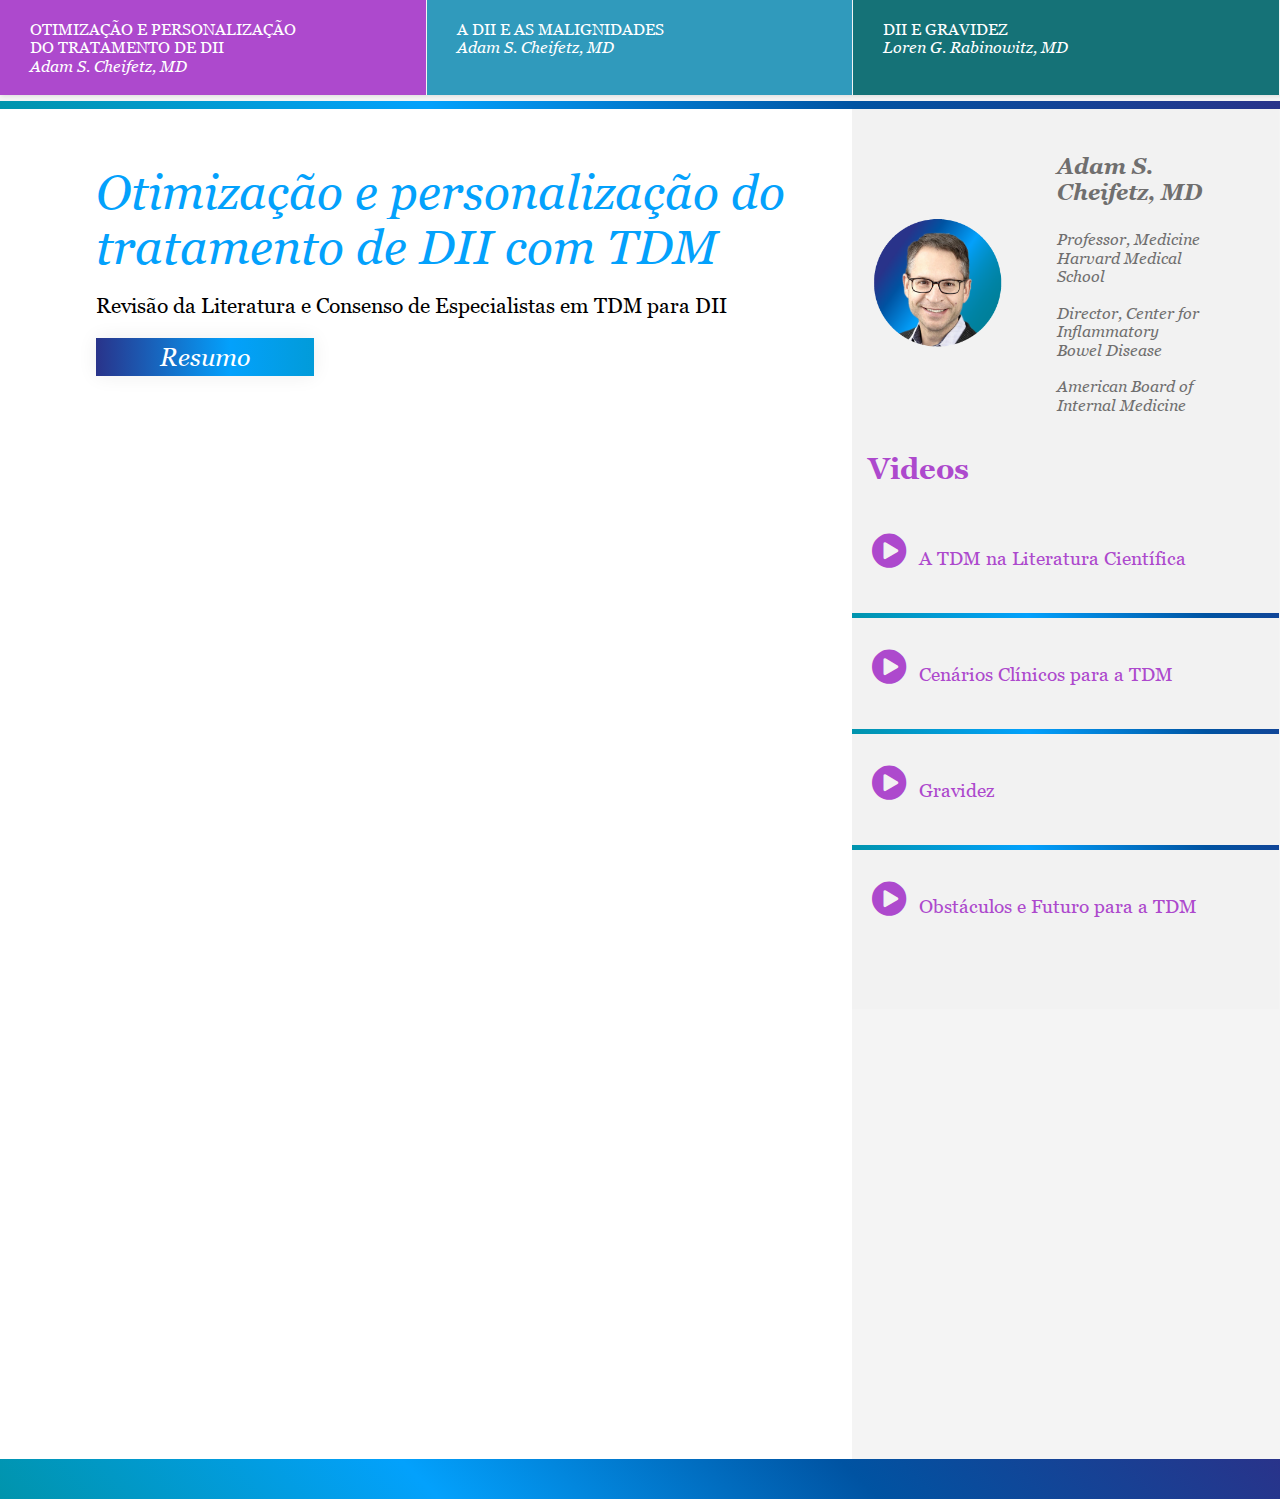
<file: index.html>
<!DOCTYPE html>
<html lang="en" >
<head>
  <meta charset="UTF-8">
  <meta http-equiv="X-UA-Compatible" content="IE=edge">
  <meta name="viewport" content="width=device-width, initial-scale=1.0">
  <meta name="keywords" content=" " />
  <!-- title -->
  <title>Otimização e personalização do tratamento de DII com TDM</title>

  <!-- Link css file -->
    <!-- Reset de Eric Meyer -->
    <!--<link rel="stylesheet" href="reset.css" type="text/css" />-->
    <link rel="stylesheet" href="assets/css/normalize.css" type="text/css" />
    <link rel="stylesheet" href="assets/css/style.css">

  <!-- Fonts -->
    <link rel="stylesheet" media="screen" href="assets/fonts/font-awesome/css/font-awesome.min.css" type="text/css" >
    <link rel="stylesheet" media="screen" href="assets/fonts/roboto/stylesheet-roboto.css" type="text/css"/>
    <link rel="stylesheet" media="screen" href="assets/fonts/georgia/stylesheet-georgia.css" type="text/css"/>


</head>
<body>
<!-- partial:index.partial.html -->
<header class="header">
  <a href="" class="title-responsive">Menu</a>
  <input class="menu-btn" type="checkbox" id="menu-btn" />
  <label class="menu-icon" for="menu-btn"><span class="navicon"></span></label>
  <ul class="menu">
    <li class="square-1"><a class="btn-txt active" href="index.html">INÍCIO<br><br></a></li>
    <li class="square-2"><a class="btn-txt" href="optimizing.html">RESUMO<br><br></a></li>
    <li class="square-3"><a class="btn-txt" href="cheifetz-1.html">OTIMIZAÇÃO E PERSONALIZAÇÃO<br>
                                                 DO TRATAMENTO DE DII<br>
                                                 <span style="font-style: italic;">Adam S. Cheifetz, MD</span></a></li>
    <li class="square-4"><a class="btn-txt" href="cheifetz-2.html">A DII E AS MALIGNIDADES<br>
                                                 <span style="font-style: italic;">Adam S. Cheifetz, MD</span><br><br></a></li>
    <li class="square-5"><a class="btn-txt" href="rabinowitz.html">DII E GRAVIDEZ<br>
                                                 <span style="font-style: italic;">Loren G. Rabinowitz, MD</span><br><br></a></li>
    <li class="square-6"><a class="btn-txt" href="video-1.html">VIDEOS<br><br></a></li>
                                                 
  </ul>
</header>
<!-- partial -->

    <!-- Main content -->
<div class="wrapper-1">
    <section class="container-fluid sect1">

      <div class="line1"></div>

        <div id="contents" class="side-left cont-mobile">

          <div class="cont2">

                <h1 class="title1">Otimização e personalização do <br>tratamento de DII com TDM</h1>
                <p class="txt2">Revisão da Literatura e Consenso de Especialistas em TDM para DII</p>
                <div class="container-btn btn-mobile">
                   <a class="btn btn-1" href="optimizing.html">Resumo
                   </a>
                </div>
                
          </div>    
        </div><!-- end contents -->

        <div id="sidebar">

                  <div class="griding-grid-two">
                      <div class="griding-grid-holder-3">
                         <div class="griding-wrapper-3"><img src="assets/img/acheifetz.png" alt="Cheifetz image"></div>
                      </div>
                        <div class="griding-grid-holder-2 bio">
                          <div class="griding-wrapper-2">
                              <p class="cv-cheifetz"><span class="name">Adam S. Cheifetz, MD</span>
                                  <span class="txt1">Professor, Medicine<br>
                                  Harvard Medical School<br><br>
                                  Director, Center for Inflammatory<br> 
                                  Bowel Disease<br><br>
                                  American Board of Internal Medicine</span>
                              </p>
                          </div>
                        </div>
                  </div>

                  <div class="griding-space-1"></div>
            
                  <div class="video-menu">
                    
                      <div class="griding-grid-one">
                        <h2 class="title6">Videos</h2>
                     </div>

                      <div class="griding-grid-one">
                          <div class="griding-grid-holder-2">
                            <div class="griding-wrapper-2 ">
                              <a class="video-btn" href="video-1.html">
                                <span class="video-title"><i class="fa fa-play-circle" aria-hidden="true"></i> A TDM na Literatura Científica</span>
                                </p>
                              </a>
                            </div>
                          </div>
                      </div>

                      <div class="line2"></div>

                      <div class="griding-grid-one">
                          <div class="griding-grid-holder-2">
                            <div class="griding-wrapper-2 ">
                              <a class="video-btn" href="video-2.html">
                                <span class="video-title"><i class="fa fa-play-circle" aria-hidden="true"></i> Cenários Clínicos para a TDM</span>
                              </a>
                            </div>
                          </div>
                      </div>

                      <div class="line2"></div>

                      <div class="griding-grid-one">
                          <div class="griding-grid-holder-2">
                            <div class="griding-wrapper-2 ">
                              <a class="video-btn" href="video-3.html">
                                <span class="video-title"><i class="fa fa-play-circle" aria-hidden="true"></i> Gravidez</span>
                              </a>
                            </div>
                          </div>
                      </div>

                      <div class="line2"></div>

                      <div class="griding-grid-one">
                          <div class="griding-grid-holder-2">
                            <div class="griding-wrapper-2 ">
                              <a class="video-btn" href="video-4.html">
                                <span class="video-title"><i class="fa fa-play-circle" aria-hidden="true"></i> Obstáculos e Futuro para a TDM</span>
                              </a>
                            </div>
                          </div>
                      </div>

                  </div><!-- end video-menu -->
           
        </div> <!-- end sidebar -->
    </section>
</div><!-- end wrapper-1 -->

<footer class="footer"> 
</footer>
  
</body>
</html>
</file>
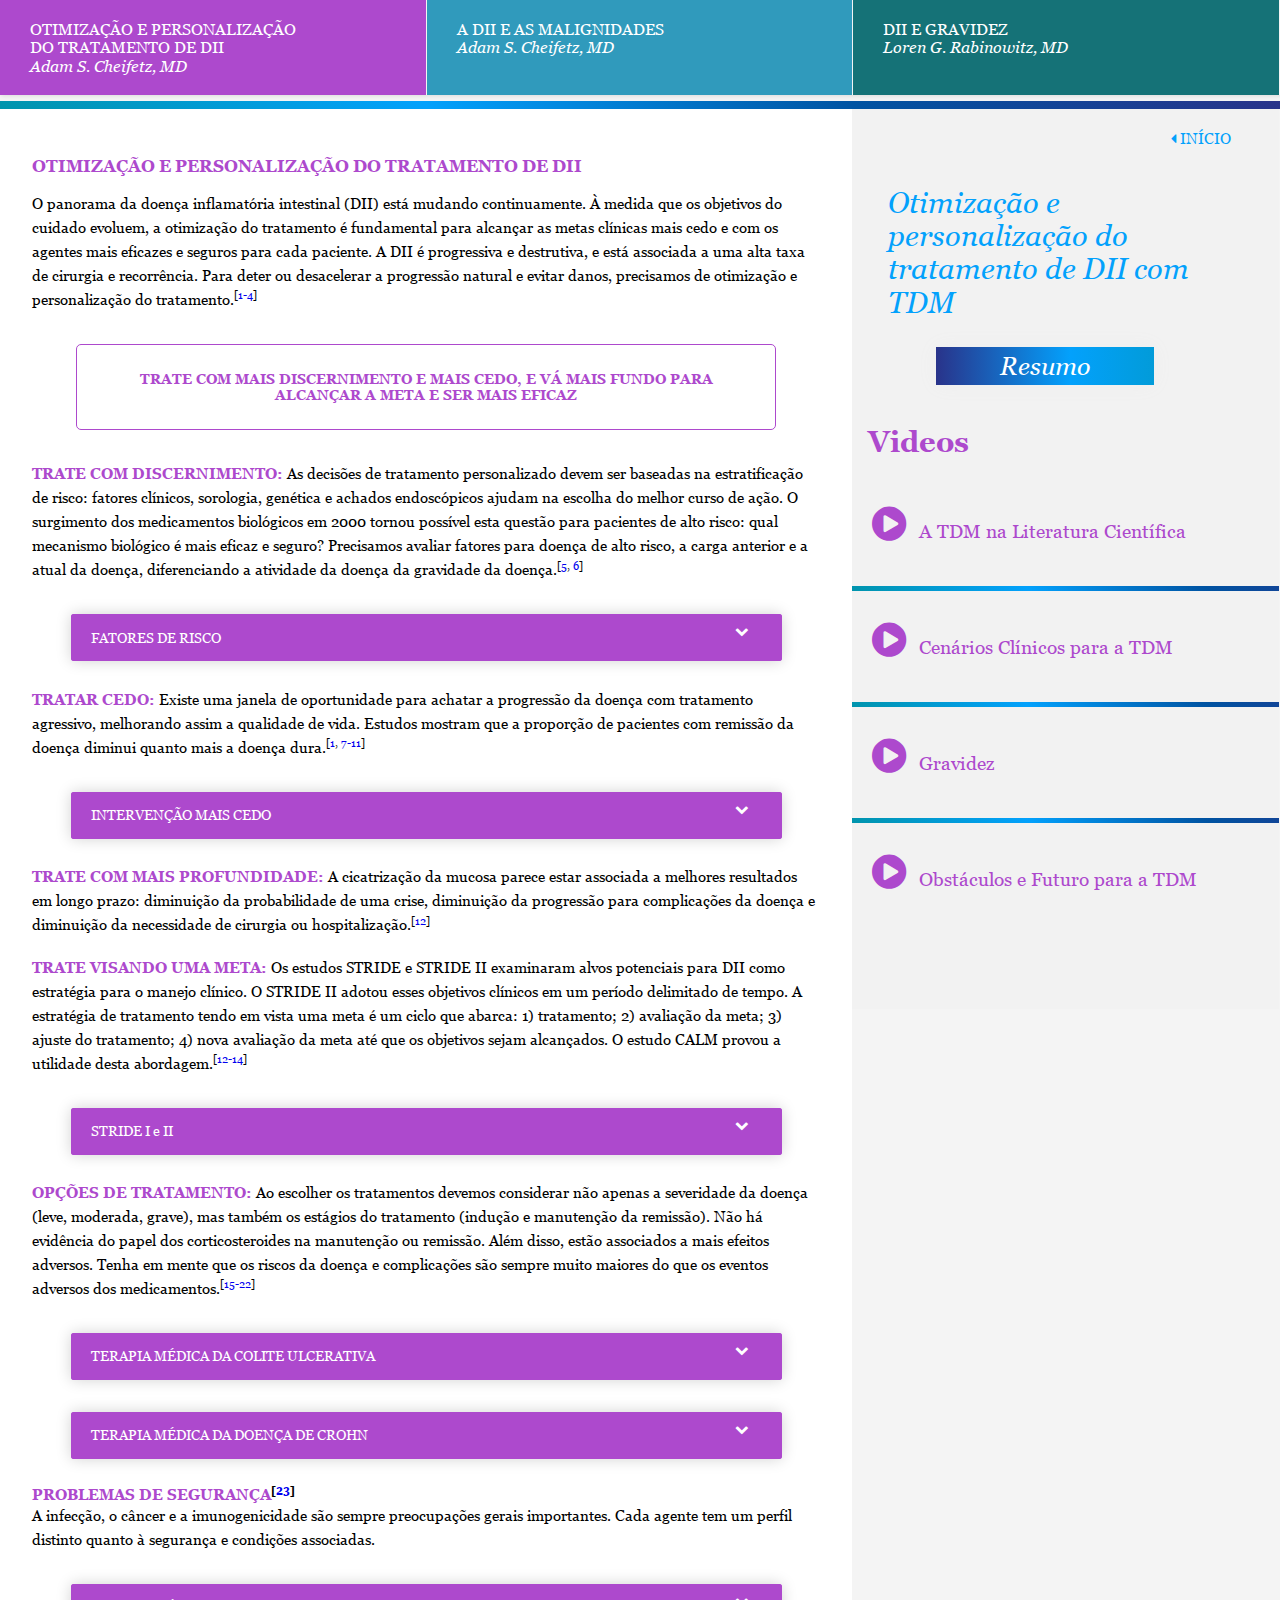
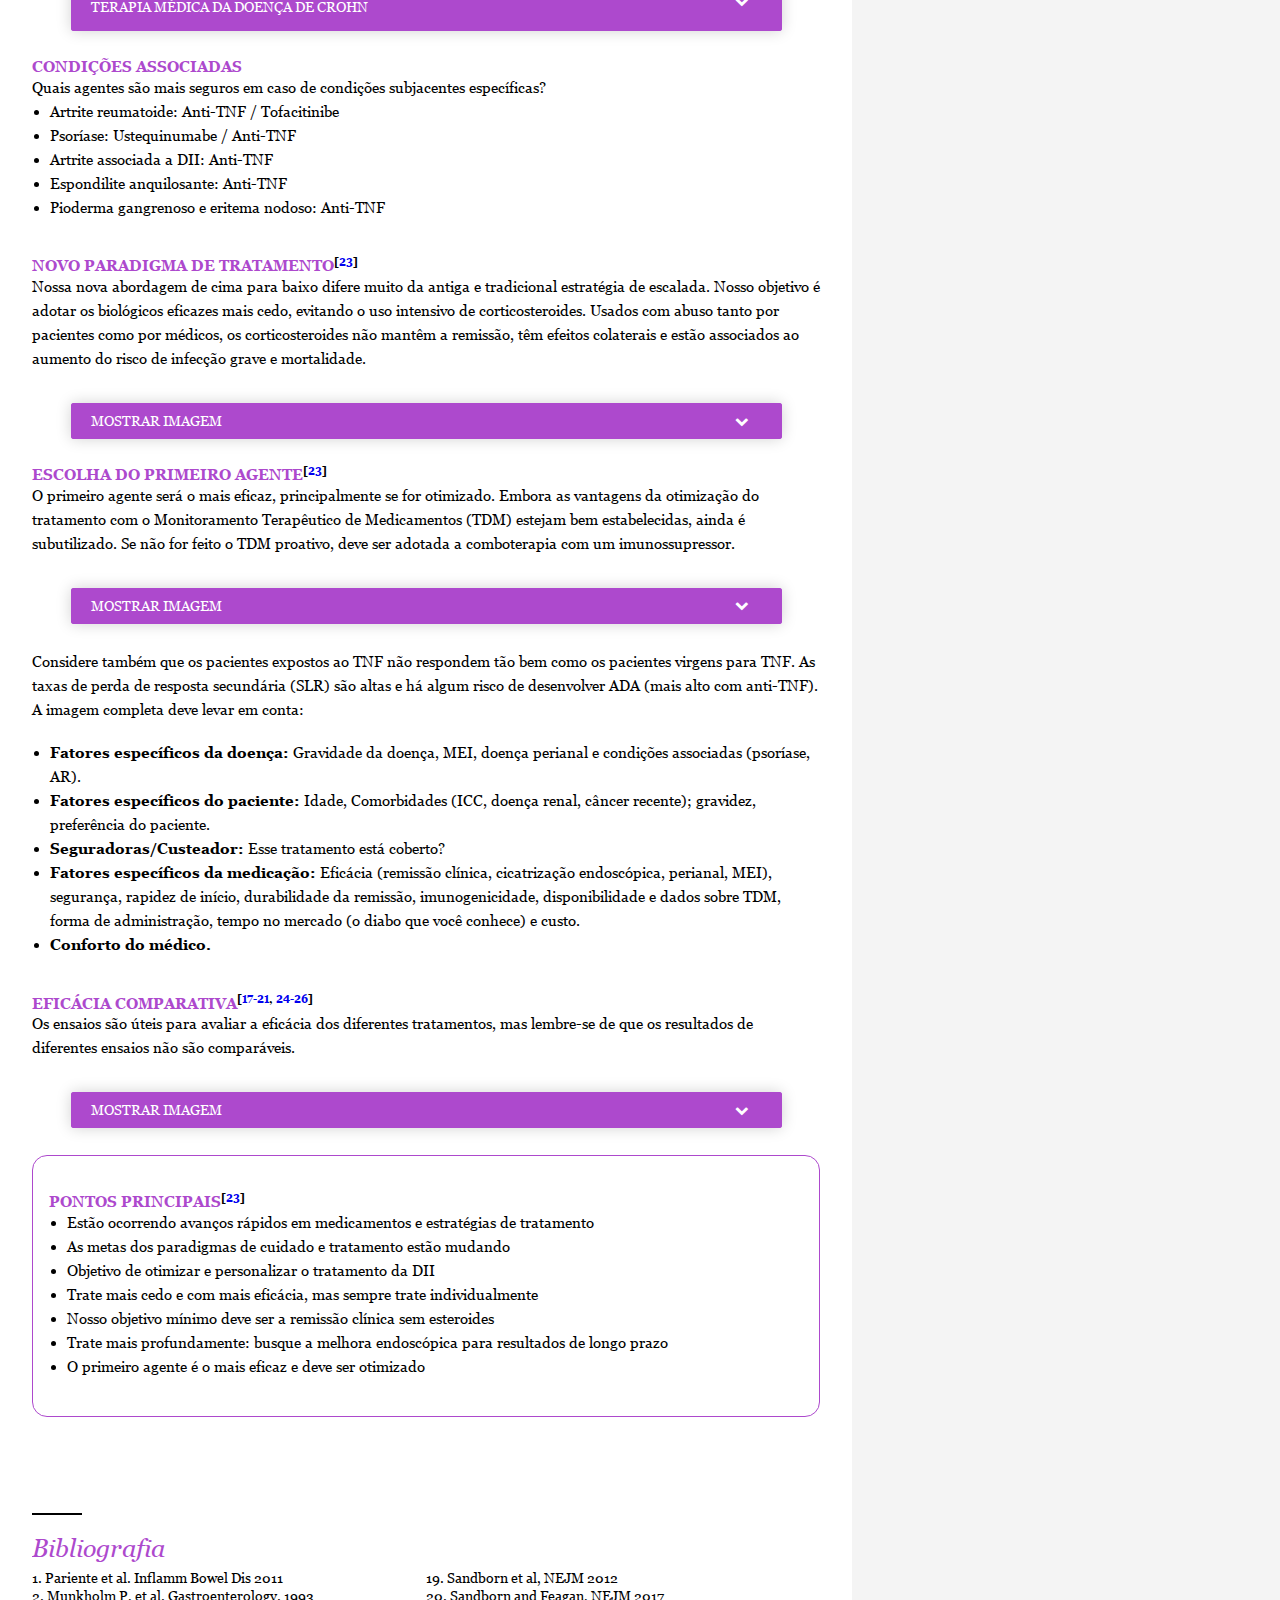
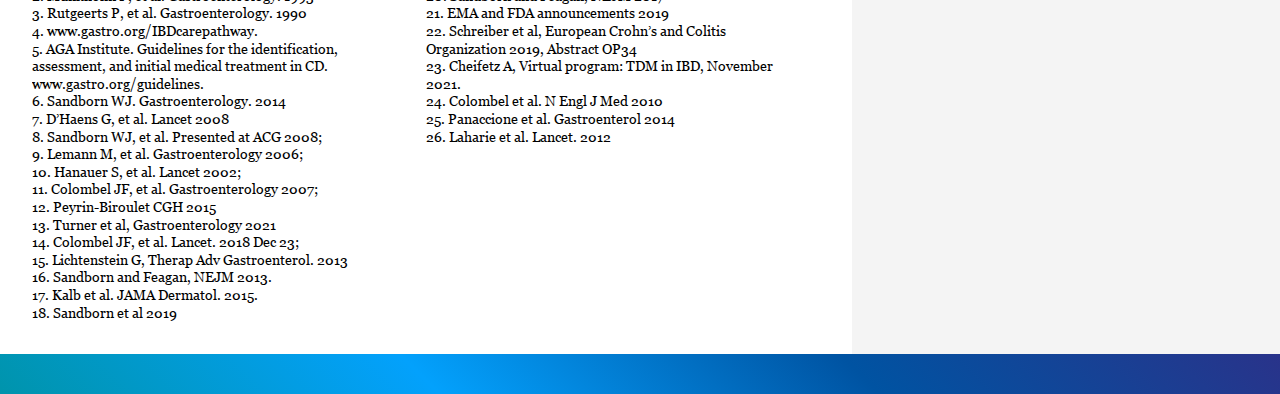
<file: cheifetz-1.html>
<!DOCTYPE html>
<html lang="en" >
<head>
  <meta charset="UTF-8">
  <meta http-equiv="X-UA-Compatible" content="IE=edge">
  <meta name="viewport" content="width=device-width, initial-scale=1.0">
  <meta name="keywords" content=" " />
  <!-- title -->
  <title>Otimização e personalização do tratamento de DII com TDM</title>

  <!-- Link css file -->
    <!-- Reset de Eric Meyer -->
    <!--<link rel="stylesheet" href="reset.css" type="text/css" />-->
    <link rel="stylesheet" href="assets/css/normalize.css" type="text/css" />
    <link rel="stylesheet" href="assets/css/style.css">

  <!-- Fonts -->
  <link rel="stylesheet" media="screen" href="assets/fonts/font-awesome/css/font-awesome.min.css" type="text/css" >
  <link rel="stylesheet" media="screen" href="assets/fonts/roboto/stylesheet-roboto.css" type="text/css"/>
  <link rel="stylesheet" media="screen" href="assets/fonts/georgia/stylesheet-georgia.css" type="text/css"/>  

</head>
<body>
<!-- partial:index.partial.html -->
<header class="header">
  <a href="" class="title-responsive">Menu</a>
  <input class="menu-btn" type="checkbox" id="menu-btn" />
  <label class="menu-icon" for="menu-btn"><span class="navicon"></span></label>
  <ul class="menu">
    <li class="square-1"><a class="btn-txt" href="index.html">INÍCIO<br><br></a></li>
    <li class="square-2"><a class="btn-txt" href="optimizing.html">RESUMO<br><br></a></li>
    <li class="square-3"><a class="btn-txt active" href="cheifetz-1.html">OTIMIZAÇÃO E PERSONALIZAÇÃO<br>
                                                 DO TRATAMENTO DE DII<br>
                                                 <span style="font-style: italic;">Adam S. Cheifetz, MD</span></a></li>
    <li class="square-4"><a class="btn-txt" href="cheifetz-2.html">A DII E AS MALIGNIDADES<br>
                                                 <span style="font-style: italic;">Adam S. Cheifetz, MD</span><br><br></a></li>
    <li class="square-5"><a class="btn-txt" href="rabinowitz.html">DII E GRAVIDEZ<br>
                                                 <span style="font-style: italic;">Loren G. Rabinowitz, MD</span><br><br></a></li>
    <li class="square-6"><a class="btn-txt" href="video-1.html">VIDEOS<br><br></a></li>
                                                 
  </ul>
</header>
<!-- partial -->

    <!-- Main content -->
<div class="wrapper-1">
    <section class="container-fluid sect1">
      <div class="line1"></div>

        <div id="contents" class="side-left">

          <h4 class="title4">OTIMIZAÇÃO E PERSONALIZAÇÃO DO TRATAMENTO DE DII</h4>

          <p class="txt-cheif">O panorama da doença inflamatória intestinal (DII) está mudando continuamente. À medida que os objetivos do cuidado evoluem, a otimização do tratamento é fundamental para alcançar as metas clínicas mais cedo e com os agentes mais eficazes e seguros para cada paciente. A DII é progressiva e destrutiva, e está associada a uma alta taxa de cirurgia e recorrência. Para deter ou desacelerar a progressão natural e evitar danos, precisamos de otimização e personalização do tratamento.<sup>[<a href=#biblo-ref-1>1-4</a>]</sup>
          </p>

          <div class="highlight">
            <p class="txt-highlight">TRATE COM MAIS DISCERNIMENTO E MAIS CEDO, E VÁ MAIS FUNDO PARA ALCANÇAR A META E SER MAIS EFICAZ</p>
          </div>


          <span class="title5">TRATE COM DISCERNIMENTO: </span> <span class="txt-cheif">As decisões de tratamento personalizado devem ser baseadas na estratificação de risco: fatores clínicos, sorologia, genética e achados endoscópicos ajudam na escolha do melhor curso de ação. O surgimento dos medicamentos biológicos em 2000 tornou possível esta questão para pacientes de alto risco: qual mecanismo biológico é mais eficaz e seguro? Precisamos avaliar fatores para doença de alto risco, a carga anterior e a atual da doença, diferenciando a atividade da doença da gravidade da doença.<sup>[<a href=#biblo-ref-5>5</a>, <a href=#biblo-ref-6>6</a>]</sup>
          </span>  
          
          <div class="wrapper">
              <!-- Sub Heading 1b -->
                  <div class="child-tab child-tab1">
                    <input type="checkbox" name="sub-tab" id="tab-6a">
                    <label class="labeltab-child" for="tab-6a">
                      <span class="labeltab-child1">FATORES DE RISCO</span>
                      <div class="icon"><i class="fa fa-chevron-down i2" aria-hidden="true"></i></div>
                    </label>
                    <div class="sub-content">
                        
                        <div class="griding-grid-one-graph">
                            
                                <div class="graph1"><img src="assets/img/graph1.png"></div>
                            
                        </div><!-- end griding-grid -->
                    </div><!-- end sub-content -->

                  </div><!-- end child-tab -->
            </div><!-- end wrapper --><br>
            
            <span class="title5">TRATAR CEDO:</span> <span class="txt-cheif">Existe uma janela de oportunidade para achatar a progressão da doença com tratamento agressivo, melhorando assim a qualidade de vida. Estudos mostram que a proporção de pacientes com remissão da doença diminui quanto mais a doença dura.<sup>[<a href=#biblo-ref-1>1</a>, <a href=#biblo-ref-7>7-11</a>]</sup>
            </span> 

            <div class="wrapper">
              <!-- Sub Heading 1b -->
                  <div class="child-tab child-tab1">
                    <input type="checkbox" name="sub-tab" id="tab-7">
                    <label class="labeltab-child" for="tab-7">
                      <span class="labeltab-child1">INTERVENÇÃO MAIS CEDO</span>
                      <div class="icon"><i class="fa fa-chevron-down i2" aria-hidden="true"></i></div>
                    </label>
                    <div class="sub-content">
                        <div class="griding-grid-one-graph">
                            
                                <div class="graph1"><img src="assets/img/graph2.png"></div>
                            
                        </div><!-- end griding-grid -->
                    </div><!-- end sub-content -->

                  </div><!-- end child-tab -->
            </div><!-- end wrapper --><br>

            <span class="title5">TRATE COM MAIS PROFUNDIDADE:</span> <span class="txt-cheif">A cicatrização da mucosa parece estar associada a melhores resultados em longo prazo: diminuição da probabilidade de uma crise, diminuição da progressão para complicações da doença e diminuição da necessidade de cirurgia ou hospitalização.<sup>[<a href=#biblo-ref-12>12</a>]</sup>
            </span><br><br>

            <span class="title5">TRATE VISANDO UMA META:</span> <span class="txt-cheif">Os estudos STRIDE e STRIDE II examinaram alvos potenciais para DII como estratégia para o manejo clínico. O STRIDE II adotou esses objetivos clínicos em um período delimitado de tempo. A estratégia de tratamento tendo em vista uma meta é um ciclo que abarca: 1) tratamento; 2) avaliação da meta; 3) ajuste do tratamento; 4) nova avaliação da meta até que os objetivos sejam alcançados. O estudo CALM provou a utilidade desta abordagem.<sup>[<a href=#biblo-ref-12>12-14</a>]</sup>
            </span>

            <div class="wrapper">
              <!-- Sub Heading 1b -->
                  <div class="child-tab child-tab1">
                    <input type="checkbox" name="sub-tab" id="tab-8">
                    <label class="labeltab-child" for="tab-8">
                      <span class="labeltab-child1">STRIDE I e II</span>
                      <div class="icon"><i class="fa fa-chevron-down i2" aria-hidden="true"></i></div>
                    </label>
                    <div class="sub-content">
                        <div class="txt-graph">Avaliar resultados cada 3 -6 meses até a remissão; então, a cada 6 - 12 meses</div>
                        <div class="griding-grid-one-graph">
                            
                                <div class="graph1"><img src="assets/img/graph3.png"></div>
                            
                        </div><!-- end griding-grid -->

                        <div class="griding-grid-one-graph">
                            
                                <div class="graph1"><img src="assets/img/graph4.png"></div><br>
                            
                        </div><!-- end griding-grid -->
                          <div class="txt-graph">Não trate a DII de modo diferente durante a pandemia de Covid-19</div>
                    </div><!-- end sub-content -->

                  </div><!-- end child-tab -->
            </div><!-- end wrapper --><br>

            <span class="title5">OPÇÕES DE TRATAMENTO:</span> <span class="txt-cheif">Ao escolher os tratamentos devemos considerar não apenas a severidade da doença (leve, moderada, grave), mas também os estágios do tratamento (indução e manutenção da remissão). Não há evidência do papel dos corticosteroides na manutenção ou remissão. Além disso, estão associados a mais efeitos adversos. Tenha em mente que os riscos da doença e complicações são sempre muito maiores do que os eventos adversos dos medicamentos.<sup>[<a href=#biblo-ref-15>15-22</a>]</sup>
            </span>

            <div class="wrapper">
              <!-- Sub Heading 1b -->
                  <div class="child-tab child-tab1">
                    <input type="checkbox" name="sub-tab" id="tab-9">
                    <label class="labeltab-child" for="tab-9">
                      <span class="labeltab-child1">TERAPIA MÉDICA DA COLITE ULCERATIVA</span>
                      <div class="icon"><i class="fa fa-chevron-down i2" aria-hidden="true"></i></div>
                    </label>
                    <div class="sub-content">
                        <div class="griding-grid-one-graph">
                            
                                <div class="graph1"><img src="assets/img/graph5.png"></div>
                            
                        </div><!-- end griding-grid -->
                    </div><!-- end sub-content -->

                  </div><!-- end child-tab -->
            </div><!-- end wrapper -->

            <div class="wrapper">
              <!-- Sub Heading 1b -->
                  <div class="child-tab child-tab1">
                    <input type="checkbox" name="sub-tab" id="tab-10">
                    <label class="labeltab-child" for="tab-10">
                      <span class="labeltab-child1">TERAPIA MÉDICA DA DOENÇA DE CROHN</span>
                      <div class="icon"><i class="fa fa-chevron-down i2" aria-hidden="true"></i></div>
                    </label>
                    <div class="sub-content">
                        <div class="griding-grid-one-graph">
                            
                                <div class="graph1"><img src="assets/img/graph6.png"></div>
                            
                        </div><!-- end griding-grid -->
                    </div><!-- end sub-content -->

                  </div><!-- end child-tab -->
            </div><!-- end wrapper --><br>

            <span class="title5">PROBLEMAS DE SEGURANÇA<sup>[<a href=#biblo-ref-23>23</a>]</sup></span><br> <span class="txt-cheif">A infecção, o câncer e a imunogenicidade são sempre preocupações gerais importantes. Cada agente tem um perfil distinto quanto à segurança e condições associadas.
            </span>

            <div class="wrapper">
              <!-- Sub Heading 1b -->
                  <div class="child-tab child-tab1">
                    <input type="checkbox" name="sub-tab" id="tab-11">
                    <label class="labeltab-child" for="tab-11">
                      <span class="labeltab-child1">TERAPIA MÉDICA DA DOENÇA DE CROHN</span>
                      <div class="icon"><i class="fa fa-chevron-down i2" aria-hidden="true"></i></div>
                    </label>
                    <div class="sub-content">
                        <div class="griding-grid-one-graph">
                            
                                <div class="graph1"><img src="assets/img/graph7.png"></div>
                            
                        </div><!-- end griding-grid -->
                    </div><!-- end sub-content -->

                  </div><!-- end child-tab -->
            </div><!-- end wrapper --><br>

            <span class="title5">CONDIÇÕES ASSOCIADAS</span><br>
            <span class="txt-cheif">Quais agentes são mais seguros em caso de condições subjacentes específicas?
            </span>
            <ul class="list">
              <li>Artrite reumatoide: Anti-TNF / Tofacitinibe</li>
              <li>Psoríase: Ustequinumabe / Anti-TNF</li>
              <li>Artrite associada a DII: Anti-TNF</li>
              <li>Espondilite anquilosante: Anti-TNF</li>
              <li>Pioderma gangrenoso e eritema nodoso: Anti-TNF</li>
            </ul><br><br>

            <span class="title5">NOVO PARADIGMA DE TRATAMENTO<sup>[<a href=#biblo-ref-23>23</a>]</sup></span><br>
            <span class="txt-cheif">Nossa nova abordagem de cima para baixo difere muito da antiga e tradicional estratégia de escalada. Nosso objetivo é adotar os biológicos eficazes mais cedo, evitando o uso intensivo de corticosteroides. Usados com abuso tanto por pacientes como por médicos, os corticosteroides não mantêm a remissão, têm efeitos colaterais e estão associados ao aumento do risco de infecção grave e mortalidade.
            </span>

            <div class="wrapper">
              <!-- Sub Heading 1b -->
                  <div class="child-tab child-tab-sm child-tab1">
                    <input type="checkbox" name="sub-tab" id="tab-12">
                    <label class="labeltab-child" for="tab-12">
                      <span class="labeltab-child1">MOSTRAR IMAGEM</span>
                      <div class="icon i3"><i class="fa fa-chevron-down" aria-hidden="true"></i></div>
                    </label>
                    <div class="sub-content">
                        <div class="griding-grid-one-graph">
                            
                                <div class="graph1"><img src="assets/img/graph8.png"></div>
                            
                        </div><!-- end griding-grid -->
                    </div><!-- end sub-content -->

                  </div><!-- end child-tab -->
            </div><!-- end wrapper --><br>

            <span class="title5">ESCOLHA DO PRIMEIRO AGENTE<sup>[<a href=#biblo-ref-23>23</a>]</sup></span><br>
            <span class="txt-cheif">O primeiro agente será o mais eficaz, principalmente se for otimizado. Embora as vantagens da otimização do tratamento com o Monitoramento Terapêutico de Medicamentos (TDM) estejam bem estabelecidas, ainda é subutilizado. Se não for feito o TDM proativo, deve ser adotada a comboterapia com um imunossupressor.
            </span>


            <div class="wrapper">
              <!-- Sub Heading 1b -->
                  <div class="child-tab child-tab-sm child-tab1">
                    <input type="checkbox" name="sub-tab" id="tab-13">
                    <label class="labeltab-child" for="tab-13">
                      <span class="labeltab-child1">MOSTRAR IMAGEM</span>
                      <div class="icon i3"><i class="fa fa-chevron-down" aria-hidden="true"></i></div>
                    </label>
                    <div class="sub-content">
                        <div class="griding-grid-one-graph">
                            
                                  <ul class="txt-list">
                                    <li class="title-list">BENEFÍCIOS DO TDM PROATIVO</li>
                                    <li>Otimiza a terapia biológica para alcançar um limite de concentração do medicamento.</li>
                                    <li>Associado a melhores resultados se comparada à otimização empírica e/ou TDM reativo da terapia anti-TNF.</li>
                                    <li>Recomendado para diminuir ou interromper o uso do infliximabe em remissão clínica.</li>
                                    <li>Otimiza a monoterapia com infliximabe em vez de terapia combinada com IMM.</li>
                                  </ul><br><br>
                            
                        </div><!-- end griding-grid -->
                    </div><!-- end sub-content -->

                  </div><!-- end child-tab -->
            </div><!-- end wrapper --><br>

            <span class="txt-cheif">Considere também que os pacientes expostos ao TNF não respondem tão bem como os pacientes virgens para TNF. As taxas de perda de resposta secundária (SLR) são altas e há algum risco de desenvolver ADA (mais alto com anti-TNF). A imagem completa deve levar em conta:
            </span><br><br>
            <ul class="list">
              <li><span style="font-weight:bold;">Fatores específicos da doença:</span> Gravidade da doença, MEI, doença perianal e condições associadas (psoríase, AR).</li>
              <li><span style="font-weight:bold;">Fatores específicos do paciente:</span> Idade, Comorbidades (ICC, doença renal, câncer recente); gravidez, preferência do paciente.</li>
              <li><span style="font-weight:bold;">Seguradoras/Custeador:</span> Esse tratamento está coberto?</li>
              <li><span style="font-weight:bold;">Fatores específicos da medicação:</span> Eficácia (remissão clínica, cicatrização endoscópica, perianal, MEI), segurança, rapidez de início, durabilidade da remissão, imunogenicidade, disponibilidade e dados sobre TDM, forma de administração, tempo no mercado (o diabo que você conhece) e custo.</li>
              <li><span style="font-weight:bold;">Conforto do médico.</span></li>
            </ul><br><br>

            <span class="title5">EFICÁCIA COMPARATIVA<sup>[<a href=#biblo-ref-17>17-21</a>, <a href=#biblo-ref-24>24-26</a>]</sup></span><br>
            <span class="txt-cheif">Os ensaios são úteis para avaliar a eficácia dos diferentes tratamentos, mas lembre-se de que os resultados de diferentes ensaios não são comparáveis.
            </span>

            <div class="wrapper">
              <!-- Sub Heading 1b -->
                  <div class="child-tab child-tab-sm child-tab1">
                    <input type="checkbox" name="sub-tab" id="tab-14">
                    <label class="labeltab-child" for="tab-14">
                      <span class="labeltab-child1">MOSTRAR IMAGEM</span>
                      <div class="icon i3"><i class="fa fa-chevron-down" aria-hidden="true"></i></div>
                    </label>
                    <div class="sub-content">
                        <div class="griding-grid-one-graph">
                                  <div class="griding-space-2"></div>
                                  <ul class="txt-list griding-space-2">
                                    <li>SONIC (Combinação de infliximabe + azatioprina > infliximabe> azatioprina em DC virgem).</li>
                                    <li>UC-SUCCESS (Combinação de infliximabe + azatioprina > infliximabe ou azatioprina em curto prazo em CU).</li>
                                    <li>CYSIF (ciclosporina = infliximabe em CU grave refratária a esteroides)<br>
                                        <strong>Vedolizumabe é mais eficaz do que adalimumabe para CU moderada a grave virgem de biológicos (remissão clínica 31,3% vs. 22,5%). Ustequinumabe e adalimumabe são igualmente eficazes para DC moderada a grave. Anti-TNF, vedolizumabe, ustequinumabe, ozanimode e tofacitinibe parecem ter eficácia razoável para as indicações testadas</strong>
                                    </li>
                                    <li>Revisão sistemática e meta-análises de rede
                                        <ul class="txt-list2">
                                          <li>Infliximabe e vedolizumabe parecem ser mais eficazes como agentes de primeira linha para CU</li>
                                          <li>Infliximabe e adalimumabe parecem mais eficazes como agentes de primeira linha para DC</li> 
                                        </ul>
                                    </li>
                                  </ul><br><br>
                            
                        </div><!-- end griding-grid -->
                    </div><!-- end sub-content -->

                  </div><!-- end child-tab -->
            </div><!-- end wrapper --><br>
            
            <div class="borderbox">
              <span class="title5">PONTOS PRINCIPAIS<sup>[<a href=#biblo-ref-23>23</a>]</sup></span><br>
              <ul class="list">
                <li>Estão ocorrendo avanços rápidos em medicamentos e estratégias de tratamento</li>
                <li>As metas dos paradigmas de cuidado e tratamento estão mudando</li>
                <li>Objetivo de otimizar e personalizar o tratamento da DII</li>
                <li>Trate mais cedo e com mais eficácia, mas sempre trate individualmente</li>
                <li>Nosso objetivo mínimo deve ser a remissão clínica sem esteroides</li>
                <li>Trate mais profundamente: busque a melhora endoscópica para resultados de longo prazo</li>
                <li>O primeiro agente é o mais eficaz e deve ser otimizado</li>
              </ul><br><br>
            </div>
            


        <div class="col-left">
          <div class="bibliografia1">
           <div class="line3"></div>
           <p class="biblio-title">Bibliografia</p>
            <ul class="biblio2">
              <li id="biblo-ref-1">1. Pariente et al. Inflamm Bowel Dis 2011</li> 
              <li id="biblo-ref-2">2. Munkholm P, et al. Gastroenterology. 1993</li>
              <li id="biblo-ref-3">3. Rutgeerts P, et al. Gastroenterology. 1990</li>
              <li id="biblo-ref-4">4. www.gastro.org/IBDcarepathway.</li>
              <li id="biblo-ref-5">5. AGA Institute. Guidelines for the identification, assessment, and initial medical treatment in CD. www.gastro.org/guidelines.</li>
              <li id="biblo-ref-6">6. Sandborn WJ. Gastroenterology. 2014</li>
              <li id="biblo-ref-7">7. D’Haens G, et al. Lancet 2008</li>
              <li id="biblo-ref-8">8. Sandborn WJ, et al. Presented at ACG 2008;</li>
              <li id="biblo-ref-9">9. Lemann M, et al. Gastroenterology 2006;</li>
              <li id="biblo-ref-10">10. Hanauer S, et al. Lancet 2002;</li>
              <li id="biblo-ref-11">11. Colombel JF, et al. Gastroenterology 2007;</li>
              <li id="biblo-ref-12">12. Peyrin-Biroulet CGH 2015</li>
              <li id="biblo-ref-13">13. Turner et al, Gastroenterology 2021</li>
              <li id="biblo-ref-14">14. Colombel JF, et al. Lancet. 2018 Dec 23;</li>
              <li id="biblo-ref-15">15. Lichtenstein G, Therap Adv Gastroenterol. 2013</li>
              <li id="biblo-ref-16">16. Sandborn and Feagan, NEJM 2013.</li>
              <li id="biblo-ref-17">17. Kalb et al. JAMA Dermatol. 2015.</li>
              <li id="biblo-ref-18">18. Sandborn et al 2019</li>
            </ul>  
          </div>
        </div>

        <div class="col-right">
          <div class="bibliografia2">
            <ul class="biblio2">
              <li id="biblo-ref-19">19. Sandborn et al, NEJM 2012</li>
              <li id="biblo-ref-20">20. Sandborn and Feagan, NEJM 2017</li>
              <li id="biblo-ref-21">21. EMA and FDA announcements 2019</li>
              <li id="biblo-ref-22">22. Schreiber et al, European Crohn’s and Colitis Organization 2019, Abstract OP34</li>
              <li id="biblo-ref-23">23. Cheifetz A, Virtual program: TDM in IBD, November 2021.</li>
              <li id="biblo-ref-24">24. Colombel et al. N Engl J Med 2010</li>
              <li id="biblo-ref-25">25. Panaccione et al. Gastroenterol 2014</li>
              <li id="biblo-ref-26">26. Laharie et al. Lancet. 2012</li>
            </ul>
          </div>
         </div>
        </div><!-- end contents -->
        

        <div id="sidebar">

          <div class="griding-grid-one-icon">
              <div class="griding-grid-holder-2">
                  <div class="griding-wrapper-2 ">
                      <a class="btn-inicio" href="index.html">
                        <i class="fa fa-caret-left " aria-hidden="true"></i> INÍCIO
                      </a>
                  </div>
              </div>
          </div>

          <div class="griding-grid-two">
                <div class="griding-grid-holder-2 bio">

                    <div class="griding-wrapper-2">
                        <a class="title-opt" href="index.html">  
                          <h1 class="title1-aside">Otimização e personalização do tratamento de DII com TDM</h1>
                        </a>
                    </div>

                    <div class="container-btn btn-summary">
                        <a class="btn btn-1" href="optimizing.html">Resumo</a>
                    </div>

                </div>
          </div>

          <div class="griding-space-1"></div>
            
            <div class="video-menu">
                <div class="griding-grid-one">
                   <h2 class="title6">Videos</h2>
                </div>
                <div class="griding-grid-one">
                    <div class="griding-grid-holder-2">
                      <div class="griding-wrapper-2 ">
                        <a class="video-btn" href="video-1.html">
                          <span class="video-title"><i class="fa fa-play-circle" aria-hidden="true"></i> A TDM na Literatura Científica</span>
                          </p>
                        </a>
                      </div>
                    </div>
                </div>

                <div class="line2"></div>

                <div class="griding-grid-one">
                    <div class="griding-grid-holder-2">
                      <div class="griding-wrapper-2 ">
                        <a class="video-btn" href="video-2.html">
                          <span class="video-title"><i class="fa fa-play-circle" aria-hidden="true"></i> Cenários Clínicos para a TDM</span>
                        </a>
                      </div>
                    </div>
                </div>

                <div class="line2"></div>

                <div class="griding-grid-one">
                    <div class="griding-grid-holder-2">
                      <div class="griding-wrapper-2 ">
                        <a class="video-btn" href="video-3.html">
                          <span class="video-title"><i class="fa fa-play-circle" aria-hidden="true"></i> Gravidez</span>
                        </a>
                      </div>
                    </div>
                </div>

                <div class="line2"></div>

                <div class="griding-grid-one">
                    <div class="griding-grid-holder-2">
                      <div class="griding-wrapper-2 ">
                        <a class="video-btn" href="video-4.html">
                          <span class="video-title"><i class="fa fa-play-circle" aria-hidden="true"></i> Obstáculos e Futuro para a TDM</span>
                        </a>
                      </div>
                    </div>
                </div>

            </div><!-- end video-menu -->

        </div> <!-- end sidebar -->
    </section>
</div><!-- end wrapper-1 -->

<footer class="footer"> 
</footer>
  
</body>
</html>
</file>
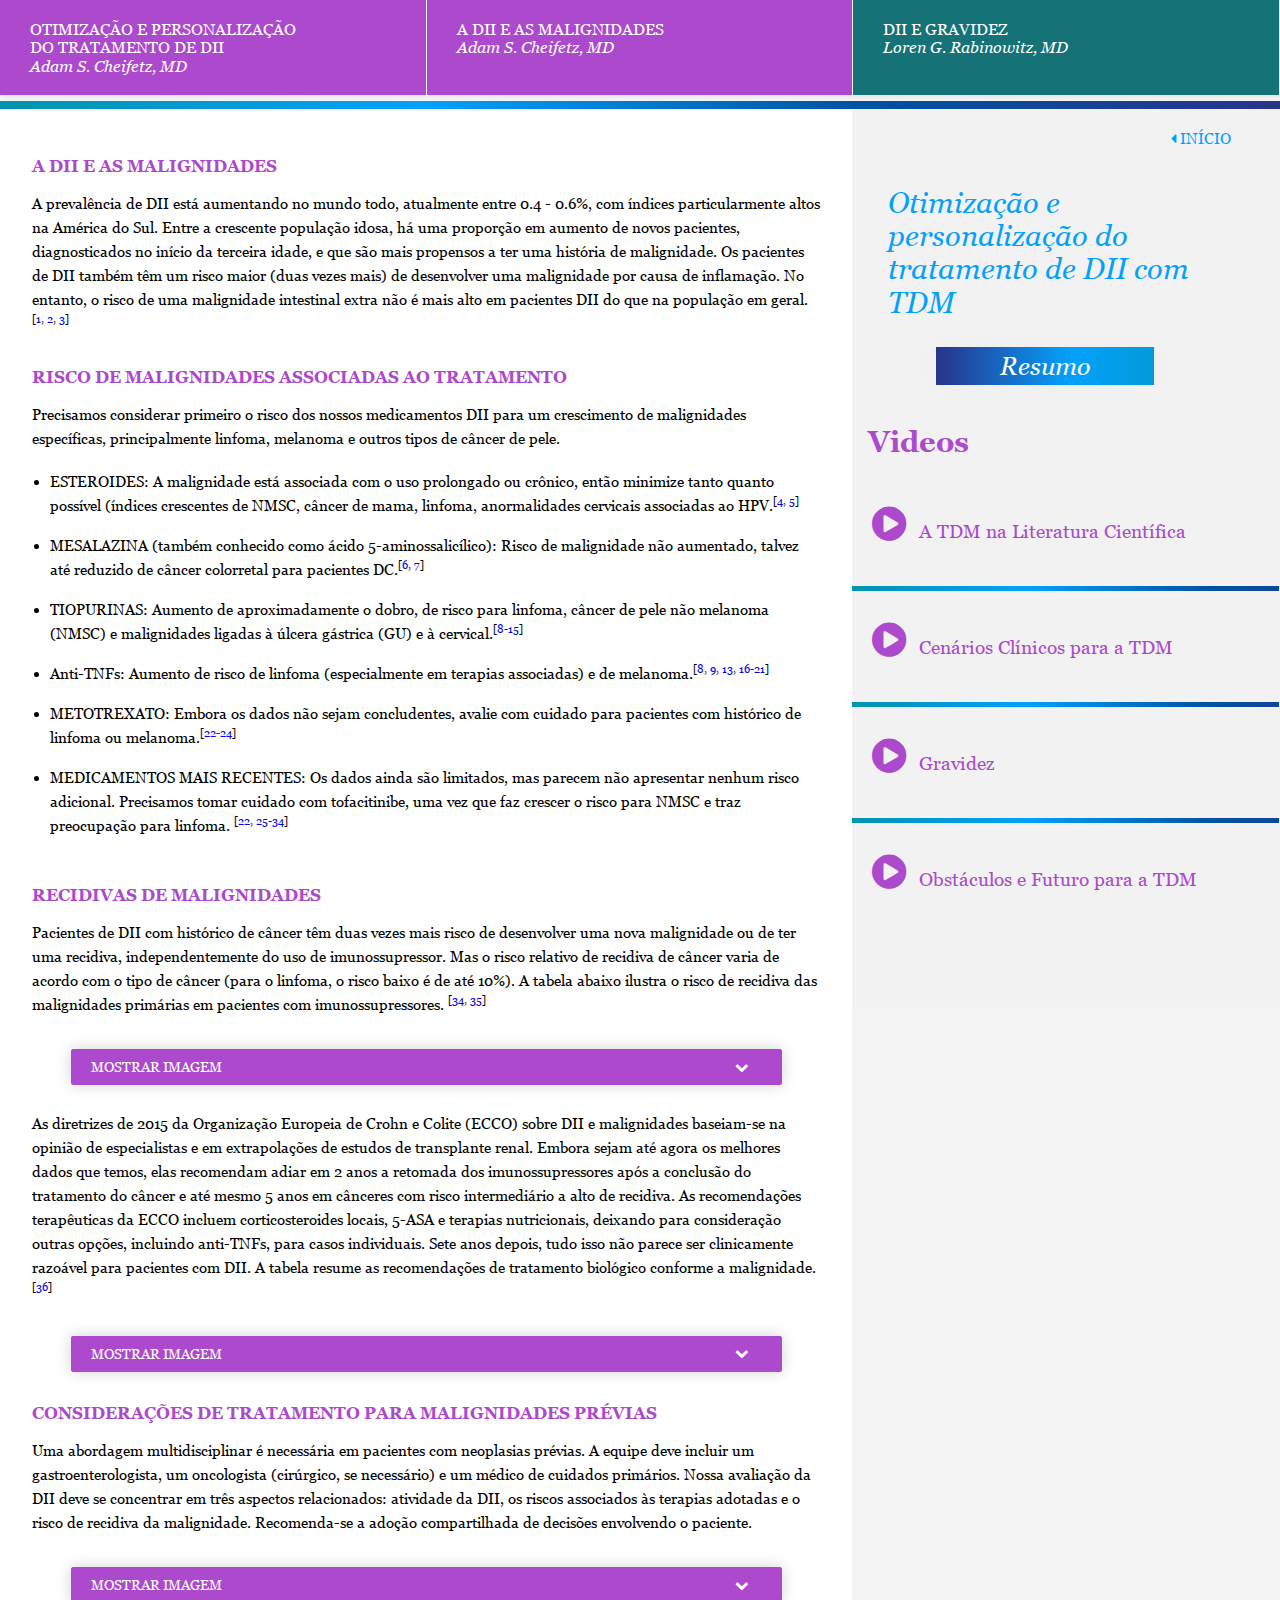
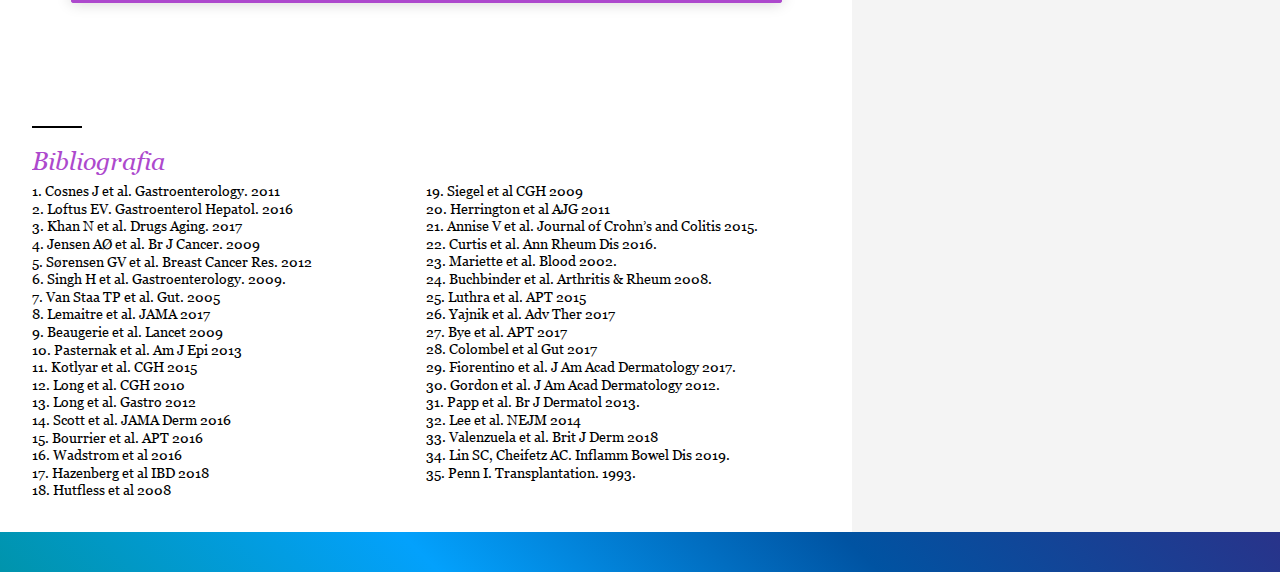
<file: cheifetz-2.html>
<!DOCTYPE html>
<html lang="en" >
<head>
  <meta charset="UTF-8">
  <meta http-equiv="X-UA-Compatible" content="IE=edge">
  <meta name="viewport" content="width=device-width, initial-scale=1.0">
  <meta name="keywords" content=" " />
  <!-- title -->
  <title>Otimização e personalização do tratamento de DII com TDM</title>

  <!-- Link css file -->
    <!-- Reset de Eric Meyer -->
    <!--<link rel="stylesheet" href="reset.css" type="text/css" />-->
    <link rel="stylesheet" href="assets/css/normalize.css" type="text/css" />
    <link rel="stylesheet" href="assets/css/style.css">

  <!-- Fonts -->
  <link rel="stylesheet" media="screen" href="assets/fonts/font-awesome/css/font-awesome.min.css" type="text/css" >
  <link rel="stylesheet" media="screen" href="assets/fonts/roboto/stylesheet-roboto.css" type="text/css"/>
  <link rel="stylesheet" media="screen" href="assets/fonts/georgia/stylesheet-georgia.css" type="text/css"/>  

</head>
<body>
<!-- partial:index.partial.html -->
<header class="header">
  <a href="" class="title-responsive">Menu</a>
  <input class="menu-btn" type="checkbox" id="menu-btn" />
  <label class="menu-icon" for="menu-btn"><span class="navicon"></span></label>
  <ul class="menu">
    <li class="square-1"><a class="btn-txt" href="index.html">INÍCIO<br><br></a></li>
    <li class="square-2"><a class="btn-txt" href="optimizing.html">RESUMO<br><br></a></li>
    <li class="square-3"><a class="btn-txt" href="cheifetz-1.html">OTIMIZAÇÃO E PERSONALIZAÇÃO<br>
                                                 DO TRATAMENTO DE DII<br>
                                                 <span style="font-style: italic;">Adam S. Cheifetz, MD</span></a></li>
    <li class="square-4"><a class="btn-txt active" href="cheifetz-2.html">A DII E AS MALIGNIDADES<br>
                                                 <span style="font-style: italic;">Adam S. Cheifetz, MD</span><br><br></a></li>
    <li class="square-5"><a class="btn-txt" href="rabinowitz.html">DII E GRAVIDEZ<br>
                                                 <span style="font-style: italic;">Loren G. Rabinowitz, MD</span><br><br></a></li>
    <li class="square-6"><a class="btn-txt" href="video-1.html">VIDEOS<br><br></a></li>
                                                 
  </ul>
</header>
<!-- partial -->

<!-- Main content -->
<div class="wrapper-1">
    <section class="container-fluid sect1">
      <div class="line1"></div>

        <div id="contents" class="side-left">

          <h4 class="title4">A DII E AS MALIGNIDADES</h4>

          <p class="txt-cheif">A prevalência de DII está aumentando no mundo todo, atualmente entre 0.4 - 0.6%, com índices particularmente altos na América do Sul. Entre a crescente população idosa, há uma proporção em aumento de novos pacientes, diagnosticados no início da terceira idade, e que são mais propensos a ter uma história de malignidade. Os pacientes de DII também têm um risco maior (duas vezes mais) de desenvolver uma malignidade por causa de inflamação. No entanto, o risco de uma malignidade intestinal extra não é mais alto em pacientes DII do que na população em geral. <sup>[<a href="#biblo-ref-1">1</a>, <a href=#biblo-ref-2>2</a>,<a href=#biblo-ref-3> 3</a>]</sup> 
          </p>

          <h4 class="title4">RISCO DE MALIGNIDADES ASSOCIADAS AO TRATAMENTO</h4>

          <p class="txt-cheif">Precisamos considerar primeiro o risco dos nossos medicamentos DII para um crescimento de malignidades específicas, principalmente linfoma, melanoma e outros tipos de câncer de pele. 
          </p>
          <br>

           <ul class="list">
              <li class="list2">ESTEROIDES: A malignidade está associada com o uso prolongado ou crônico, então minimize tanto quanto possível (índices crescentes de NMSC, câncer de mama, linfoma, anormalidades cervicais associadas ao HPV.<sup>[<a href=#biblo-ref-4>4</a>, <a href=#biblo-ref-5>5</a>]</sup> </li>
              <li class="list2">MESALAZINA (também conhecido como ácido 5-aminossalicílico): Risco de malignidade não aumentado, talvez até reduzido de câncer colorretal para pacientes DC.<sup>[<a href=#biblo-ref-6>6</a>, <a href=#biblo-ref-7>7</a>]</sup></li>
              <li class="list2">TIOPURINAS: Aumento de aproximadamente o dobro, de risco para linfoma, câncer de pele não melanoma (NMSC) e malignidades ligadas à úlcera gástrica (GU) e à cervical.<sup>[<a href=#biblo-ref-8>8-15</a>]</sup></li>
              <li class="list2">Anti-TNFs: Aumento de risco de linfoma (especialmente em terapias associadas) e de melanoma.<sup>[<a href=#biblo-ref-8>8</a>, <a href=#biblo-ref-9>9</a>, <a href=#biblo-ref-13>13</a>, <a href=#biblo-ref-16>16-21</a>]</sup> </li>
              <li class="list2">METOTREXATO: Embora os dados não sejam concludentes, avalie com cuidado para pacientes com histórico de linfoma ou melanoma.<sup>[<a href=#biblo-ref-22>22-24</a>]</sup></li>
              <li class="list2">MEDICAMENTOS MAIS RECENTES: Os dados ainda são limitados, mas parecem não apresentar nenhum risco adicional. Precisamos tomar cuidado com tofacitinibe, uma vez que faz crescer o risco para NMSC e traz preocupação para linfoma. <sup>[<a href=#biblo-ref-22>22</a>, <a href=#biblo-ref-25>25-34</a>]</sup></li>  
            </ul>

            <h4 class="title4">RECIDIVAS DE MALIGNIDADES</h4>

            <p class="txt-cheif">Pacientes de DII com histórico de câncer têm duas vezes mais risco de desenvolver uma nova malignidade ou de ter uma recidiva, independentemente do uso de imunossupressor. Mas o risco relativo de recidiva de câncer varia de acordo com o tipo de câncer (para o linfoma, o risco baixo é de até 10%). A tabela abaixo ilustra o risco de recidiva das malignidades primárias em pacientes com imunossupressores. <sup>[<a href=#biblo-ref-34>34</a>, <a href=#biblo-ref-35>35</a>]</sup>  
            </p>

            <div class="wrapper">
              <!-- graph -->
                  <div class="child-tab child-tab-sm child-tab1">
                    <input type="checkbox" name="sub-tab" id="tab-15">
                    <label class="labeltab-child" for="tab-15">
                      <span class="labeltab-child1">MOSTRAR IMAGEM</span>
                      <div class="icon i3"><i class="fa fa-chevron-down" aria-hidden="true"></i></div>
                    </label>
                    <div class="sub-content">
                        <div class="griding-grid-one-graph">
                            
                                <div class="graph1"><img src="assets/img/graph9.png"></div>
                            
                        </div><!-- end griding-grid -->
                    </div><!-- end sub-content -->

                  </div><!-- end child-tab -->
            </div><!-- end wrapper --><br>

             <p class="txt-cheif">As diretrizes de 2015 da Organização Europeia de Crohn e Colite (ECCO) sobre DII e malignidades baseiam-se na opinião de especialistas e em extrapolações de estudos de transplante renal. Embora sejam até agora os melhores dados que temos, elas recomendam adiar em 2 anos a retomada dos imunossupressores após a conclusão do tratamento do câncer e até mesmo 5 anos em cânceres com risco intermediário a alto de recidiva. As recomendações terapêuticas da ECCO incluem corticosteroides locais, 5-ASA e terapias nutricionais, deixando para consideração outras opções, incluindo anti-TNFs, para casos individuais. Sete anos depois, tudo isso não parece ser clinicamente razoável para pacientes com DII. A tabela resume as recomendações de tratamento biológico conforme a malignidade. <sup>[<a href=#biblo-ref-36>36</a>]</sup>
            </p>

            <div class="wrapper">
              <!-- graph -->
                  <div class="child-tab child-tab-sm child-tab1">
                    <input type="checkbox" name="sub-tab" id="tab-16">
                    <label class="labeltab-child" for="tab-16">
                      <span class="labeltab-child1">MOSTRAR IMAGEM</span>
                      <div class="icon i3"><i class="fa fa-chevron-down" aria-hidden="true"></i></div>
                    </label>
                    <div class="sub-content">
                        <div class="griding-grid-one-graph">
                            
                                <div class="graph1"><img src="assets/img/graph10.png"></div>
                            
                        </div><!-- end griding-grid -->
                    </div><!-- end sub-content -->

                  </div><!-- end child-tab -->
            </div><!-- end wrapper -->

   
            <h4 class="title4">CONSIDERAÇÕES DE TRATAMENTO PARA MALIGNIDADES PRÉVIAS</h4>

            <p class="txt-cheif">Uma abordagem multidisciplinar é necessária em pacientes com neoplasias prévias. A equipe deve incluir um gastroenterologista, um oncologista (cirúrgico, se necessário) e um médico de cuidados primários. Nossa avaliação da DII deve se concentrar em três aspectos relacionados: atividade da DII, os riscos associados às terapias adotadas e o risco de recidiva da malignidade. Recomenda-se a adoção compartilhada de decisões envolvendo o paciente. 
            </p>

            <div class="wrapper">
              <!-- graph -->
                  <div class="child-tab child-tab-sm child-tab1">
                    <input type="checkbox" name="sub-tab" id="tab-17">
                    <label class="labeltab-child" for="tab-17">
                      <span class="labeltab-child1">MOSTRAR IMAGEM</span>
                      <div class="icon i3"><i class="fa fa-chevron-down" aria-hidden="true"></i></div>
                    </label>
                    <div class="sub-content">
                        <div class="griding-grid-one-graph">
                            
                                <div class="graph1"><img src="assets/img/graph11.png"></div>
                            
                        </div><!-- end griding-grid -->
                    </div><!-- end sub-content -->

                  </div><!-- end child-tab -->
            </div><!-- end wrapper --><br>


            <!-- /////////Bibliografia///////// -->
            <div class="col-left">
              <div class="bibliografia1">
               <div class="line3"></div>
               <p class="biblio-title">Bibliografia</p>
                <ul class="biblio2">
                  <li id="biblo-ref-1">1. Cosnes J et al. Gastroenterology. 2011</li>
                  <li id="biblo-ref-2">2. Loftus EV. Gastroenterol Hepatol. 2016</li>
                  <li id="biblo-ref-3">3. Khan N et al. Drugs Aging. 2017</li>
                  <li id="biblo-ref-4">4. Jensen AØ et al. Br J Cancer. 2009</li>
                  <li id="biblo-ref-5">5. Sørensen GV et al. Breast Cancer Res. 2012</li>
                  <li id="biblo-ref-6">6. Singh H et al. Gastroenterology. 2009.</li>
                  <li id="biblo-ref-7">7. Van Staa TP et al. Gut. 2005</li>
                  <li id="biblo-ref-8">8. Lemaitre et al. JAMA 2017</li>
                  <li id="biblo-ref-9">9. Beaugerie et al. Lancet 2009</li>
                  <li id="biblo-ref-10">10. Pasternak et al. Am J Epi 2013</li>
                  <li id="biblo-ref-11">11. Kotlyar et al. CGH 2015</li>
                  <li id="biblo-ref-12">12. Long et al. CGH 2010</li>
                  <li id="biblo-ref-13">13. Long et al. Gastro 2012</li>
                  <li id="biblo-ref-14">14. Scott et al. JAMA Derm 2016</li>
                  <li id="biblo-ref-15">15. Bourrier et al. APT 2016</li>
                  <li id="biblo-ref-16">16. Wadstrom et al 2016</li>
                  <li id="biblo-ref-17">17. Hazenberg et al IBD 2018</li>
                  <li id="biblo-ref-18">18. Hutfless et al 2008</li>
                </ul>  
              </div>
            </div>

            <div class="col-right">
              <div class="bibliografia2">
                <ul class="biblio2">
                  <li id="biblo-ref-19">19. Siegel et al CGH 2009</li>
                  <li id="biblo-ref-20">20. Herrington et al AJG 2011</li>
                  <li id="biblo-ref-21">21. Annise V et al. Journal of Crohn’s and Colitis 2015.</li>
                  <li id="biblo-ref-22">22. Curtis et al. Ann Rheum Dis 2016.</li>
                  <li id="biblo-ref-23">23. Mariette et al. Blood 2002.</li>
                  <li id="biblo-ref-24">24. Buchbinder et al. Arthritis & Rheum 2008.</li>
                  <li id="biblo-ref-25">25. Luthra et al. APT 2015</li>
                  <li id="biblo-ref-26">26. Yajnik et al. Adv Ther 2017</li>
                  <li id="biblo-ref-27">27. Bye et al. APT 2017</li>
                  <li id="biblo-ref-28">28. Colombel et al Gut 2017</li>
                  <li id="biblo-ref-29">29. Fiorentino et al. J Am Acad Dermatology 2017.</li>
                  <li id="biblo-ref-30">30. Gordon et al. J Am Acad Dermatology 2012.</li>
                  <li id="biblo-ref-31">31. Papp et al. Br J Dermatol 2013.</li>
                  <li id="biblo-ref-32">32. Lee et al. NEJM 2014</li>
                  <li id="biblo-ref-33">33. Valenzuela et al. Brit J Derm 2018</li>
                  <li id="biblo-ref-34">34. Lin SC, Cheifetz AC. Inflamm Bowel Dis 2019.</li>
                  <li id="biblo-ref-35">35. Penn I. Transplantation. 1993.</li>
                </ul>
              </div>
             </div>
        
        </div><!-- end contents -->

        <div id="sidebar">

          <div class="griding-grid-one-icon">
              <div class="griding-grid-holder-2">
                  <div class="griding-wrapper-2 ">
                      <a class="btn-inicio" href="index.html">
                        <i class="fa fa-caret-left " aria-hidden="true"></i> INÍCIO
                      </a>
                  </div>
              </div>
          </div>

          <div class="griding-grid-two">
                <div class="griding-grid-holder-2 bio">

                    <div class="griding-wrapper-2">
                        <a class="title-opt" href="index.html">  
                          <h1 class="title1-aside">Otimização e personalização do tratamento de DII com TDM</h1>
                        </a>
                    </div>

                    <div class="container-btn btn-summary">
                        <a class="btn btn-1" href="optimizing.html">Resumo</a>
                    </div>

                </div>
          </div>

          <div class="griding-space-1"></div>
            
            <div class="video-menu">
                <div class="griding-grid-one">
                   <h2 class="title6">Videos</h2>
                </div>
                <div class="griding-grid-one">
                    <div class="griding-grid-holder-2">
                      <div class="griding-wrapper-2 ">
                        <a class="video-btn" href="video-1.html">
                          <span class="video-title"><i class="fa fa-play-circle" aria-hidden="true"></i> A TDM na Literatura Científica</span>
                          </p>
                        </a>
                      </div>
                    </div>
                </div>

                <div class="line2"></div>

                <div class="griding-grid-one">
                    <div class="griding-grid-holder-2">
                      <div class="griding-wrapper-2 ">
                        <a class="video-btn" href="video-2.html">
                          <span class="video-title"><i class="fa fa-play-circle" aria-hidden="true"></i> Cenários Clínicos para a TDM</span>
                        </a>
                      </div>
                    </div>
                </div>

                <div class="line2"></div>

                <div class="griding-grid-one">
                    <div class="griding-grid-holder-2">
                      <div class="griding-wrapper-2 ">
                        <a class="video-btn" href="video-3.html">
                          <span class="video-title"><i class="fa fa-play-circle" aria-hidden="true"></i> Gravidez</span>
                        </a>
                      </div>
                    </div>
                </div>

                <div class="line2"></div>

                <div class="griding-grid-one">
                    <div class="griding-grid-holder-2">
                      <div class="griding-wrapper-2 ">
                        <a class="video-btn" href="video-4.html">
                          <span class="video-title"><i class="fa fa-play-circle" aria-hidden="true"></i> Obstáculos e Futuro para a TDM</span>
                        </a>
                      </div>
                    </div>
                </div>

            </div><!-- end video-menu -->

        </div> <!-- end sidebar -->

    </section>
</div><!-- end wrapper-1 -->

<footer class="footer"> 
</footer>
  
</body>
</html>
</file>
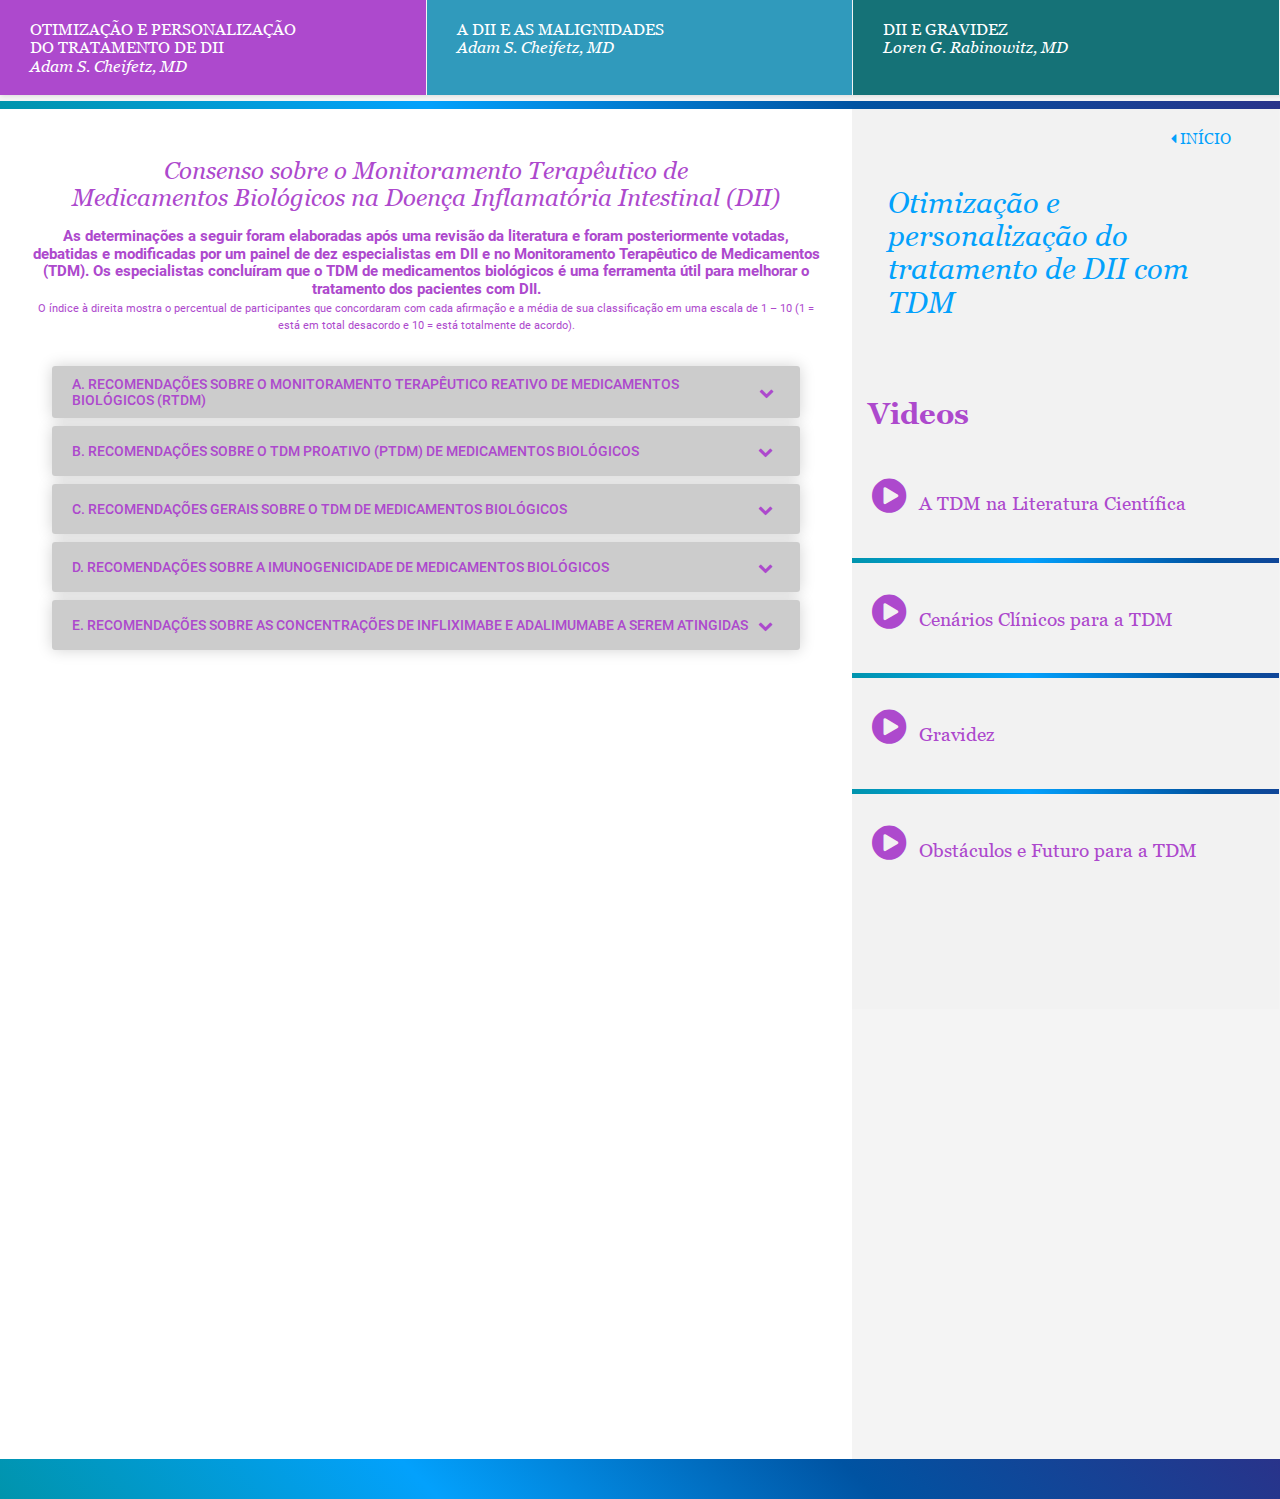
<file: optimizing.html>
<!DOCTYPE html>
<html lang="en" >
<head>
  <meta charset="UTF-8">
  <meta http-equiv="X-UA-Compatible" content="IE=edge">
  <meta name="viewport" content="width=device-width, initial-scale=1.0">
  <meta name="keywords" content=" " />
  <!-- title -->
  <title>Otimização e personalização do tratamento de DII com TDM</title>

  <!-- Link css file -->
    <!-- Reset de Eric Meyer -->
    <!--<link rel="stylesheet" href="reset.css" type="text/css" />-->
    <link rel="stylesheet" href="assets/css/normalize.css" type="text/css" />
    <link rel="stylesheet" href="assets/css/style.css">

  <!-- Fonts -->
  <link rel="stylesheet" media="screen" href="assets/fonts/font-awesome/css/font-awesome.min.css" type="text/css" >
  <link rel="stylesheet" media="screen" href="assets/fonts/roboto/stylesheet-roboto.css" type="text/css"/>
  <link rel="stylesheet" media="screen" href="assets/fonts/georgia/stylesheet-georgia.css" type="text/css"/>  

</head>
<body>
<!-- partial:index.partial.html -->
<header class="header">
  <a href="" class="title-responsive">Menu</a>
  <input class="menu-btn" type="checkbox" id="menu-btn" />
  <label class="menu-icon" for="menu-btn"><span class="navicon"></span></label>
  <ul class="menu">
    <li class="square-1"><a class="btn-txt" href="index.html">INÍCIO<br><br></a></li>
    <li class="square-2"><a class="btn-txt active" href="optimizing.html">RESUMO<br><br></a></li>
    <li class="square-3"><a class="btn-txt" href="cheifetz-1.html">OTIMIZAÇÃO E PERSONALIZAÇÃO<br>
                                                 DO TRATAMENTO DE DII<br>
                                                 <span style="font-style: italic;">Adam S. Cheifetz, MD</span></a></li>
    <li class="square-4"><a class="btn-txt" href="cheifetz-2.html">A DII E AS MALIGNIDADES<br>
                                                 <span style="font-style: italic;">Adam S. Cheifetz, MD</span><br><br></a></li>
    <li class="square-5"><a class="btn-txt" href="rabinowitz.html">DII E GRAVIDEZ<br>
                                                 <span style="font-style: italic;">Loren G. Rabinowitz, MD</span><br><br></a></li>
    <li class="square-6"><a class="btn-txt" href="video-1.html">VIDEOS<br><br></a></li>
                                                 
  </ul>
</header>
<!-- partial -->

    <!-- Main content -->
<div class="wrapper-1">
    <section class="container-fluid sect1">
      <div class="line1"></div>

        <div id="contents" class="side-left cont-mobile">

          <h3 class="title3">Consenso sobre o Monitoramento Terapêutico de <br>
          Medicamentos Biológicos na Doença Inflamatória Intestinal (DII)</h3>

          <p class="txt-optimizing">As determinações a seguir foram elaboradas após uma revisão da literatura e foram posteriormente votadas, debatidas e modificadas
          por um painel de dez especialistas em DII e no Monitoramento Terapêutico de Medicamentos (TDM). Os especialistas concluíram que
          o TDM de medicamentos biológicos é uma ferramenta útil para melhorar o tratamento dos pacientes com DII.<br>
          <span class="txt-optimizing2">O índice à direita mostra o percentual de participantes que concordaram com cada afirmação e a média de sua classificação em uma escala de 1 – 10 (1 = está em total desacordo e 10 = está totalmente de acordo).</span>
          </p>


            <div class="wrapper mb">
              <!-- Accordion Heading A -->
              <div class="parent-tab tab-1">
                <input type="checkbox" name="tab" id="tab-1" >
                <label for="tab-1" class="tab-1">
                  <span class="title-parenttab">A. RECOMENDAÇÕES SOBRE O MONITORAMENTO TERAPÊUTICO REATIVO DE MEDICAMENTOS BIOLÓGICOS (RTDM)</span>
                  <div class="icon"><i class="fa fa-chevron-down" aria-hidden="true"></i></div>
                </label>

                <div class="content">

                  <!-- Sub Heading 1a -->
                  <div class="child-tab child-tab1">
                    <input type="checkbox" name="sub-tab" id="tab-1a">
                    <label class="labeltab-child" for="tab-1a">
                      <span class="labeltab-child">1. O RTDM deveria ser aplicado em pacientes que tenham confirmada uma perda de resposta primária (PNR) para a  terapia com fator de necrose antitumoral (anti-TNF).</span>
                       <div class="icon"><i class="fa fa-chevron-down i2" aria-hidden="true"></i></div>
                    </label>
                    <div class="sub-content">
                      <p class="subcont-answer">Acordo de votação, %: <span style="font-weight: bold;">100</span><br>
                      Força de recomendação (media): <span style="font-weight: bold;">9.7</span></p>
                    </div>
                  </div>

                  <!-- Sub Heading 1b -->
                  <div class="child-tab child-tab1">
                    <input type="checkbox" name="sub-tab" id="tab-1b">
                    <label class="labeltab-child" for="tab-1b">
                      <span class="labeltab-child">2. O RTDM deveria ser aplicado em pacientes que tenham confirmada uma perda de resposta secundária (SLR) para a  terapia com fator de necrose antitumoral (anti-TNF).</span>
                      <div class="icon"><i class="fa fa-chevron-down i2" aria-hidden="true"></i></div>
                    </label>
                    <div class="sub-content">
                      <p class="subcont-answer">O RTDM avalia a concentração do medicamento e os anticorpos contra medicamentos (ADA) após o insucesso do tratamento e pode explicar o mecanismo subjacente a PNR ou a SLR para a terapia com fator de necrose antitumoral (anti-TNF), orientando o próximo passo do tratamento (mudança na dosagem, troca de medicamento).<br><br> 
                      Acordo de votação, %: <span style="font-weight: bold;">100</span><br>
                      Força de recomendação (media): <span style="font-weight: bold;">9.8</span>
                      </p>
                    </div>
                  </div>

                   <!-- Sub Heading 1c -->
                  <div class="child-tab child-tab1">
                    <input type="checkbox" name="sub-tab" id="tab-1c">
                    <label class="labeltab-child" for="tab-1c">
                      <span class="labeltab-child">3.  Foi comprovado que o RTDM é mais econômico do que a otimização de terapias empíricas com fator de necrose antitumoral (anti-TNF) </span>
                      <div class="icon"><i class="fa fa-chevron-down i2" aria-hidden="true"></i></div>
                    </label>
                    <div class="sub-content">
                      <p class="subcont-answer">Quando comparado apenas com a avaliação dos sintomas clínicos, comprovou-se que o custo-benefício do RTDM apresenta vantagens que podem orientar as decisões terapêuticas em pacientes com DII tratados com infliximabe. A correlação entre os resultados da RTDM e as avaliações objetivas das atividades da doença (isto é, endoscópica/calprotectina) deveria ser confirmada para evitar o aumento de doses inadequadas e caras.<br><br>
                      Acordo de votação, %: <span style="font-weight: bold;">100</span><br>
                      Força de recomendação (media): <span style="font-weight: bold;">8.6</span>  
                      </p>
                    </div>
                  </div>

                  <!-- Sub Heading 1d -->
                  <div class="child-tab child-tab1">
                    <input type="checkbox" name="sub-tab" id="tab-1d">
                    <label class="labeltab-child" for="tab-1d">
                      <span class="labeltab-child">4. Quando se adota a RTDM para a SRL para infliximabe, a suspensão do tratamento não deveria ser considerada até ser atingida uma concentração de pelo menos 10-15 mg/mL.</span>
                      <div class="icon"><i class="fa fa-chevron-down i2" aria-hidden="true"></i></div>
                    </label>
                    <div class="sub-content">
                      <p class="subcont-answer">O primeiro medicamento biológico geralmente oferece uma taxa de eficácia mais elevada do que as sucessivas terapias com esse tipo de medicamento. Uma vez que o infliximabe é um tratamento fundamental na colite ulcerativa grave aguda (RCU) e na Doença de Crohn (DC) Fistulizante Perianal, uma concentração de infliximabe de pelo menos 10-15μg/ml deveria ser alcançada antes de considerar a suspensão.<br><br>
                      *Concentrações aconselháveis de um agente às vezes podem não ser atingidas por várias razões, incluindo a elevada depuração do medicamento e a falta de aprovação do convênio para o aumento da dosagem.<br><br>
                      Acordo de votação, %: <span style="font-weight: bold;">90</span><br>
                      Força de recomendação (media): <span style="font-weight: bold;">8.5</span> 
                      </p>
                    </div>
                  </div>

                  <!-- Sub Heading 1e -->
                  <div class="child-tab child-tab1">
                    <input type="checkbox" name="sub-tab" id="tab-1e">
                    <label class="labeltab-child" for="tab-1e">
                      <span class="labeltab-child">5. Quando se adota a RTDM para SLR para adalimumabe, a suspensão do tratamento não deveria ser considerada até que seja atingida uma concentração do medicamento de pelo menos 10-15 mg/mL.</span>
                      <div class="icon"><i class="fa fa-chevron-down i2" aria-hidden="true"></i></div>
                    </label>
                    <div class="sub-content">
                      <p class="subcont-answer">Acordo de votação, %: <span style="font-weight: bold;">90</span><br>
                      Força de recomendação (media): <span style="font-weight: bold;">8.3</span></p>
                    </div>
                  </div>  

                  <!-- Sub Heading 1f -->
                  <div class="child-tab child-tab1">
                    <input type="checkbox" name="sub-tab" id="tab-1f">
                    <label class="labeltab-child" for="tab-1f">
                      <span class="labeltab-child">6. O RTDM deveria ser aplicado em pacientes com perda de resposta primária (PNR) confirmada para vedolizumabe antes de trocar a terapia.</span>
                      <div class="icon"><i class="fa fa-chevron-down i2" aria-hidden="true"></i></div>
                    </label>
                    <div class="sub-content">
                      <p class="subcont-answer">Acordo de votação, %: <span style="font-weight: bold;">100</span><br>
                      Força de recomendação (media): <span style="font-weight: bold;">8.3</span></p>
                    </div>
                  </div>  

                   <!-- Sub Heading 1g -->
                  <div class="child-tab child-tab1">
                    <input type="checkbox" name="sub-tab" id="tab-1g">
                    <label class="labeltab-child" for="tab-1g">
                      <span class="labeltab-child">7. O RTDM deveria ser aplicado em pacientes com PNR confirmada para ustequinumabe antes de trocar a terapia.</span>
                      <div class="icon"><i class="fa fa-chevron-down i2" aria-hidden="true"></i></div>
                    </label>
                    <div class="sub-content">
                      <p class="subcont-answer">Acordo de votação, %: <span style="font-weight: bold;">90</span><br>
                      Força de recomendação (media): <span style="font-weight: bold;">7.4</span></p>
                    </div>
                  </div>  

                  <!-- Sub Heading 1h -->
                  <div class="child-tab child-tab1">
                    <input type="checkbox" name="sub-tab" id="tab-1h">
                    <label class="labeltab-child" for="tab-1h">
                      <span class="labeltab-child">8. O RTDM deveria ser aplicado em pacientes com SLR para vedolizumabe.</span>
                      <div class="icon"><i class="fa fa-chevron-down i2" aria-hidden="true"></i></div>
                    </label>
                    <div class="sub-content">
                      <p class="subcont-answer">Acordo de votação, %: <span style="font-weight: bold;">100</span><br>
                      Força de recomendação (media): <span style="font-weight: bold;">8.9</span></p>
                    </div>
                  </div>  

                  <!-- Sub Heading 1i -->
                  <div class="child-tab child-tab1">
                    <input type="checkbox" name="sub-tab" id="tab-1i">
                    <label class="labeltab-child" for="tab-1i">
                      <span class="labeltab-child">9. O RTDM deveria ser aplicado em pacientes com SLR confirmada para ustequinumabe.</span>
                      <div class="icon"><i class="fa fa-chevron-down i2"></i></div>
                    </label>
                    <div class="sub-content">
                      <p class="subcont-answer">Neste momento, a maior parte dos dados sobre o RTDM se refere a anti-TNFs. Para outros medicamentos biológicos, a única prova atual de suporte à RTDM tem origem principalmente na relação entre os estudos da resposta à exposição, segundo os quais as concentrações mais elevadas de vedolizumabe e de ustequinumabe estão associadas a melhores resultados.<br><br>
                      Acordo de votação, %: <span style="font-weight: bold;">90</span><br>
                      Força de recomendação (media): <span style="font-weight: bold;">8.5</span> 
                      </p>
                    </div>
                  </div>

                </div><!-- end Content -->
              </div>

              <!-- Accordion Heading B -->
              <div class="parent-tab tab-2">
                <input type="checkbox" name="tab" id="tab-2">
                <label for="tab-2">
                  <span>B. RECOMENDAÇÕES SOBRE O TDM PROATIVO (PTDM) DE MEDICAMENTOS BIOLÓGICOS</span>
                  <div class="icon"><i class="fa fa-chevron-down" aria-hidden="true"></i></div>
                </label>

                <div class="content">

                  <!-- Sub Heading 2a -->
                  <div class="child-tab child-tab2">
                    <input type="checkbox" name="sub-tab" id="tab-2a">
                    <label class="labeltab-child" for="tab-2a">
                      <span class="labeltab-child">10. O TDM proativo deveria ser praticado após indução nos pacientes tratados com terapia anti-TNF.</span>
                      <div class="icon"><i class="fa fa-chevron-down i2"></i></div>
                    </label>
                    <div class="sub-content">
                      <p class="subcont-answer">Concentrações mais elevadas de fármacos anti-TNF na indução, pós-indução e manutenção têm demonstrado associação com melhores resultados terapêuticos, sugerindo um papel para o TDM proativo na otimização da terapia anti-TNF.<br><br>
                      Acordo de votação, %: <span style="font-weight: bold;">90</span><br>
                      Força de recomendação (media): <span style="font-weight: bold;">9</span>  
                      </p>
                    </div>
                  </div>

                  <!-- Sub Heading 2b -->
                  <div class="child-tab child-tab2">
                    <input type="checkbox" name="sub-tab" id="tab-2b">
                    <label class="labeltab-child" for="tab-2b">
                      <span class="labeltab-child">11. O TDM proativo deveria ser efetuado pelo menos uma vez durante a terapia de manutenção para os pacientes tratados com terapia anti-TNF. </span>
                      <div class="icon"><i class="fa fa-chevron-down i2"></i></div>
                    </label>
                    <div class="sub-content">
                      <p class="subcont-answer">Em comparação com a dosagem baseada em testes clínicos, o TDM proativo associa-se com menor frequência de concentrações indetectáveis de infliximabe e menor risco de recaída.<br> 
                      Uma otimização com uma única dose aumenta as taxas de remissão clínica e diminui a proteína C reativa em pacientes com DC e concentrações subterapêuticas de fármacos.<br><br>
                      Quando comparado com o RTDM, o ajuste proativo do adalimumabe em DC pediátrica foi associado a uma maior taxa de remissão clínica sem corticosteroides em todas as visitas das semanas 8-72.<br><br>
                      O TDM proativo foi associado a uma taxa composta mais elevada de remissão clínica sustentada sem corticosteroides, PCR normal, e calprotectina fecal normal em todos os pontos temporais.<br><br>
                      Quando comparado com a otimização da dose empírica e/ou com o RTDM, o TDM proativo foi associado a melhores resultados terapêuticos (persistência do tratamento, cirurgia ou hospitalização relacionada com DII, risco de ADA).<br><br>
                      Acordo de votação, %: <span style="font-weight: bold;">90</span><br>
                      Força de recomendação (media): <span style="font-weight: bold;">8.8</span> 
                      </p>
                    </div>
                  </div>

                   <!-- Sub Heading 2c -->
                  <div class="child-tab child-tab2">
                    <input type="checkbox" name="sub-tab" id="tab-2c">
                    <label class="labeltab-child" for="tab-2c">
                      <span class="labeltab-child">12. O TDM proativo deveria ser utilizado após o RTDM da terapia anti-TNF.</span>
                      <div class="icon"><i class="fa fa-chevron-down i2"></i></div>
                    </label>
                    <div class="sub-content">
                      <p class="subcont-answer">Em pacientes com uma SLR (PSR) ao infliximabe que foram submetidos ao RTDM, um TDM proativo subsequente foi associado à maior persistência do tratamento do infliximabe e a menos hospitalizações relacionadas com a DII do que apenas com o RTDM.<br><br>
                      Acordo de votação, %: <span style="font-weight: bold;">80</span><br>
                      Força de recomendação (media): <span style="font-weight: bold;">8.1</span>  
                      </p>
                    </div>
                  </div>

                  <!-- Sub Heading 2d -->
                  <div class="child-tab child-tab2">
                    <input type="checkbox" name="sub-tab" id="tab-2d">
                    <label class="labeltab-child" for="tab-2d">
                      <span class="labeltab-child">13. A TDM proativa é mais importante em pacientes extremamente ativos e naqueles que têm maior depuração de medicamentos.</span>
                      <div class="icon"><i class="fa fa-chevron-down i2"></i></div>
                    </label>
                    <div class="sub-content">
                      <p class="subcont-answer">Pacientes durante a terapia de indução e aqueles com colite ulcerativa aguda grave/DC mais grave têm uma carga inflamatória elevada, uma maior depuração de fármacos e, portanto, um maior risco de exposição inadequada aos fármacos, imunogenicidade e falha de tratamento. A população pediátrica com DII também apresenta uma elevada depuração de fármacos.<br><br>
                      Acordo de votação, %: <span style="font-weight: bold;">90</span><br>
                      Força de recomendação (media): <span style="font-weight: bold;">8.5</span>
                      </p>
                    </div>
                  </div>

                  <!-- Sub Heading 2e -->
                  <div class="child-tab child-tab2">
                    <input type="checkbox" name="sub-tab" id="tab-2e">
                    <label class="labeltab-child" for="tab-2e">
                      <span class="labeltab-child">14. Quando o descalonamento do infliximabe (redução da dose) for considerada para pacientes em remissão, a TDM proativa deveria ser aplicada tanto antes quanto depois da redução.</span>
                      <div class="icon"><i class="fa fa-chevron-down i2"></i></div>
                    </label>
                    <div class="sub-content">
                      <p class="subcont-answer">Um estudo prospectivo sugeriu que, em pacientes com DII em remissão clínica, a diminuição do infliximabe deve ser realizada com base no TDM proativa e não com base em sintomas e PCR.<br>
                      Uma comparação favoreceu a diminuição baseada em TDM proativa. De fato, a TDM proativa revelou ser mais eficaz para reduzir o infliximabe do que o procedimento realizado com base em critérios clínicos sem o uso de TDM proativa, em pacientes com DII em remissão, com diminuição do risco de recaída.<br>
                      É clinicamente razoável confirmar que o valor da concentração ainda é adequado após a diminuição da dose.<br>
                      Um estudo de pacientes com DII em remissão profunda mostrou que o PTDM também é útil para o seguimento de pacientes após a diminuição da dose. 
                      A TDM proativa deve também ser considerada após a remoção da terapia imunossupressora (azatioprina, metotrexato).<br>
                      Em pacientes com DC tratados com terapia combinada de infliximabe e  IMM, um estudo mostrou que uma concentração de valor detectável de infliximabe no momento da retirada do IMM está associada a uma resposta de longo prazo. Dignas de nota, as concentrações de fármacos >5 μg/mL quando foi retirado o ΙΜΜ tinham um valor preditivo positivo de 100% para não perder a resposta ao infliximabe.<br><br>
                      Acordo de votação, %: <span style="font-weight: bold;">100</span><br>
                      Força de recomendação (media): <span style="font-weight: bold;">9.2</span>
                      </p>
                    </div>
                  </div>

                  <!-- Sub Heading 2f -->
                  <div class="child-tab child-tab2">
                    <input type="checkbox" name="sub-tab" id="tab-2f">
                    <label class="labeltab-child" for="tab-2f">
                      <span class="labeltab-child">15. A TDM proativa para otimizar a monoterapia anti-TNF é melhor do que a monoterapia anti-TNF não otimizada.</span>
                      <div class="icon"><i class="fa fa-chevron-down i2"></i></div>
                    </label>
                    <div class="sub-content">
                      <p class="subcont-answer">A TDM proativa para otimização da monoterapia com infliximabe mostrou maiores concentrações de fármacos durante a manutenção e menor descontinuação do tratamento.<br> 
                      Nenhum paciente submetido ao TDM proativo tinha anticorpos para o infliximabe no primeiro TDM, em comparação com 41% dos pacientes que receberam monoterapia não otimizada.<br><br>
                      Acordo de votação, %: <span style="font-weight: bold;">100</span><br>
                      Força de recomendação (media): <span style="font-weight: bold;">9</span>
                      </p>
                    </div>
                  </div>

                  <!-- Sub Heading 2g -->
                  <div class="child-tab child-tab2">
                    <input type="checkbox" name="sub-tab" id="tab-2g">
                    <label class="labeltab-child" for="tab-2g">
                      <span class="labeltab-child">16. A TDM proativa para otimizar a monoterapia em pacientes selecionados é uma alternativa à combinação da terapia anti-TNF com o IMM.</span>
                      <div class="icon"><i class="fa fa-chevron-down i2"></i></div>
                    </label>
                    <div class="sub-content">
                      <p class="subcont-answer">Uma análise post hoc do estudo randomizado SONIC sugeriu que a terapia combinada com infliximabe e azatioprina pode não ser necessária se concentrações adequadas de infliximabe forem atingidas utilizando TDM proativo.<br><br>
                       Dois estudos retrospectivos recentes mostraram que a persistência do fármaco era semelhante entre pacientes em monoterapia com infliximabe otimizado com TDM proativo e pacientes em terapia combinada.<br><br>
                       O consenso não recomenda a monoterapia anti-TNF em vez da terapia combinada com IMM porque a monoterapia não otimizada, sem TDM proativa precoce e agressiva, não é tão eficaz. Contudo, levando em conta o risco de eventos adversos (infecção, malignidade), a monoterapia anti-TNF otimizada com TDM proativo poderia ser considerada em um grupo selecionado de pacientes que a seguem, e que não apresentam predisposição genética para a imunogenicidade e de acordo com a preferência dos pacientes.<br><br>
                       Atualmente, não existem dados de estudos randomizados que suportem o conceito de monoterapia com infliximabe otimizada com TDM proativo como alternativa à terapia combinada com IMM.<br><br>
                       Acordo de votação, %: <span style="font-weight: bold;">90</span><br>
                      Força de recomendação (media): <span style="font-weight: bold;">8.5</span>
                     </p>
                    </div>
                  </div>

                  <!-- Sub Heading 2h -->
                  <div class="child-tab child-tab2">
                    <input type="checkbox" name="sub-tab" id="tab-2h">
                    <label class="labeltab-child" for="tab-2h">
                      <span class="labeltab-child">17. São necessárias mais informações para dar suporte ao uso da TDM pró-ativa para medicamentos biológicos diferentes das terapias anti-TNF.</span>
                      <div class="icon"><i class="fa fa-chevron-down i2"></i></div>
                    </label>
                    <div class="sub-content">
                      <p class="subcont-answer">
                      Para medicamentos biológicos diferentes das terapias anti-TNF, os únicos dados que suportam atualmente o papel do TDM proativo derivam exclusivamente de estudos de relação exposição-resposta que demostram que concentrações mais elevadas de vedolizumabe e ustequinumabe estão associadas a melhores resultados terapêuticos.<br><br>
                      Acordo de votação, %: <span style="font-weight: bold;">100</span><br>
                      Força de recomendação (media): <span style="font-weight: bold;">9.2</span>
                    </p>
                    </div>
                  </div>

                </div><!-- end Content -->

              </div> <!-- end parent-tab -->


              <!-- Accordion Heading C -->
              <div class="parent-tab tab-3">
                <input type="checkbox" name="tab" id="tab-3">
                <label for="tab-3">
                  <span>C. RECOMENDAÇÕES GERAIS SOBRE O TDM DE MEDICAMENTOS BIOLÓGICOS</span>
                  <div class="icon"><i class="fa fa-chevron-down" aria-hidden="true"></i></div>
                </label>

                <div class="content">

                  <!-- Sub Heading 3a -->
                  <div class="child-tab child-tab3">
                    <input type="checkbox" name="sub-tab" id="tab-3a">
                    <label class="labeltab-child" for="tab-3a">
                      <span class="labeltab-child">18. Há utilidade clínica para que o TDM seja aplicado em pacientes tratados com terapia anti-TNF durante indução.</span>
                      <div class="icon"><i class="fa fa-chevron-down i2"></i></div>
                    </label>
                    <div class="sub-content">
                      <p class="subcont-answer">A associação de indução de concentrações mais elevadas de anti-TNF com resultados favoráveis sugere que o TDM provavelmente deveria ser praticado cedo. Este é o caso com concentrações mais elevadas de infliximabe nas semanas 6 e 14, de forma que essas semanas são marcos temporais. A doença está ativa durante a indução (soroalbumina baixa e patamares elevados de proteína C-reativa humana), e aumento da depuração do fármaco significam um risco maior de exposição inadequada ao medicamento, desenvolvimento precoce de imunogenicidade, e fracasso do tratamento.<br><br>
                      Acordo de votação, %: <span style="font-weight: bold;">80</span><br>
                      Força de recomendação (media): <span style="font-weight: bold;">8</span>
                      </p>
                    </div>
                  </div>

                  <!-- Sub Heading 3b -->
                  <div class="child-tab child-tab3">
                    <input type="checkbox" name="sub-tab" id="tab-3b">
                    <label class="labeltab-child" for="tab-3b">
                      <span class="labeltab-child">19. O aumento da depuração de anti-TNF está associado à ADA, ao sexo masculino, à albumina baixa, a um parâmetro alto de CRP e a um índice de massa corporal (IMC) elevado.</span>
                      <div class="icon"><i class="fa fa-chevron-down i2"></i></div>
                    </label>
                    <div class="sub-content">
                      <p class="subcont-answer">No estudo da Terapia anti-TNF Personalizada da Doença de Crohn, conhecido como PANTS, concentrações baixas na semana 14 associaram-se independentemente a PNR e falha de remissão na semana 54 tanto para infliximabe quanto para adalimumabe. Concentrações ideais de medicamento nas semanas 14 e 52 foram de 7mg/L para infliximabe e de 12 mg/L para adalimumabe. Concentrações de medicamento inferiores ao ideal na semana 14, foram associadas com imunogenicidade, desenvolvimento de ADA e posteriores concentrações baixas de medicamento.<br><br>
                      Em outro estudo, concentrações reduzidas de adalimumabe na semana 4 (<8.3mg/mL) indicaram um risco significativo mais elevado de anticorpos para adalimumabe (ATA) na semana 12. Um percentual de 21,4% de pacientes com ATA na semana 12 teve um aumento significativo mais frequente e benefícios clínicos menos sustentáveis em virtude de PNR ou SLR.<br><br>
                      Acordo de votação, %: <span style="font-weight: bold;">90</span><br>
                      Força de recomendação (media): <span style="font-weight: bold;">9.2</span>
                      </p>
                    </div>
                  </div>

                  <!-- Sub Heading 3c -->
                  <div class="child-tab child-tab3">
                    <input type="checkbox" name="sub-tab" id="tab-3c">
                    <label class="labeltab-child" for="tab-3c">
                      <span class="labeltab-child">20. O TDM (concentração de medicamento e de anticorpos para infliximabe) deveria ser adotado após uma pausa nos medicamentos em pacientes tratados com infliximabe antes da segunda dose depois de recomeçar.</span>
                      <div class="icon"><i class="fa fa-chevron-down i2"></i></div>
                    </label>
                    <div class="sub-content">
                      <p class="subcont-answer">Em pacientes consecutivos que recomeçaram a receber infliximabe após uma média de 15 meses de pausa, a ausência precoce de anticorpos para infliximabe (ATI) após serem novamente expostos ao infliximabe foi associada com melhores respostas no curto prazo. Da mesma forma, concentrações mais elevadas de concentrações séricas mínimas antes da dose – vale – foram associadas a uma resposta de longo prazo. O surgimento de ATI naquela altura foi associado a uma taxa maior de reações infusionais após a retomada da terapia. O risco maior de uma reação grave infusional aguda está na segunda ou na terceira dose após o período de pausa no medicamento. É recomendável ministrar a segunda dose só depois de  confirmar a ausência de ADA. Além disso, o tratamento paralelo com IMM na retomada da administração do medicamento foi o único indicador para prevenir reações infusionais, de forma que se trata de uma opção válida após uma pausa no medicamento.<br><br>
                      Acordo de votação, %: <span style="font-weight: bold;">100</span><br>
                      Força de recomendação (media): <span style="font-weight: bold;">9</span>
                      </p>
                    </div>
                  </div>

                  <!-- Sub Heading 3d -->
                  <div class="child-tab child-tab3">
                    <input type="checkbox" name="sub-tab" id="tab-3d">
                    <label class="labeltab-child" for="tab-3d">
                      <span class="labeltab-child">21. Os pacientes deveriam ser acompanhados por um período mais longo com a mesma avaliação de TDM, se possível, até que os testes comerciais sejam devidamente aprovados com o sistema de validação cruzada e padronizados.</span>
                      <div class="icon"><i class="fa fa-chevron-down i2"></i></div>
                    </label>
                    <div class="sub-content">
                      <p class="subcont-answer">Foi constatada divergência nas concentrações máximas de medicamento entre os testes clínicos. Isto é muito importante porque as decisões clínicas geralmente são baseadas nos limites a serem atingidos das concentrações de medicamento. Para ajudar na harmonização dos testes de TDM e no controle de qualidade, deveria ser considerada a adoção de um padrão internacional e o uso de calibradores universais.<br><br>
                      Acordo de votação, %: <span style="font-weight: bold;">80</span><br>
                      Força de recomendação (media): <span style="font-weight: bold;">8.1</span>  
                      </p>
                    </div>
                  </div>

                  <!-- Sub Heading 3e -->
                  <div class="child-tab child-tab3">
                    <input type="checkbox" name="sub-tab" id="tab-3e">
                    <label class="labeltab-child" for="tab-3e">
                      <span class="labeltab-child">22. Não há diferenças entre adotar e interpretar os resultados de TDM biossimilares e os medicamentos biológicos originais.</span>
                      <div class="icon"><i class="fa fa-chevron-down i2"></i></div>
                    </label>
                    <div class="sub-content">
                      <p class="subcont-answer">Os dados atuais indicam que não existem diferenças entre adotar e interpretar os resultados de TDM entre os biossimilares infliximabe SB2 e CT-P13 e o medicamento original que usa os testes imunoabsorvente ligados à enzima (ELISA) disponíveis no mercado.<br><br>
                      Acordo de votação, %: <span style="font-weight: bold;">100</span><br>
                      Força de recomendação (media): <span style="font-weight: bold;">9.4</span>  
                      </p>
                    </div>
                  </div>


                </div><!-- end Content -->

              </div><!-- end parent-tab -->

              <!-- Accordion Heading D -->
              <div class="parent-tab tab-4">
                <input type="checkbox" name="tab" id="tab-4">
                <label for="tab-4">
                  <span>D. RECOMENDAÇÕES SOBRE A IMUNOGENICIDADE DE MEDICAMENTOS BIOLÓGICOS</span>
                  <div class="icon"><i class="fa fa-chevron-down" aria-hidden="true"></i></div>
                </label>

                <div class="content">

                  <!-- Sub Heading 4a -->
                  <div class="child-tab child-tab4">
                    <input type="checkbox" name="sub-tab" id="tab-4a">
                    <label class="labeltab-child" for="tab-4a">
                      <span class="labeltab-child">23. Anticorpos contra medicamentos são mais relevantes do ponto de vista clínico quando concentrações séricas mínimas antes da dose de medicamentos são indetectáveis.</span>
                      <div class="icon"><i class="fa fa-chevron-down i2"></i></div>
                    </label>
                    <div class="sub-content">
                      <p class="subcont-answer">Níveis elevados e persistência de ADA são associados com concentrações indetectáveis ou subterapêuticas de medicamentos e resultados clínicos indesejáveis. Algumas informações sugerem que até em concentrações baixas e na presença de medicamentos, os ADAs podem ser um fator de risco no que tange a SLR para infliximabe ou adalimumabe e a suspensão do tratamento. O TDM sistemático é essencial para determinar se os ADAs podem ser vencidos com a otimização. A prevalência de ATI e de ATA é elevada quando detectada logo usando um teste de tolerância ao medicamento. Eles antecipam a suspensão do tratamento (e em prazo mais curto nos pacientes com ATA >=2.0 mg/mL ou ATI >=4.0 mg/mL na semana 2). Em uma análise multivariada, apenas ATI ou ATA na semana 2 associada com a suspensão.<br><br>
                      Acordo de votação, %: <span style="font-weight: bold;">90</span><br>
                      Força de recomendação (media): <span style="font-weight: bold;">9.1</span>  
                      </p>
                    </div>
                  </div>

                  <!-- Sub Heading 4b -->
                  <div class="child-tab child-tab4">
                    <input type="checkbox" name="sub-tab" id="tab-4b">
                    <label class="labeltab-child" for="tab-4b">
                      <span class="labeltab-child">24. Pacientes com SLR para terapia anti-TNF após o desenvolvimento de níveis elevados de ADA não deveriam ser submetidos a um aumento na dose; ao invés disso, deveriam ser submetidos a uma terapia diferente (dentro – ou fora – da classe de medicamentos).</span>
                      <div class="icon"><i class="fa fa-chevron-down i2"></i></div>
                    </label>
                    <div class="sub-content">
                      <p class="subcont-answer">Nesse caso, os médicos deveriam mudar para um medicamento biológico diferente. Dez anos atrás, a mudança para outro anti-TNF foi associada em um estudo com uma resposta parcial ou completa em 92% dos pacientes, enquanto apenas 17% responderam ao aumento da dose. Mais recentemente, ATA >4mg/mL ou ATI >9mg/mL identificou pacientes que não responderam ao aumento das doses dos medicamentos. Os aumentos foram mais eficientes em pacientes sem ADA ou com níveis baixos, mas pacientes com níveis elevados tiveram períodos mais longos de resposta quando mudaram o medicamento.<br><br>
                      Acordo de votação, %: <span style="font-weight: bold;">100</span><br>
                      Força de recomendação (media): <span style="font-weight: bold;">9.4</span>  
                      </p>
                    </div>
                  </div>

                  <!-- Sub Heading 4c -->
                  <div class="child-tab child-tab4">
                    <input type="checkbox" name="sub-tab" id="tab-4c">
                    <label class="labeltab-child" for="tab-4c">
                      <span class="labeltab-child">25. Quando se considerar mudar dentro da mesma classe de medicamentos no caso de SLR para um primeiro medicamento anti-TNF em virtude do desenvolvimento de ADA, deveria ser acrescentado um IMM a uma terapia anti-TNF posterior.</span>
                      <div class="icon"><i class="fa fa-chevron-down i2"></i></div>
                    </label>
                    <div class="sub-content">
                      <p class="subcont-answer">Em um estudo recente, pacientes em monoterapia anti-TNF com SLR em virtude de ADA receberam um segundo anti-TNF e foram randomizados para uma terapia que combina adalimumabe/infliximabe mais azatioprina, ou para uma segunda monoterapia anti-TNF. Os percentuais de insucesso clínico e de concentrações séricas mínimas indetectáveis com ADAs elevados foram mais altos na monoterapia em comparação à terapia com a combinação de adalimumabe/infliximabe mais azatioprina.<br><br>
                      Acordo de votação, %: <span style="font-weight: bold;">90</span><br>
                      Força de recomendação (media): <span style="font-weight: bold;">8.5</span>
                      </p>
                    </div>
                  </div>

                  <!-- Sub Heading 4d -->
                  <div class="child-tab child-tab4">
                    <input type="checkbox" name="sub-tab" id="tab-4d">
                    <label class="labeltab-child" for="tab-4d">
                      <span class="labeltab-child">26. Todos os testes disponíveis no mercado são adequados para TDM; no entanto, para o cálculo de anticorpos, além da análise da mudança de mobilidade homogênea (HMSA), não existem informações suficientes para sustentar interrupções significativas estritamente clínicas a fim de definir uma presença elevada de anticorpos.</span>
                      <div class="icon"><i class="fa fa-chevron-down i2"></i></div>
                    </label>
                    <div class="sub-content">
                      <p class="subcont-answer">A distinção entre níveis reduzidos e elevados de ADA pode ser difícil porque os níveis são específicos dos testes e ainda existem dados limitados para testes diferentes de HMSA e para medicamentos biológicos além do infliximabe.<br><br>
                      Acordo de votação, %: <span style="font-weight: bold;">100</span><br>
                      Força de recomendação (media): <span style="font-weight: bold;">8.3</span>
                      </p>
                    </div>
                  </div>

                  <!-- Sub Heading 4e -->
                  <div class="child-tab child-tab4">
                    <input type="checkbox" name="sub-tab" id="tab-4e">
                    <label class="labeltab-child" for="tab-4e">
                      <span class="labeltab-child">27. Níveis baixos de anticorpos para infliximabe podem ser definidos como <10 U/mL para HMSA.</span>
                     <div class="icon"><i class="fa fa-chevron-down i2" aria-hidden="true"></i></div>
                    </label>
                    <div class="sub-content">
                      <p class="subcont-answer">Acordo de votação, %: <span style="font-weight: bold;">90</span><br>
                      Força de recomendação (media): <span style="font-weight: bold;">8.1</span></p>
                    </div>
                  </div>

                  <!-- Sub Heading 4f -->
                  <div class="child-tab child-tab4">
                    <input type="checkbox" name="sub-tab" id="tab-4f">
                    <label class="labeltab-child" for="tab-4f">
                      <span class="labeltab-child">28. Níveis baixos de anticorpos contra medicamentos podem ser superados com a otimização do tratamento (aumento da dose, intervalo mais curto entre as doses, e/ou acréscimo de um imunomodulador, também conhecido pela sigla IMM).</span>
                      <div class="icon"><i class="fa fa-chevron-down i2"></i></div>
                    </label>
                    <div class="sub-content">
                      <p class="subcont-answer">Isto é clinicamente importante. Dois estudos apontaram que os ATI >9.1 U/mL foram associados ao insucesso da intensificação da dose após SLR, à suspensão de infliximabe e às reações infusionais. Níveis elevados de ADA podem levar a concentrações indetectáveis ou baixas de medicamentos, reações infusionais, e ao fracasso do tratamento. Papamichael et al. demonstraram que os ATI <8.8 U/mL usando HMSA foram associados à retenção de medicamentos em pacientes DII nos quais o infliximabe foi otimizado de forma proativa ou reativa. Em um recente estudo, ATI =<8.55 U/mL com HMSA foi resolvida com o aumento da dose.<br><br>
                      Acordo de votação, %: <span style="font-weight: bold;">100</span><br>
                      Força de recomendação (media): <span style="font-weight: bold;">8.4</span>
                      </p>
                    </div>
                  </div>

                   <!-- Sub Heading 4g -->
                  <div class="child-tab child-tab4">
                    <input type="checkbox" name="sub-tab" id="tab-4g">
                    <label class="labeltab-child" for="tab-4g">
                      <span class="labeltab-child">29. A formação de anticorpos para infliximabe ou adalimumabe pode ser reduzida com o uso de imunomoduladores.</span>
                      <div class="icon"><i class="fa fa-chevron-down i2"></i></div>
                    </label>
                    <div class="sub-content">
                      <p class="subcont-answer">Vários estudos revelam que nos pacientes com SLR para infliximabe e adalimumabe em virtude de imunogenicidade, a prescrição de IMM reduz ADA. No entanto, há resultados diferentes entre os estudos. A formação de anticorpos não apenas pode ser dominada, mas também ser evitada usando MMM. Os estudos disponíveis incluem combinações de tiopurina, metotrexato e azatioprina (em doses mais baixas).<br><br>
                      Acordo de votação, %: <span style="font-weight: bold;">100</span><br>
                      Força de recomendação (media): <span style="font-weight: bold;">9.1</span>
                      </p>
                    </div>
                  </div>

                  <!-- Sub Heading 4h -->
                  <div class="child-tab child-tab4">
                    <input type="checkbox" name="sub-tab" id="tab-4h">
                    <label class="labeltab-child" for="tab-4h">
                      <span class="labeltab-child">30. HLA-DQA1*05 está associado a um risco maior de desenvolvimento de anticorpos para infliximabe e adalimumabe.</span>
                      <div class="icon"><i class="fa fa-chevron-down i2"></i></div>
                    </label>
                    <div class="sub-content">
                      <p class="subcont-answer">Uma pesquisa revelou que o alelo HLA-DQA1*05 aumentou em duas vezes o risco de desenvolvimento de ATI e de ATA em pacientes com DC, independentemente do uso concomitante de IMM.<br><br>
                      Acordo de votação, %: <span style="font-weight: bold;">100</span><br>
                      Força de recomendação (media): <span style="font-weight: bold;">9.3</span>
                      </p>
                    </div>
                  </div>

                  <!-- Sub Heading 4i -->
                  <div class="child-tab child-tab4">
                    <input type="checkbox" name="sub-tab" id="tab-4i">
                    <label class="labeltab-child" for="tab-4i">
                      <span class="labeltab-child">31. O vedolizumabe é associado a menos imunogenicidade do que os anti-TNFs.</span>
                      <div class="icon"><i class="fa fa-chevron-down i2" aria-hidden="true"></i></div>
                    </label>
                    <div class="sub-content">
                      <p class="subcont-answer">Acordo de votação, %: <span style="font-weight: bold;">100</span><br>
                      Força de recomendação (media): <span style="font-weight: bold;">9.2</span></p>
                    </div>
                  </div>

                  <!-- Sub Heading 4j -->
                  <div class="child-tab child-tab4">
                    <input type="checkbox" name="sub-tab" id="tab-4j">
                    <label class="labeltab-child" for="tab-4j">
                      <span class="labeltab-child">32. O ustequinumabe é associado a menos imunogenicidade do que os anti-TNFs.</span>
                      <div class="icon"><i class="fa fa-chevron-down i2"></i></div>
                    </label>
                    <div class="sub-content">
                      <p class="subcont-answer">A imunogenicidade para medicamentos biológicos diferentes da terapia anti-TNF é menos comum. O desenvolvimento de ADA é relativamente baixo para vedolizumabe e ustequinumabe (respectivamente 1-4.1% e 0.7-4.6%).<br><br>
                      Acordo de votação, %: <span style="font-weight: bold;">100</span><br>
                      Força de recomendação (media): <span style="font-weight: bold;">9.9</span>
                      </p>
                    </div>
                  </div>

                </div><!-- end Content -->
              </div><!-- end parent-tab -->

              <!-- Accordion Heading E -->
              <div class="parent-tab tab-5">
                <input type="checkbox" name="tab" id="tab-5">
                <label for="tab-5">
                  <span>E. RECOMENDAÇÕES SOBRE AS CONCENTRAÇÕES DE INFLIXIMABE E ADALIMUMABE A SEREM ATINGIDAS</span>
                  <div class="icon"><i class="fa fa-chevron-down" aria-hidden="true"></i></div>
                </label>

                <div class="content">

                  <!-- Sub Heading 5a -->
                  <div class="child-tab child-tab5">
                    <input type="checkbox" name="sub-tab" id="tab-5a">
                    <label class="labeltab-child" for="tab-5a">
                      <span class="labeltab-child">33. O nível de concentração de medicamentos pode variar de acordo com o fenótipo da doença, o tipo de análise utilizado e o resultado terapêutico desejado.</span>
                      <div class="icon"><i class="fa fa-chevron-down i2"></i></div>
                    </label>
                    <div class="sub-content">
                      <p class="subcont-answer">Os estudos sugerem que os limites e a gama de concentração de medicamentos biológicos parecem ser diferentes de acordo com os objetivos do tratamento, os fenótipos da doença, e as análises utilizadas. Em geral, concentrações mais elevadas de medicamentos tendem a ser associadas a resultados mais rigorosos como remissão endoscópica e histológica, enquanto concentrações até mais elevadas de medicamentos podem ser necessárias para fenótipos DII caracterizados por uma carga inflamatória maior, tal como DC fistulizante e colite ulcerativa severa aguda. No entanto, esses dados se referem principalmente ao infliximabe e ao adalimumabe.  Os dados sobre os objetivos das concentrações para outros medicamentos biológicos ainda são limitados.<br><br>
                      Acordo de votação, %: <span style="font-weight: bold;">100</span><br>
                      Força de recomendação (media): <span style="font-weight: bold;">9.2</span>  
                      </p>
                    </div>
                  </div>

                  <!-- Sub Heading 5b -->
                  <div class="child-tab child-tab5">
                    <input type="checkbox" name="sub-tab" id="tab-5b">
                    <label class="labeltab-child" for="tab-5b">
                      <span class="labeltab-child">34. Concentrações de infliximabe a serem atingidas na semana 2 deveriam ser de pelo menos 20-25 mg/mL.</span>
                      <div class="icon"><i class="fa fa-chevron-down i2"></i></div>
                    </label>
                    <div class="sub-content">
                      <p class="subcont-answer">A gama sugerida é baseada em dados de associação previamente publicados. O limite mais elevado se refere geralmente à concentração de medicamentos associada a resultados terapêuticos mais rigorosos como bioquímicos, endoscópicos, histológicos, ou remissão composta definida como qualquer combinação do anterior.<br><br>
                      Acordo de votação, %: <span style="font-weight: bold;">80</span><br>
                      Força de recomendação (media): <span style="font-weight: bold;">8.3</span>
                      </p>
                    </div>
                  </div>

                  <!-- Sub Heading 5c -->
                  <div class="child-tab child-tab5">
                    <input type="checkbox" name="sub-tab" id="tab-5c">
                    <label class="labeltab-child" for="tab-5c">
                      <span class="labeltab-child">35. Concentrações de infliximabe a serem atingidas na semana 6 deveriam ser de pelo menos 15-20 mg/mL.</span>
                      <div class="icon"><i class="fa fa-chevron-down i2" aria-hidden="true"></i></div>
                    </label>
                    <div class="sub-content">
                      <p class="subcont-answer">Acordo de votação, %: <span style="font-weight: bold;">90</span><br>
                                                Força de recomendação (media): <span style="font-weight: bold;">8.5</span></p>
                    </div>
                  </div>

                  <!-- Sub Heading 5d -->
                  <div class="child-tab child-tab5">
                    <input type="checkbox" name="sub-tab" id="tab-5d">
                    <label class="labeltab-child" for="tab-5d">
                      <span class="labeltab-child">36. Concentrações de infliximabe a serem atingidas na semana 14 deveriam ser de pelo menos 7-10 mg/mL.</span>
                      <div class="icon"><i class="fa fa-chevron-down i2" aria-hidden="true"></i></div>
                    </label>
                    <div class="sub-content">
                      <p class="subcont-answer">Acordo de votação, %: <span style="font-weight: bold;">100</span><br>
                                                Força de recomendação (media): <span style="font-weight: bold;">8.3</span> </p>
                    </div>
                  </div>

                  <!-- Sub Heading 5e -->
                  <div class="child-tab child-tab5">
                    <input type="checkbox" name="sub-tab" id="tab-5e">
                    <label class="labeltab-child" for="tab-5e">
                      <span class="labeltab-child">37. Concentrações de infliximabe a serem atingidas durante a terapia de manutenção deveriam ser de pelo menos 5-10 mg/mL.</span>
                      <div class="icon"><i class="fa fa-chevron-down i2" aria-hidden="true"></i></div>
                    </label>
                    <div class="sub-content">
                      <p class="subcont-answer">Acordo de votação, %: <span style="font-weight: bold;">90</span><br>
                                                Força de recomendação (media): <span style="font-weight: bold;">8.5</span></p>
                    </div>
                  </div>

                  <!-- Sub Heading 5f -->
                  <div class="child-tab child-tab5">
                    <input type="checkbox" name="sub-tab" id="tab-5f">
                    <label class="labeltab-child" for="tab-5f">
                      <span class="labeltab-child">38. Concentrações de adalimumabe a serem atingidas na semana 4 deveriam ser de pelo menos 8-12 mg/mL.</span>
                      <div class="icon"><i class="fa fa-chevron-down i2" aria-hidden="true"></i></div>
                    </label>
                    <div class="sub-content">
                      <p class="subcont-answer">Acordo de votação, %: <span style="font-weight: bold;">80</span><br>
                                                Força de recomendação (media): <span style="font-weight: bold;">8.2</span> </p>
                    </div>
                  </div>

                  <!-- Sub Heading 5g -->
                  <div class="child-tab child-tab5">
                    <input type="checkbox" name="sub-tab" id="tab-5g">
                    <label class="labeltab-child" for="tab-5g">
                      <span class="labeltab-child">39. Concentrações de adalimumabe a serem atingidas durante a terapia de manutenção deveriam ser de pelo menos 8-12 mg/mL.</span>
                      <div class="icon"><i class="fa fa-chevron-down i2" aria-hidden="true"></i></div>
                    </label>
                    <div class="sub-content">
                      <p class="subcont-answer">Acordo de votação, %: <span style="font-weight: bold;">80</span><br>
                                                Força de recomendação (media): <span style="font-weight: bold;">8.3</span>
                      </p>
                    </div>
                  </div>

                </div><!-- end Content -->
              </div><!-- end parent-tab -->

            </div><!-- end wrapper -->
 

        </div><!-- end contents -->

        <div id="sidebar">

          <div class="griding-grid-one-icon">
              <div class="griding-grid-holder-2">
                  <div class="griding-wrapper-2 ">
                      <a class="btn-inicio" href="index.html">
                        <i class="fa fa-caret-left" aria-hidden="true"></i> INÍCIO
                      </a>
                  </div>
              </div>
          </div>

          <div class="griding-grid-two">
                <div class="griding-grid-holder-2 bio">
                  <div class="griding-wrapper-2">
                      <a class="title-opt" href="index.html">  
                        <h1 class="title1-aside">Otimização e personalização do tratamento de DII com TDM</h1>
                      </a>
                  </div>
                </div>
          </div>

          <div class="griding-space-1"></div>
            
            <div class="video-menu">

                <div class="griding-grid-one">
                   <h2 class="title6">Videos</h2>
                </div>
                <div class="griding-grid-one">
                    <div class="griding-grid-holder-2">
                      <div class="griding-wrapper-2 ">
                        <a class="video-btn" href="video-1.html">
                          <span class="video-title"><i class="fa fa-play-circle" aria-hidden="true"></i> A TDM na Literatura Científica</span>
                          </p>
                        </a>
                      </div>
                    </div>
                </div>

                <div class="line2"></div>

                <div class="griding-grid-one">
                    <div class="griding-grid-holder-2">
                      <div class="griding-wrapper-2 ">
                        <a class="video-btn" href="video-2.html">
                          <span class="video-title"><i class="fa fa-play-circle" aria-hidden="true"></i> Cenários Clínicos para a TDM</span>
                        </a>
                      </div>
                    </div>
                </div>

                <div class="line2"></div>

                <div class="griding-grid-one">
                    <div class="griding-grid-holder-2">
                      <div class="griding-wrapper-2 ">
                        <a class="video-btn" href="video-3.html">
                          <span class="video-title"><i class="fa fa-play-circle" aria-hidden="true"></i> Gravidez</span>
                        </a>
                      </div>
                    </div>
                </div>

                <div class="line2"></div>

                <div class="griding-grid-one">
                    <div class="griding-grid-holder-2">
                      <div class="griding-wrapper-2 ">
                        <a class="video-btn" href="video-4.html">
                          <span class="video-title"><i class="fa fa-play-circle" aria-hidden="true"></i> Obstáculos e Futuro para a TDM</span>
                        </a>
                      </div>
                    </div>
                </div>

            </div><!-- end video-menu -->

        </div> <!-- end sidebar -->
    </section>
</div><!-- end wrapper-1 -->

<footer class="footer"> 
</footer>
  
</body>
</html>
</file>
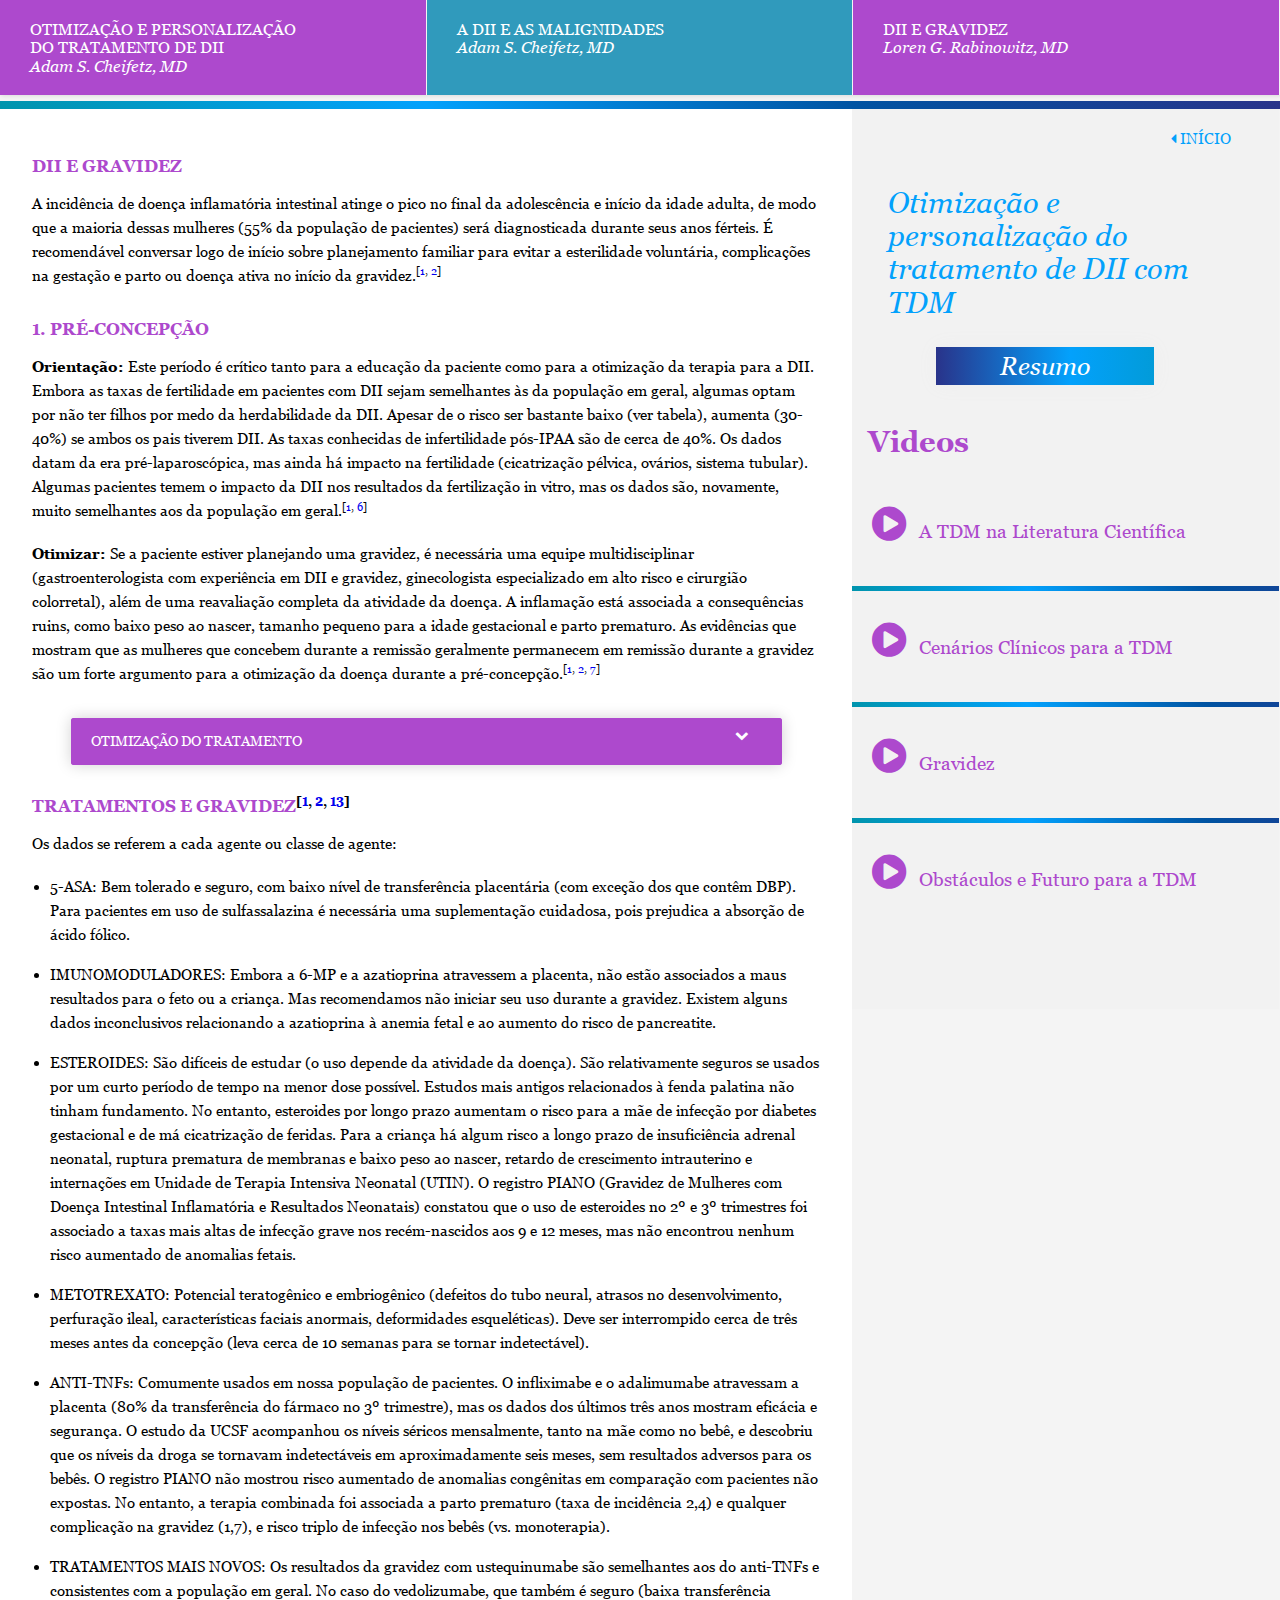
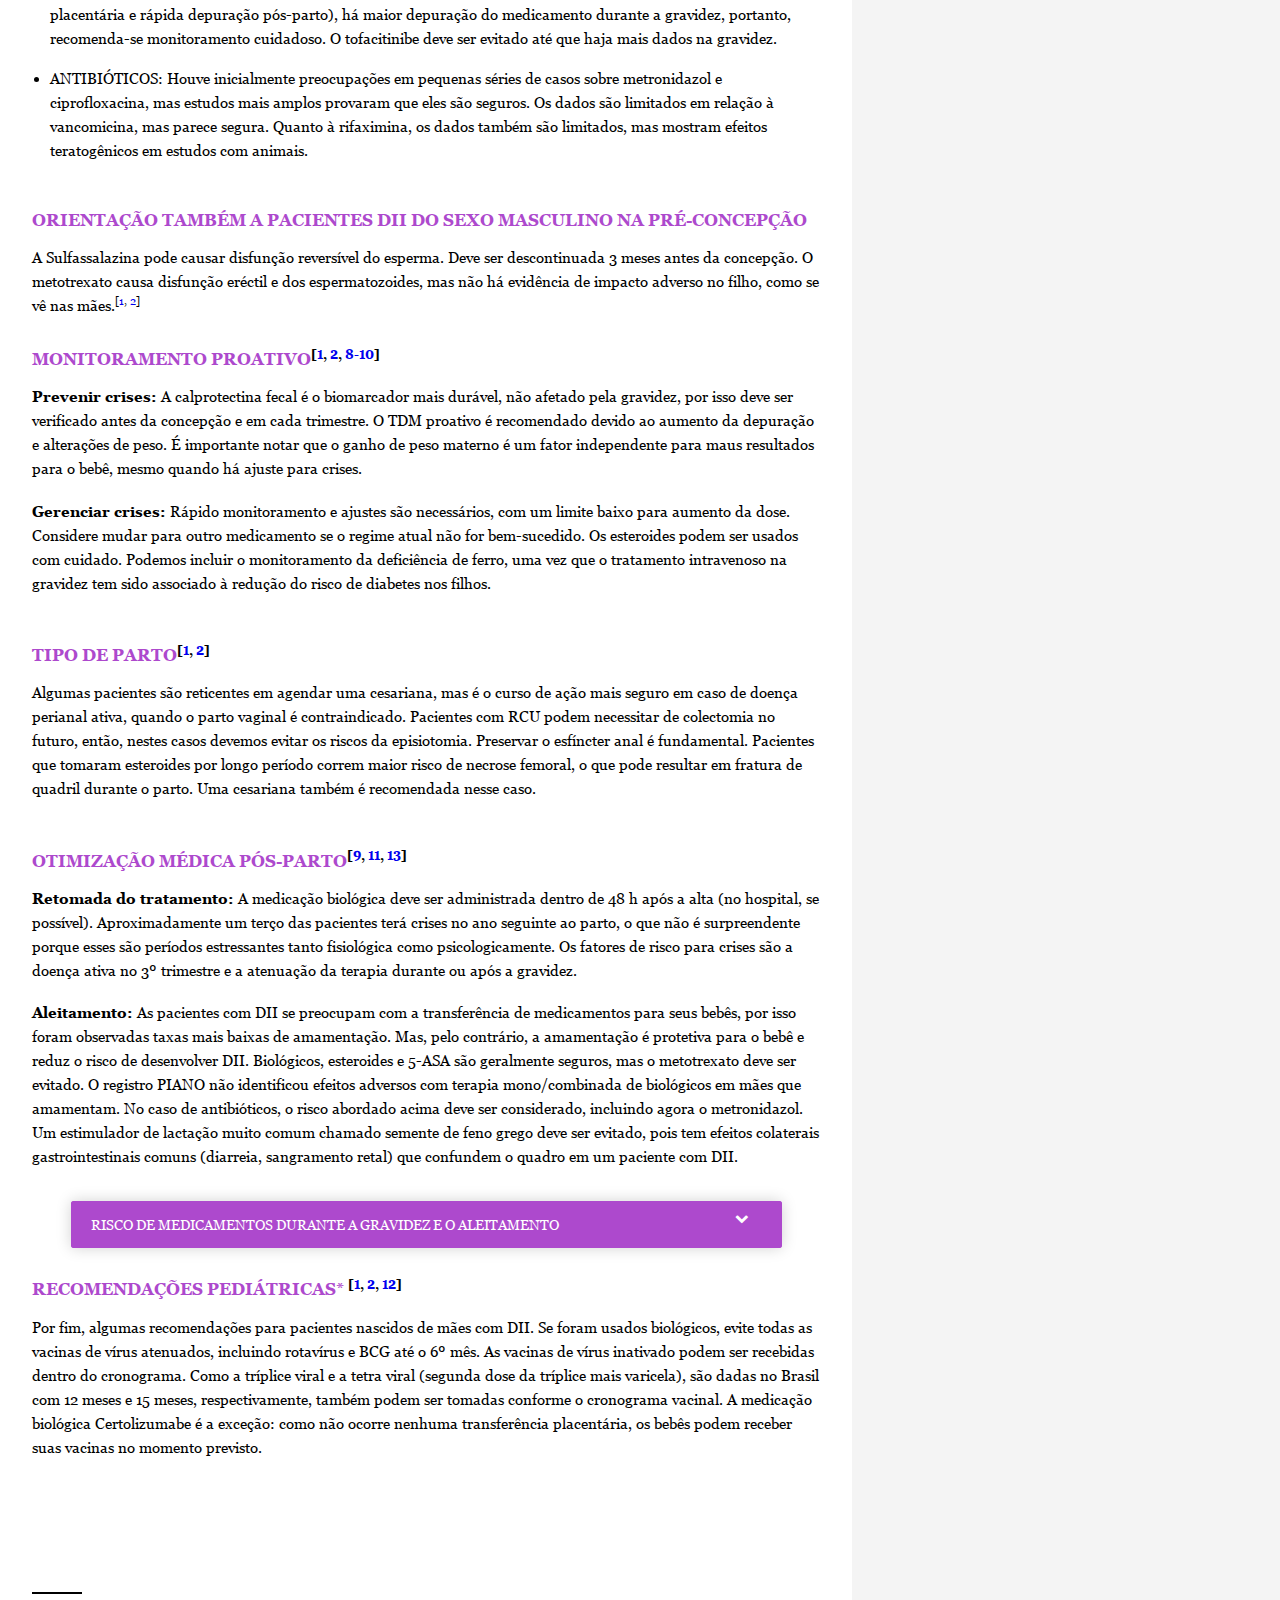
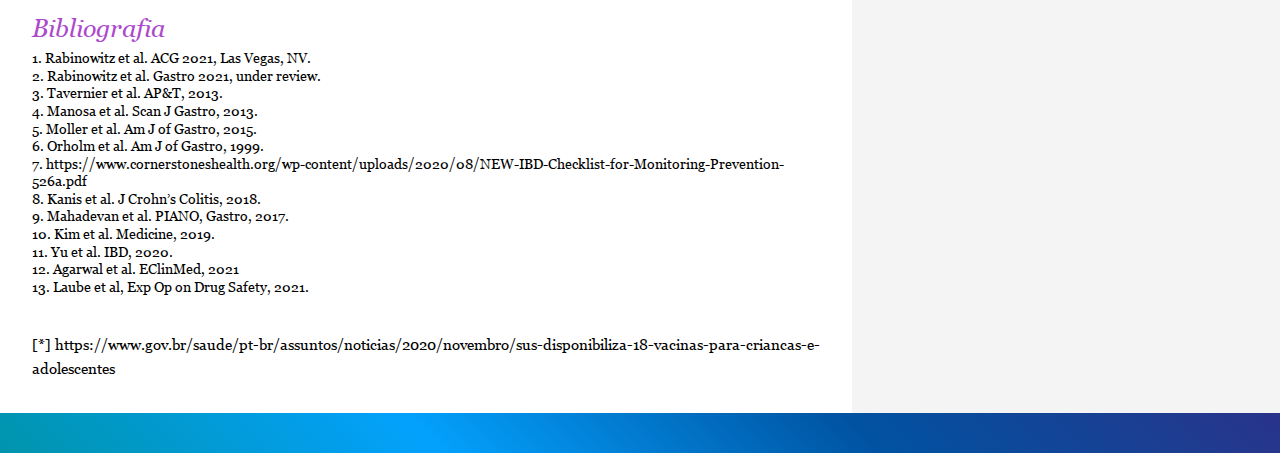
<file: rabinowitz.html>
<!DOCTYPE html>
<html lang="en" >
<head>
  <meta charset="UTF-8">
  <meta http-equiv="X-UA-Compatible" content="IE=edge">
  <meta name="viewport" content="width=device-width, initial-scale=1.0">
  <meta name="keywords" content=" " />
  <!-- title -->
  <title>Otimização e personalização do tratamento de DII com TDM</title>

  <!-- Link css file -->
    <!-- Reset de Eric Meyer -->
    <!--<link rel="stylesheet" href="reset.css" type="text/css" />-->
    <link rel="stylesheet" href="assets/css/normalize.css" type="text/css" />
    <link rel="stylesheet" href="assets/css/style.css">

  <!-- Fonts -->
  <link rel="stylesheet" media="screen" href="assets/fonts/font-awesome/css/font-awesome.min.css" type="text/css" >
  <link rel="stylesheet" media="screen" href="assets/fonts/roboto/stylesheet-roboto.css" type="text/css"/>
  <link rel="stylesheet" media="screen" href="assets/fonts/georgia/stylesheet-georgia.css" type="text/css"/>  

</head>
<body>
<!-- partial:index.partial.html -->
<header class="header">
  <a href="" class="title-responsive">Menu</a>
  <input class="menu-btn" type="checkbox" id="menu-btn" />
  <label class="menu-icon" for="menu-btn"><span class="navicon"></span></label>
  <ul class="menu">
    <li class="square-1"><a class="btn-txt" href="index.html">INÍCIO<br><br></a></li>
    <li class="square-2"><a class="btn-txt" href="optimizing.html">RESUMO<br><br></a></li>
    <li class="square-3"><a class="btn-txt" href="cheifetz-1.html">OTIMIZAÇÃO E PERSONALIZAÇÃO<br>
                                                 DO TRATAMENTO DE DII<br>
                                                 <span style="font-style: italic;">Adam S. Cheifetz, MD</span></a></li>
    <li class="square-4"><a class="btn-txt" href="cheifetz-2.html">A DII E AS MALIGNIDADES<br>
                                                 <span style="font-style: italic;">Adam S. Cheifetz, MD</span><br><br></a></li>
    <li class="square-5"><a class="btn-txt active" href="rabinowitz.html">DII E GRAVIDEZ<br>
                                                 <span style="font-style: italic;">Loren G. Rabinowitz, MD</span><br><br></a></li>
    <li class="square-6"><a class="btn-txt" href="video-1.html">VIDEOS<br><br></a></li>
                                                 
  </ul>
</header>
<!-- partial -->

    <!-- Main content -->
<div class="wrapper-1">
    <section class="container-fluid sect1">
      <div class="line1"></div>

        <div id="contents" class="side-left">

          <h4 class="title4">DII E GRAVIDEZ</h4>

          <p class="txt-cheif">A incidência de doença inflamatória intestinal atinge o pico no final da adolescência e início da idade adulta, de modo que a maioria dessas mulheres (55% da população de pacientes) será diagnosticada durante seus anos férteis. É recomendável conversar logo de início sobre planejamento familiar para evitar a esterilidade voluntária, complicações na gestação e parto ou doença ativa no início da gravidez.<sup>[<a href=#biblo-ref-1>1</a>, <a href=#biblo-ref-2>2</a>]</sup> 
          </p>

          <h4 class="title4">1. PRÉ-CONCEPÇÃO</h4>

          <p class="txt-cheif"><span style="font-weight:bold;">Orientação:</span> Este período é crítico tanto para a educação da paciente como para a otimização da terapia para a DII. Embora as taxas de fertilidade em pacientes com DII sejam semelhantes às da população em geral, algumas optam por não ter filhos por medo da herdabilidade da DII. Apesar de o risco ser bastante baixo (ver tabela), aumenta (30-40%) se ambos os pais tiverem DII. As taxas conhecidas de infertilidade pós-IPAA são de cerca de 40%. Os dados datam da era pré-laparoscópica, mas ainda há impacto na fertilidade (cicatrização pélvica, ovários, sistema tubular). Algumas pacientes temem o impacto da DII nos resultados da fertilização in vitro, mas os dados são, novamente, muito semelhantes aos da população em geral.<sup>[<a href=#biblo-ref-1>1</a>, <a href=#biblo-ref-6>6</a>]</sup> 
          </p><br>
          <p class="txt-cheif"><span style="font-weight:bold;">Otimizar:</span> Se a paciente estiver planejando uma gravidez, é necessária uma equipe multidisciplinar (gastroenterologista com experiência em DII e gravidez, ginecologista especializado em alto risco e cirurgião colorretal), além de uma reavaliação completa da atividade da doença. A inflamação está associada a consequências ruins, como baixo peso ao nascer, tamanho pequeno para a idade gestacional e parto prematuro. As evidências que mostram que as mulheres que concebem durante a remissão geralmente permanecem em remissão durante a gravidez são um forte argumento para a otimização da doença durante a pré-concepção.<sup>[<a href=#biblo-ref-1>1</a>, <a href=#biblo-ref-2>2</a>, <a href=#biblo-ref-7>7</a>]</sup> 
          </p>

          <div class="wrapper">
              <!-- Sub Heading 1b -->
                  <div class="child-tab child-tab1">
                    <input type="checkbox" name="sub-tab" id="tab-9">
                    <label class="labeltab-child" for="tab-9">
                      <span class="labeltab-child1">OTIMIZAÇÃO DO TRATAMENTO</span>
                      <div class="icon"><i class="fa fa-chevron-down i2" aria-hidden="true"></i></div>
                    </label>
                    <div class="sub-content">
                        <div class="griding-grid-one-graph">   
                          <span class="txt-list3">Certifique-se de que os pacientes estejam com ótima suplementação de vitamina D e outras vitaminas pré-natais, e talvez usar aspirina como profilaxia. Parece haver uma associação com pré-eclâmpsia em pacientes com DII, portanto, considere iniciar a prescrição de “aspirina infantil” na pré-concepção. Certifique-se de que a vacinação esteja em dia, mas evite a vacina contra a Covid-19 (especialmente a segunda dose) nas primeiras 11 semanas de gravidez por causa de febres (dados marginais mostram que a doença febril aguda durante o período de organogênese resulta em certo risco de aumento de anomalias congênitas).<br><br>
                          Se a paciente estiver recebendo uma medicação biológica, o esquema de dosagem precisa ser modificado: se ela estiver recebendo infliximabe, vedolizumabe ou ustequinumabe, a última infusão ou injeção deverá ser na semana 32 e, depois, retomada imediatamente após o parto. Para o adalimumabe, é necessária uma abordagem caso a caso. A última injeção pode ser dada na semana 32 ou 36, mas a terapia pode continuar durante toda a gravidez em caso de doença ativa.  
                          </span>
                        </div><!-- end griding-grid -->
                    </div><!-- end sub-content -->
                  </div><!-- end child-tab -->
            </div><!-- end wrapper -->
           
          <h4 class="title4">TRATAMENTOS E GRAVIDEZ<sup>[<a href=#biblo-ref-1>1</a>, <a href=#biblo-ref-2>2</a>, <a href=#biblo-ref-13>13</a>]</sup></h4>

          <p class="txt-cheif">Os dados se referem a cada agente ou classe de agente:</p><br>

           <ul class="list">
              <li class="list2">5-ASA: Bem tolerado e seguro, com baixo nível de transferência placentária (com exceção dos que contêm DBP). Para pacientes em uso de sulfassalazina é necessária uma suplementação cuidadosa, pois prejudica a absorção de ácido fólico.</li>
              <li class="list2">IMUNOMODULADORES: Embora a 6-MP e a azatioprina atravessem a placenta, não estão associados a maus resultados para o feto ou a criança. Mas recomendamos não iniciar seu uso durante a gravidez. Existem alguns dados inconclusivos relacionando a azatioprina à anemia fetal e ao aumento do risco de pancreatite.</li>
              <li class="list2">ESTEROIDES: São difíceis de estudar (o uso depende da atividade da doença). São relativamente seguros se usados por um curto período de tempo na menor dose possível. Estudos mais antigos relacionados à fenda palatina não tinham fundamento. No entanto, esteroides por longo prazo aumentam o risco para a mãe de infecção por diabetes gestacional e de má cicatrização de feridas. Para a criança há algum risco a longo prazo de insuficiência adrenal neonatal, ruptura prematura de membranas e baixo peso ao nascer, retardo de crescimento intrauterino e internações em Unidade de Terapia Intensiva Neonatal (UTIN). O registro PIANO (Gravidez de Mulheres com Doença Intestinal Inflamatória e Resultados Neonatais) constatou que o uso de esteroides no 2º e 3º trimestres foi associado a taxas mais altas de infecção grave nos recém-nascidos aos 9 e 12 meses, mas não encontrou nenhum risco aumentado de anomalias fetais.</li>
              <li class="list2">METOTREXATO: Potencial teratogênico e embriogênico (defeitos do tubo neural, atrasos no desenvolvimento, perfuração ileal, características faciais anormais, deformidades esqueléticas). Deve ser interrompido cerca de três meses antes da concepção (leva cerca de 10 semanas para se tornar indetectável).</li>
              <li class="list2">ANTI-TNFs: Comumente usados em nossa população de pacientes. O infliximabe e o adalimumabe atravessam a placenta (80% da transferência do fármaco no 3º trimestre), mas os dados dos últimos três anos mostram eficácia e segurança. O estudo da UCSF acompanhou os níveis séricos mensalmente, tanto na mãe como no bebê, e descobriu que os níveis da droga se tornavam indetectáveis em aproximadamente seis meses, sem resultados adversos para os bebês. O registro PIANO não mostrou risco aumentado de anomalias congênitas em comparação com pacientes não expostas. No entanto, a terapia combinada foi associada a parto prematuro (taxa de incidência 2,4) e qualquer complicação na gravidez (1,7), e risco triplo de infecção nos bebês (vs. monoterapia).</li>
              <li class="list2">TRATAMENTOS MAIS NOVOS: Os resultados da gravidez com ustequinumabe são semelhantes aos do anti-TNFs e consistentes com a população em geral. No caso do vedolizumabe, que também é seguro (baixa transferência placentária e rápida depuração pós-parto), há maior depuração do medicamento durante a gravidez, portanto, recomenda-se monitoramento cuidadoso. O tofacitinibe deve ser evitado até que haja mais dados na gravidez.</li>
              <li class="list2">ANTIBIÓTICOS: Houve inicialmente preocupações em pequenas séries de casos sobre metronidazol e ciprofloxacina, mas estudos mais amplos provaram que eles são seguros. Os dados são limitados em relação à vancomicina, mas parece segura. Quanto à rifaximina, os dados também são limitados, mas mostram efeitos teratogênicos em estudos com animais.</li>  
            </ul>

            <h4 class="title4">ORIENTAÇÃO TAMBÉM A PACIENTES DII DO SEXO MASCULINO NA PRÉ-CONCEPÇÃO</h4>

            <p class="txt-cheif">A Sulfassalazina pode causar disfunção reversível do esperma. Deve ser descontinuada 3 meses antes da concepção. O metotrexato causa disfunção eréctil e dos espermatozoides, mas não há evidência de impacto adverso no filho, como se vê nas mães.<sup>[<a href=#biblo-ref-1>1</a>, <a href=#biblo-ref-2>2</a>]</sup> 
            </p>

            <h4 class="title4">MONITORAMENTO PROATIVO<sup>[<a href=#biblo-ref-1>1</a>, <a href=#biblo-ref-2>2</a>, <a href=#biblo-ref-8>8-10</a>]</sup></h4>

            <p class="txt-cheif"><span style="font-weight:bold;">Prevenir crises: </span> A calprotectina fecal é o biomarcador mais durável, não afetado pela gravidez, por isso deve ser verificado antes da concepção e em cada trimestre. O TDM proativo é recomendado devido ao aumento da depuração e alterações de peso. É importante notar que o ganho de peso materno é um fator independente para maus resultados para o bebê, mesmo quando há ajuste para crises. 
            </p><br>
            <p class="txt-cheif"><span style="font-weight:bold;">Gerenciar crises: </span> Rápido monitoramento e ajustes são necessários, com um limite baixo para aumento da dose. Considere mudar para outro medicamento se o regime atual não for bem-sucedido. Os esteroides podem ser usados com cuidado. Podemos incluir o monitoramento da deficiência de ferro, uma vez que o tratamento intravenoso na gravidez tem sido associado à redução do risco de diabetes nos filhos. 
            </p><br>

            <h4 class="title4">TIPO DE PARTO<sup>[<a href=#biblo-ref-1>1</a>, <a href=#biblo-ref-2>2</a>]</sup></h4>

            <p class="txt-cheif">Algumas pacientes são reticentes em agendar uma cesariana, mas é o curso de ação mais seguro em caso de doença perianal ativa, quando o parto vaginal é contraindicado. Pacientes com RCU podem necessitar de colectomia no futuro, então, nestes casos devemos evitar os riscos da episiotomia. Preservar o esfíncter anal é fundamental. Pacientes que tomaram esteroides por longo período correm maior risco de necrose femoral, o que pode resultar em fratura de quadril durante o parto. Uma cesariana também é recomendada nesse caso. 
            </p><br>

            <h4 class="title4">OTIMIZAÇÃO MÉDICA PÓS-PARTO<sup>[<a href=#biblo-ref-9>9</a>, <a href=#biblo-ref-11>11</a>, <a href=#biblo-ref-13>13</a>]</sup></h4>
            <p class="txt-cheif"><span style="font-weight:bold;">Retomada do tratamento: </span> A medicação biológica deve ser administrada dentro de 48 h após a alta (no hospital, se possível). Aproximadamente um terço das pacientes terá crises no ano seguinte ao parto, o que não é surpreendente porque esses são períodos estressantes tanto fisiológica como psicologicamente. Os fatores de risco para crises são a doença ativa no 3º trimestre e a atenuação da terapia durante ou após a gravidez. 
            </p><br>
            <p class="txt-cheif"><span style="font-weight:bold;">Aleitamento: </span> As pacientes com DII se preocupam com a transferência de medicamentos para seus bebês, por isso foram observadas taxas mais baixas de amamentação. Mas, pelo contrário, a amamentação é protetiva para o bebê e reduz o risco de desenvolver DII. Biológicos, esteroides e 5-ASA são geralmente seguros, mas o metotrexato deve ser evitado. O registro PIANO não identificou efeitos adversos com terapia mono/combinada de biológicos em mães que amamentam. No caso de antibióticos, o risco abordado acima deve ser considerado, incluindo agora o metronidazol. Um estimulador de lactação muito comum chamado semente de feno grego deve ser evitado, pois tem efeitos colaterais gastrointestinais comuns (diarreia, sangramento retal) que confundem o quadro em um paciente com DII. 
            </p>

            <div class="wrapper">
              <!-- Sub Heading 1b -->
                  <div class="child-tab child-tab1">
                    <input type="checkbox" name="sub-tab" id="tab-11">
                    <label class="labeltab-child" for="tab-11">
                      <span class="labeltab-child1">RISCO DE MEDICAMENTOS DURANTE A GRAVIDEZ E O ALEITAMENTO</span>
                      <div class="icon"><i class="fa fa-chevron-down i2" aria-hidden="true"></i></div>
                    </label>
                    <div class="sub-content">
                        <div class="griding-grid-one-graph">
                            
                                <div class="graph1"><img src="assets/img/graph12.png"></div>
                            
                        </div><!-- end griding-grid -->
                    </div><!-- end sub-content -->

                  </div><!-- end child-tab -->
            </div><!-- end wrapper --> 


            <h4 class="title4">RECOMENDAÇÕES PEDIÁTRICAS* <sup>[<a href=#biblo-ref-1>1</a>, <a href=#biblo-ref-2>2</a>, <a href=#biblo-ref-12>12</a>]</sup></h4>

             <p class="txt-cheif">Por fim, algumas recomendações para pacientes nascidos de mães com DII. Se foram usados biológicos, evite todas as vacinas de vírus atenuados, incluindo rotavírus e BCG até o 6º mês. As vacinas de vírus inativado podem ser recebidas dentro do cronograma. Como a tríplice viral e a tetra viral (segunda dose da tríplice mais varicela), são dadas no Brasil com 12 meses e 15 meses, respectivamente, também podem ser tomadas conforme o cronograma vacinal. A medicação biológica Certolizumabe é a exceção: como não ocorre nenhuma transferência placentária, os bebês podem receber suas vacinas no momento previsto.
            </p><br><br>

             <div class="bibliografia">
               <div class="line3"></div>
               <p class="biblio-title">Bibliografia</p>
                <ul class="biblio2">
                  <li id="biblo-ref-1">1. Rabinowitz et al. ACG 2021, Las Vegas, NV.</li>
                    <li id="biblo-ref-2">2. Rabinowitz et al. Gastro 2021, under review.</li>
                    <li id="biblo-ref-3">3. Tavernier et al. AP&T, 2013.</li>
                    <li id="biblo-ref-4">4. Manosa et al. Scan J Gastro, 2013.</li>
                    <li id="biblo-ref-5">5. Moller et al. Am J of Gastro, 2015.</li>
                    <li id="biblo-ref-6">6. Orholm et al. Am J of Gastro, 1999.</li>
                    <li id="biblo-ref-7">7. <a class="link1" target="_blank" href="https://www.cornerstoneshealth.org/wp-content/uploads/2020/08/NEW-IBD-Checklist-for-Monitoring-Prevention-526a.pdf">https://www.cornerstoneshealth.org/wp-content/uploads/2020/08/NEW-IBD-Checklist-for-Monitoring-Prevention-526a.pdf</a></li>
                    <li id="biblo-ref-8">8. Kanis et al. J Crohn’s Colitis, 2018.</li>
                    <li id="biblo-ref-9">9. Mahadevan et al. PIANO, Gastro, 2017.</li>
                    <li id="biblo-ref-10">10. Kim et al. Medicine, 2019.</li>
                    <li id="biblo-ref-11">11. Yu et al. IBD, 2020.</li>
                    <li id="biblo-ref-12">12. Agarwal et al. EClinMed, 2021</li>
                    <li id="biblo-ref-13">13. Laube et al, Exp Op on Drug Safety, 2021.</li>
                </ul>
            </div><br><br>

            <p class="txt-cheif"> [*] <a class="link1" target="_blank" href="https://www.gov.br/saude/pt-br/assuntos/noticias/2020/novembro/sus-disponibiliza-18-vacinas-para-criancas-e-adolescentes">https://www.gov.br/saude/pt-br/assuntos/noticias/2020/novembro/sus-disponibiliza-18-vacinas-para-criancas-e-adolescentes</a>
            </p>
            
        </div><!-- end contents -->

        <div id="sidebar">

          <div class="griding-grid-one-icon">

              <div class="griding-grid-holder-2">
                  <div class="griding-wrapper-2 ">
                      <a class="btn-inicio" href="index.html">
                        <i class="fa fa-caret-left " aria-hidden="true"></i> INÍCIO
                      </a>
                  </div>
              </div>
          </div>

          <div class="griding-grid-two">
                <div class="griding-grid-holder-2 bio">

                    <div class="griding-wrapper-2">
                        <a class="title-opt" href="index.html">  
                          <h1 class="title1-aside">Otimização e personalização do tratamento de DII com TDM</h1>
                        </a>
                    </div>

                    <div class="container-btn btn-summary">
                        <a class="btn btn-1" href="optimizing.html">Resumo</a>
                    </div>

                </div>
          </div>

          <div class="griding-space-1"></div>
            
            <div class="video-menu">

                <div class="griding-grid-one">
                   <h2 class="title6">Videos</h2>
                </div>
                <div class="griding-grid-one">
                    <div class="griding-grid-holder-2">
                      <div class="griding-wrapper-2 ">
                        <a class="video-btn" href="video-1.html">
                          <span class="video-title"><i class="fa fa-play-circle" aria-hidden="true"></i> A TDM na Literatura Científica</span>
                          </p>
                        </a>
                      </div>
                    </div>
                </div>

                <div class="line2"></div>

                <div class="griding-grid-one">
                    <div class="griding-grid-holder-2">
                      <div class="griding-wrapper-2 ">
                        <a class="video-btn" href="video-2.html">
                          <span class="video-title"><i class="fa fa-play-circle" aria-hidden="true"></i> Cenários Clínicos para a TDM</span>
                        </a>
                      </div>
                    </div>
                </div>

                <div class="line2"></div>

                <div class="griding-grid-one">
                    <div class="griding-grid-holder-2">
                      <div class="griding-wrapper-2 ">
                        <a class="video-btn" href="video-3.html">
                          <span class="video-title"><i class="fa fa-play-circle" aria-hidden="true"></i> Gravidez</span>
                        </a>
                      </div>
                    </div>
                </div>

                <div class="line2"></div>

                <div class="griding-grid-one">
                    <div class="griding-grid-holder-2">
                      <div class="griding-wrapper-2 ">
                        <a class="video-btn" href="video-4.html">
                          <span class="video-title"><i class="fa fa-play-circle" aria-hidden="true"></i> Obstáculos e Futuro para a TDM</span>
                        </a>
                      </div>
                    </div>
                </div>

            </div><!-- end video-menu -->

        </div> <!-- end sidebar -->
    </section>
</div><!-- end wrapper-1 -->

<footer class="footer"> 
</footer>
  
</body>
</html>
</file>
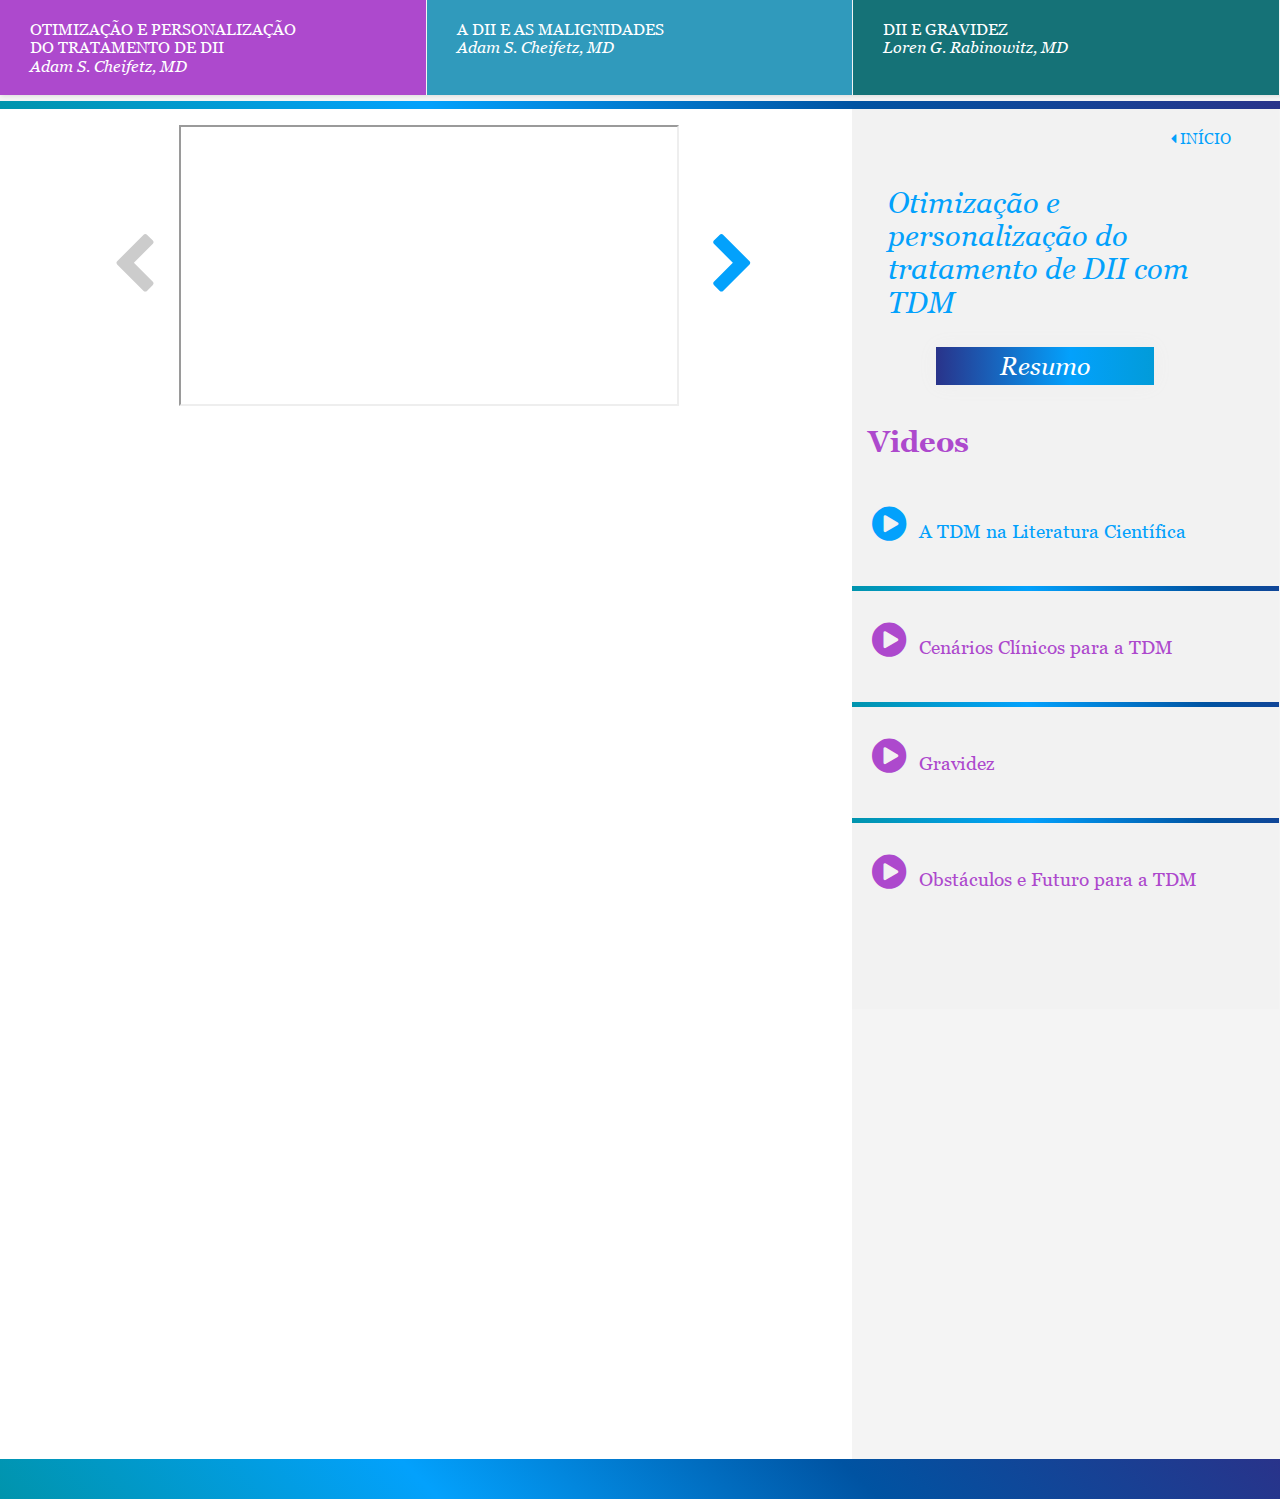
<file: video-1.html>
<!DOCTYPE html>
<html lang="en" >
<head>
  <meta charset="UTF-8">
  <meta http-equiv="X-UA-Compatible" content="IE=edge">
  <meta name="viewport" content="width=device-width, initial-scale=1.0">
  <meta name="keywords" content=" " />
  <!-- title -->
  <title>Otimização e personalização do tratamento de DII com TDM</title>

  <!-- Link css file -->
    <!-- Reset de Eric Meyer -->
    <!--<link rel="stylesheet" href="reset.css" type="text/css" />-->
    <link rel="stylesheet" href="assets/css/normalize.css" type="text/css" />
    <link rel="stylesheet" href="assets/css/style.css">

  <!-- Fonts -->
  <link rel="stylesheet" media="screen" href="assets/fonts/font-awesome/css/font-awesome.min.css" type="text/css" >
  <link rel="stylesheet" media="screen" href="assets/fonts/roboto/stylesheet-roboto.css" type="text/css"/>
  <link rel="stylesheet" media="screen" href="assets/fonts/georgia/stylesheet-georgia.css" type="text/css"/> 

</head>
<body>
<!-- partial:index.partial.html -->
<header class="header">
  <a href="" class="title-responsive">Menu</a>
  <input class="menu-btn" type="checkbox" id="menu-btn" />
  <label class="menu-icon" for="menu-btn"><span class="navicon"></span></label>
  <ul class="menu">
    <li class="square-1"><a class="btn-txt" href="index.html">INÍCIO<br><br></a></li>
    <li class="square-2"><a class="btn-txt" href="optimizing.html">RESUMO<br><br></a></li>
    <li class="square-3"><a class="btn-txt" href="cheifetz-1.html">OTIMIZAÇÃO E PERSONALIZAÇÃO<br>
                                                 DO TRATAMENTO DE DII<br>
                                                 <span style="font-style: italic;">Adam S. Cheifetz, MD</span></a></li>
    <li class="square-4"><a class="btn-txt" href="cheifetz-2.html">A DII E AS MALIGNIDADES<br>
                                                 <span style="font-style: italic;">Adam S. Cheifetz, MD</span><br><br></a></li>
    <li class="square-5"><a class="btn-txt" href="rabinowitz.html">DII E GRAVIDEZ<br>
                                                 <span style="font-style: italic;">Loren G. Rabinowitz, MD</span><br><br></a></li>
    <li class="square-6"><a class="btn-txt active" href="video-1.html">VIDEOS<br><br></a></li>
                                                 
  </ul>
</header>
<!-- partial -->

    <!-- Main content -->
<div class="wrapper-1">
    <section class="container-fluid sect1">
      <div class="line1"></div>

        <div id="contents" class="side-left cont-mobile">              
         
          <div class="griding-grid-zero">
                  <div class="griding-wrapper-0">

                      <div class="content">
                          <div class="container-video">
                              <div class="col1">
                                  <a class="not-active" href="#"><i class="fa fa-chevron-left disable" aria-hidden="true"></i> </a>
                              </div>

                              <div class="col2">
                                    <div class="container-frame">
                                      <div class="container-video2">
                                          <iframe src="https://drive.google.com/file/d/1PvpMrJEHB_tvcS4e79EF9QaufqrAZnG7/preview" allow="autoplay"></iframe>
                                      </div>
                                    </div>
                              </div>

                              <div class="col3">
                                <a href="video-2.html"><i class="fa fa-chevron-right" aria-hidden="true"></i></a>
                              </div>
                              
                          </div>
                      </div>

                  </div>
          </div>
          
        </div><!-- end contents -->
      
      
        <div id="sidebar">
         
          <div class="griding-grid-one-icon">
            
              <div class="griding-grid-holder-2">
                  <div class="griding-wrapper-2 ">
                      <a class="btn-inicio" href="index.html">
                        <i class="fa fa-caret-left " aria-hidden="true"></i> INÍCIO
                      </a>
                  </div>
              </div>
          </div>

          <div class="griding-grid-two">
                <div class="griding-grid-holder-2 bio">

                    <div class="griding-wrapper-2">
                        <a class="title-opt" href="index.html">  
                          <h1 class="title1-aside">Otimização e personalização do tratamento de DII com TDM</h1>
                        </a>
                    </div>

                    <div class="container-btn btn-summary">
                        <a class="btn btn-1" href="optimizing.html">Resumo</a>
                    </div>

                </div>
          </div>

          <div class="griding-space-1"></div>
            
            <div class="video-menu">

                <div class="griding-grid-one">
                   <h2 class="title6">Videos</h2>
                </div>
                <div class="griding-grid-one">
                    <div class="griding-grid-holder-2">
                      <div class="griding-wrapper-2 ">
                        <a class="video-btn active-video" href="video-1.html">
                          <span class="video-title"><i class="fa fa-play-circle" aria-hidden="true"></i> A TDM na Literatura Científica</span>
                          </p>
                        </a>
                      </div>
                    </div>
                </div>

                <div class="line2"></div>

                <div class="griding-grid-one">
                    <div class="griding-grid-holder-2">
                      <div class="griding-wrapper-2 ">
                        <a class="video-btn" href="video-2.html">
                          <span class="video-title"><i class="fa fa-play-circle" aria-hidden="true"></i> Cenários Clínicos para a TDM</span>
                        </a>
                      </div>
                    </div>
                </div>

                <div class="line2"></div>

                <div class="griding-grid-one">
                    <div class="griding-grid-holder-2">
                      <div class="griding-wrapper-2 ">
                        <a class="video-btn" href="video-3.html">
                          <span class="video-title"><i class="fa fa-play-circle" aria-hidden="true"></i> Gravidez</span>
                        </a>
                      </div>
                    </div>
                </div>

                <div class="line2"></div>

                <div class="griding-grid-one">
                    <div class="griding-grid-holder-2">
                      <div class="griding-wrapper-2 ">
                        <a class="video-btn" href="video-4.html">
                          <span class="video-title"><i class="fa fa-play-circle" aria-hidden="true"></i> Obstáculos e Futuro para a TDM</span>
                        </a>
                      </div>
                    </div>
                </div>

            </div><!-- end video-menu -->
  
        </div> <!-- end sidebar -->
     
    </section>
</div><!-- end wrapper-1 -->

<footer class="footer"> 
</footer>
  
</body>
</html>
</file>
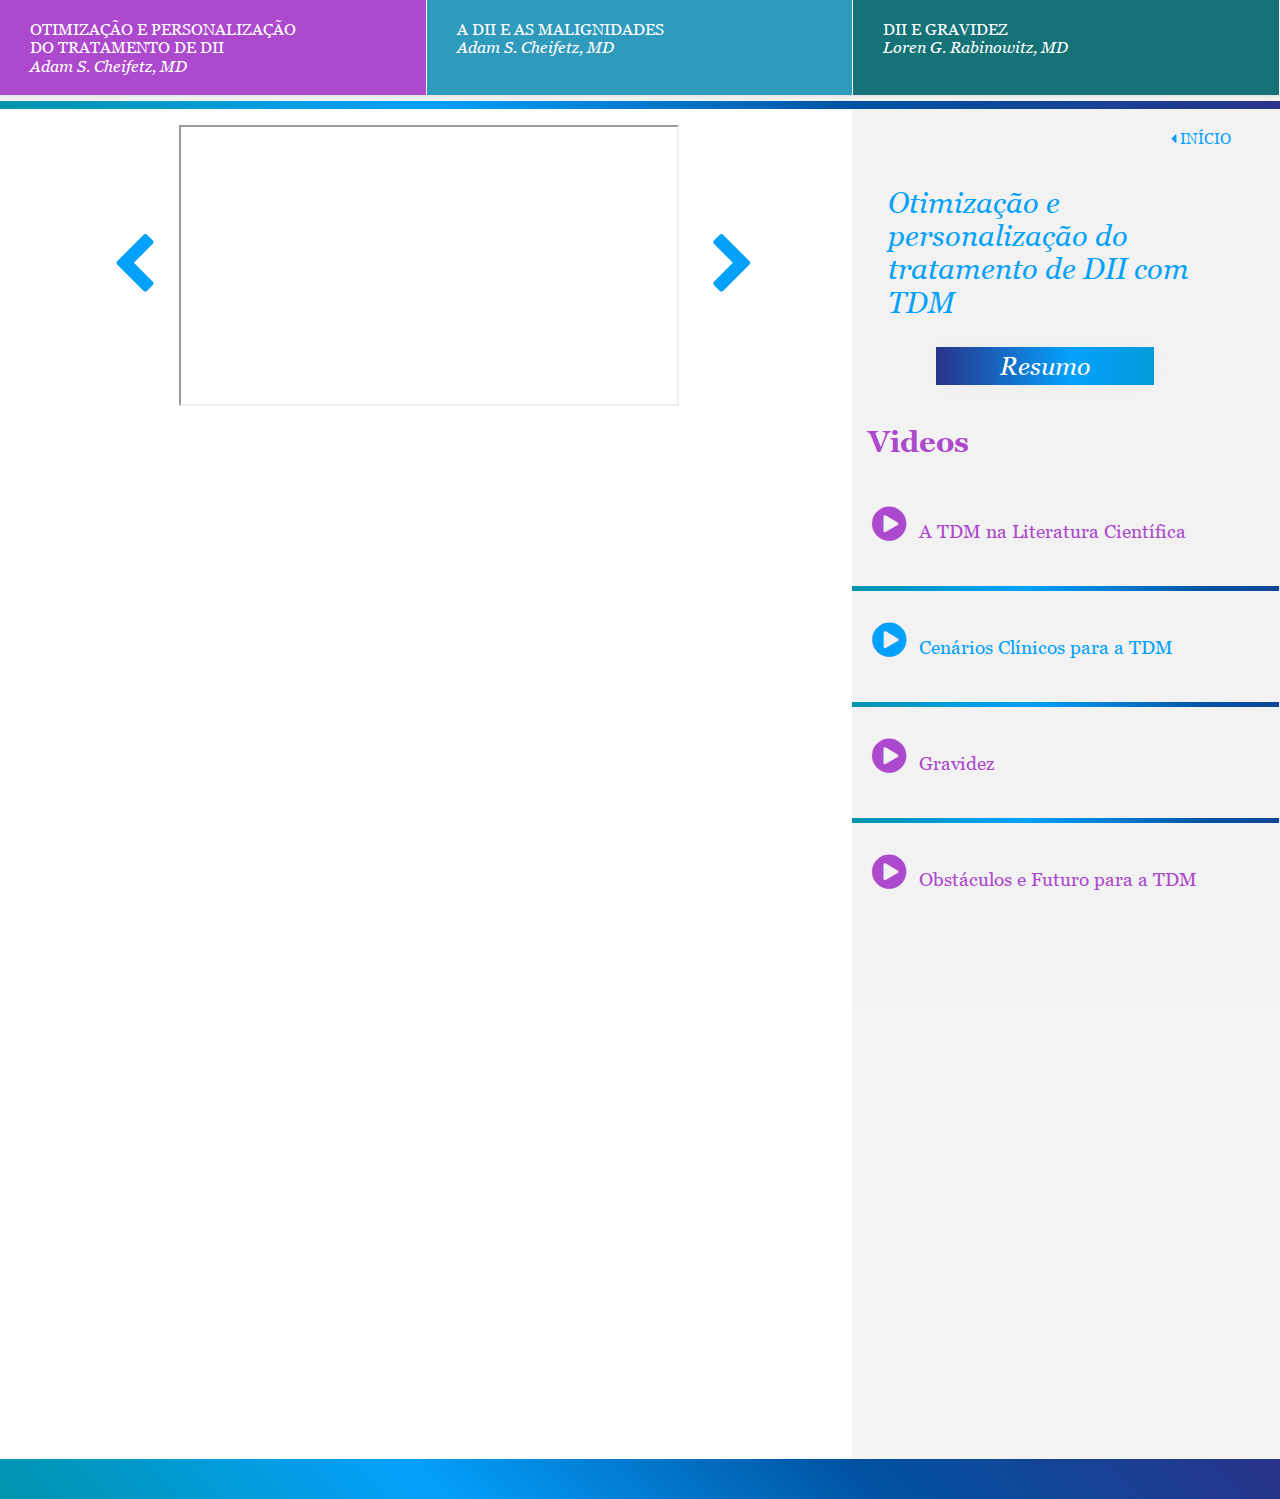
<file: video-2.html>
<!DOCTYPE html>
<html lang="en" >
<head>
  <meta charset="UTF-8">
  <meta http-equiv="X-UA-Compatible" content="IE=edge">
  <meta name="viewport" content="width=device-width, initial-scale=1.0">
  <meta name="keywords" content=" " />
  <!-- title -->
  <title>Otimização e personalização do tratamento de DII com TDM</title>

  <!-- Link css file -->
    <!-- Reset de Eric Meyer -->
    <!--<link rel="stylesheet" href="reset.css" type="text/css" />-->
    <link rel="stylesheet" href="assets/css/normalize.css" type="text/css" />
    <link rel="stylesheet" href="assets/css/style.css">

  <!-- Fonts -->
  <link rel="stylesheet" media="screen" href="assets/fonts/font-awesome/css/font-awesome.min.css" type="text/css" >
  <link rel="stylesheet" media="screen" href="assets/fonts/roboto/stylesheet-roboto.css" type="text/css"/>
  <link rel="stylesheet" media="screen" href="assets/fonts/georgia/stylesheet-georgia.css" type="text/css"/>  

</head>
<body>
<!-- partial:index.partial.html -->
<header class="header">
  <a href="" class="title-responsive">Menu</a>
  <input class="menu-btn" type="checkbox" id="menu-btn" />
  <label class="menu-icon" for="menu-btn"><span class="navicon"></span></label>
  <ul class="menu">
    <li class="square-1"><a class="btn-txt" href="index.html">INÍCIO<br><br></a></li>
    <li class="square-2"><a class="btn-txt" href="optimizing.html">RESUMO<br><br></a></li>
    <li class="square-3"><a class="btn-txt" href="cheifetz-1.html">OTIMIZAÇÃO E PERSONALIZAÇÃO<br>
                                                 DO TRATAMENTO DE DII<br>
                                                 <span style="font-style: italic;">Adam S. Cheifetz, MD</span></a></li>
    <li class="square-4"><a class="btn-txt" href="cheifetz-2.html">A DII E AS MALIGNIDADES<br>
                                                 <span style="font-style: italic;">Adam S. Cheifetz, MD</span><br><br></a></li>
    <li class="square-5"><a class="btn-txt" href="rabinowitz.html">DII E GRAVIDEZ<br>
                                                 <span style="font-style: italic;">Loren G. Rabinowitz, MD</span><br><br></a></li>
    <li class="square-6"><a class="btn-txt active" href="video-1.html">VIDEOS<br><br></a></li>
                                                 
  </ul>
</header>
<!-- partial -->

    <!-- Main content -->
<div class="wrapper-1">
    <section class="container-fluid sect1">
      <div class="line1"></div>

        <div id="contents" class="side-left cont-mobile">              
         
          <div class="griding-grid-zero">
                  <div class="griding-wrapper-0">

                      <div class="content">
                          <div class="container-video">
                              <div class="col1">
                                  <a href="video-1.html"><i class="fa fa-chevron-left" aria-hidden="true"></i> </a>
                              </div>

                              <div class="col2">
                                    <div class="container-frame">
                                      <div class="container-video2">
                                        <iframe src="https://drive.google.com/file/d/1k7dA-OB7cvQo9aFIg92tY1W7dyDww_PM/preview" allow="autoplay"></iframe>
                                      </div>
                                    </div>
                              </div>

                              <div class="col3">
                                <a href="video-3.html"><i class="fa fa-chevron-right" aria-hidden="true"></i></a>
                              </div>
                              
                          </div>
                      </div>

                  </div>
          </div>
          
        </div><!-- end contents -->
      

        <div id="sidebar" class="">
          <div class="griding-grid-one-icon">
            
              <div class="griding-grid-holder-2">
                  <div class="griding-wrapper-2 ">
                      <a class="btn-inicio" href="index.html">
                        <i class="fa fa-caret-left " aria-hidden="true"></i> INÍCIO
                      </a>
                  </div>
              </div>
          </div>

          <div class="griding-grid-two">
                <div class="griding-grid-holder-2 bio">

                    <div class="griding-wrapper-2">
                        <a class="title-opt" href="index.html">  
                          <h1 class="title1-aside">Otimização e personalização do tratamento de DII com TDM</h1>
                        </a>
                    </div>

                    <div class="container-btn btn-summary">
                        <a class="btn btn-1" href="optimizing.html">Resumo</a>
                    </div>

                </div>
          </div>

          <div class="griding-space-1"></div>
            
            <div class="video-menu">

                <div class="griding-grid-one">
                   <h2 class="title6">Videos</h2>
                </div>
                <div class="griding-grid-one">
                    <div class="griding-grid-holder-2">
                      <div class="griding-wrapper-2 ">
                        <a class="video-btn" href="video-1.html">
                          <span class="video-title"><i class="fa fa-play-circle" aria-hidden="true"></i> A TDM na Literatura Científica</span>
                          </p>
                        </a>
                      </div>
                    </div>
                </div>

                <div class="line2"></div>

                <div class="griding-grid-one">
                    <div class="griding-grid-holder-2">
                      <div class="griding-wrapper-2 ">
                        <a class="video-btn active-video" href="video-2.html">
                          <span class="video-title"><i class="fa fa-play-circle" aria-hidden="true"></i> Cenários Clínicos para a TDM</span>
                        </a>
                      </div>
                    </div>
                </div>

                <div class="line2"></div>

                <div class="griding-grid-one">
                    <div class="griding-grid-holder-2">
                      <div class="griding-wrapper-2 ">
                        <a class="video-btn" href="video-3.html">
                          <span class="video-title"><i class="fa fa-play-circle" aria-hidden="true"></i> Gravidez</span>
                        </a>
                      </div>
                    </div>
                </div>

                <div class="line2"></div>

                <div class="griding-grid-one">
                    <div class="griding-grid-holder-2">
                      <div class="griding-wrapper-2 ">
                        <a class="video-btn" href="video-4.html">
                          <span class="video-title"><i class="fa fa-play-circle" aria-hidden="true"></i> Obstáculos e Futuro para a TDM</span>
                        </a>
                      </div>
                    </div>
                </div>

            </div><!-- end video-menu -->

        </div> <!-- end sidebar -->
        
    </section>
</div><!-- end wrapper-1 -->

<footer class="footer"> 
</footer>
  
</body>
</html>
</file>
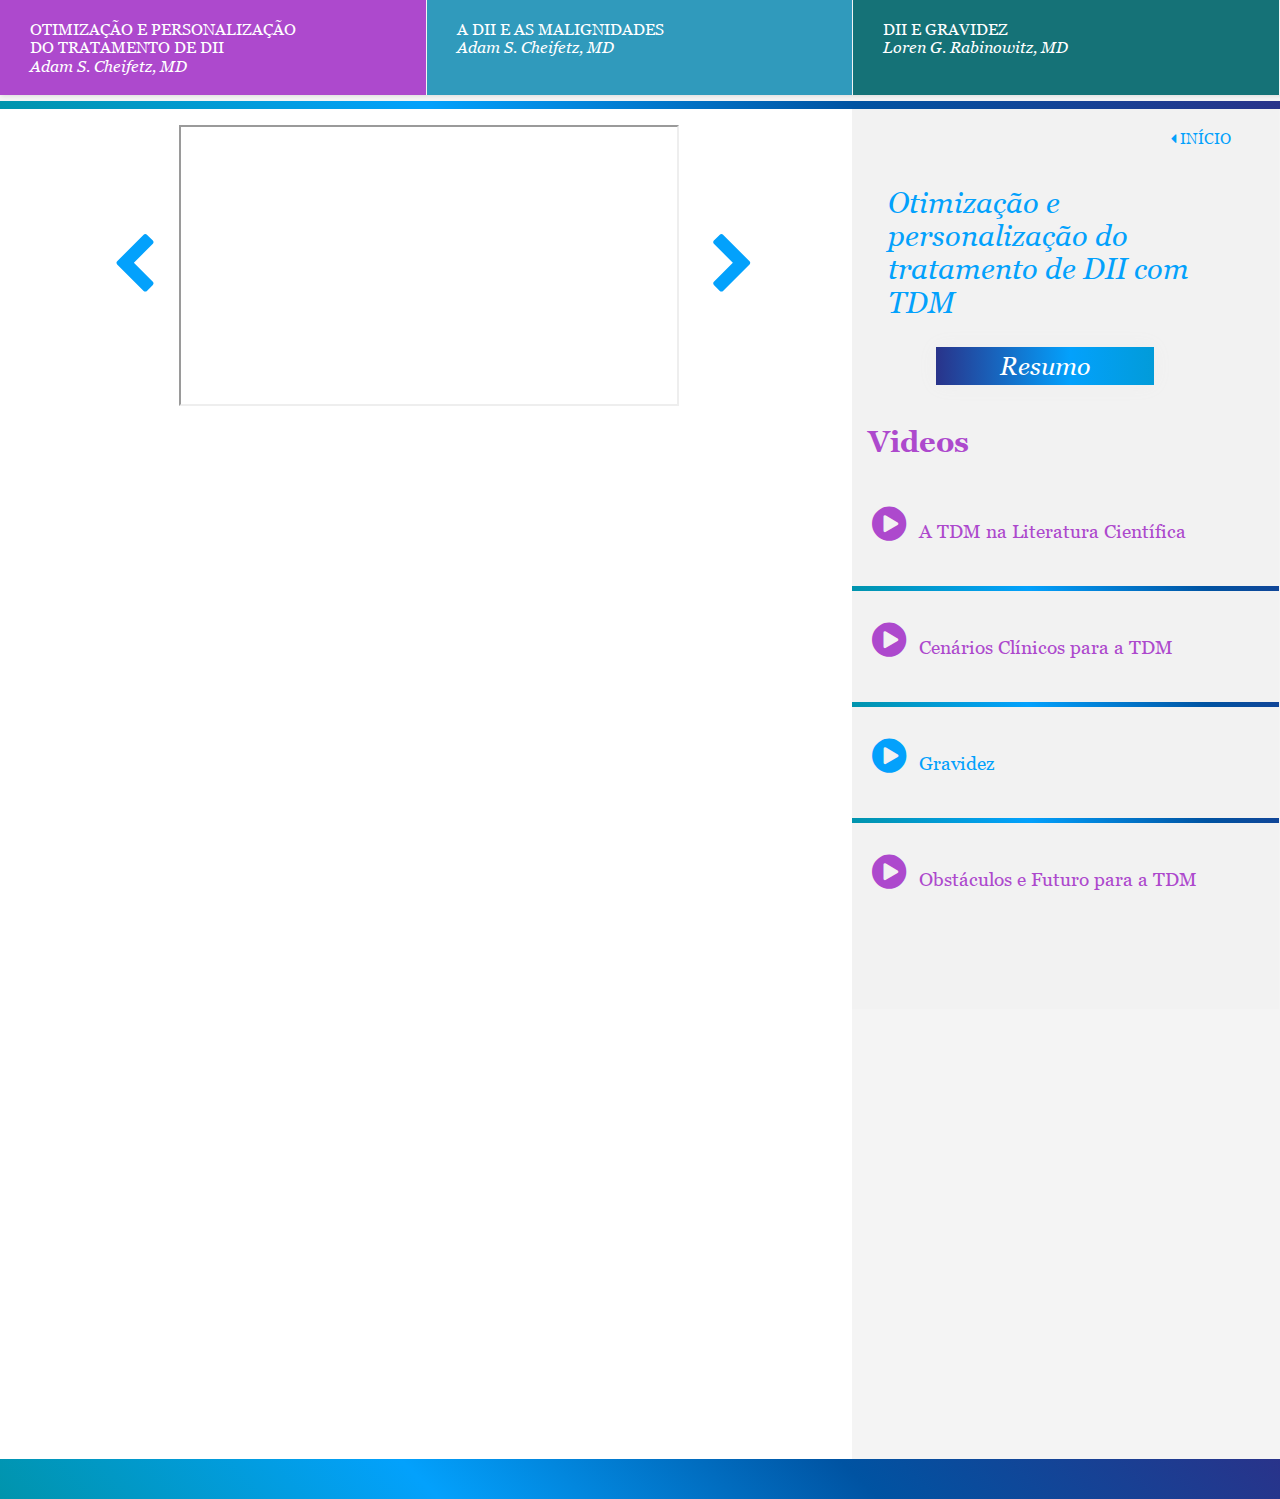
<file: video-3.html>
<!DOCTYPE html>
<html lang="en" >
<head>
  <meta charset="UTF-8">
  <meta http-equiv="X-UA-Compatible" content="IE=edge">
  <meta name="viewport" content="width=device-width, initial-scale=1.0">
  <meta name="keywords" content=" " />
  <!-- title -->
  <title>Otimização e personalização do tratamento de DII com TDM</title>

  <!-- Link css file -->
    <!-- Reset de Eric Meyer -->
    <!--<link rel="stylesheet" href="reset.css" type="text/css" />-->
    <link rel="stylesheet" href="assets/css/normalize.css" type="text/css" />
    <link rel="stylesheet" href="assets/css/style.css">

  <!-- Fonts -->
  <link rel="stylesheet" media="screen" href="assets/fonts/font-awesome/css/font-awesome.min.css" type="text/css" >
  <link rel="stylesheet" media="screen" href="assets/fonts/roboto/stylesheet-roboto.css" type="text/css"/>
  <link rel="stylesheet" media="screen" href="assets/fonts/georgia/stylesheet-georgia.css" type="text/css"/>  

</head>
<body>
<!-- partial:index.partial.html -->
<header class="header">
  <a href="" class="title-responsive">Menu</a>
  <input class="menu-btn" type="checkbox" id="menu-btn" />
  <label class="menu-icon" for="menu-btn"><span class="navicon"></span></label>
  <ul class="menu">
    <li class="square-1"><a class="btn-txt" href="index.html">INÍCIO<br><br></a></li>
    <li class="square-2"><a class="btn-txt" href="optimizing.html">RESUMO<br><br></a></li>
    <li class="square-3"><a class="btn-txt" href="cheifetz-1.html">OTIMIZAÇÃO E PERSONALIZAÇÃO<br>
                                                 DO TRATAMENTO DE DII<br>
                                                 <span style="font-style: italic;">Adam S. Cheifetz, MD</span></a></li>
    <li class="square-4"><a class="btn-txt" href="cheifetz-2.html">A DII E AS MALIGNIDADES<br>
                                                 <span style="font-style: italic;">Adam S. Cheifetz, MD</span><br><br></a></li>
    <li class="square-5"><a class="btn-txt" href="rabinowitz.html">DII E GRAVIDEZ<br>
                                                 <span style="font-style: italic;">Loren G. Rabinowitz, MD</span><br><br></a></li>
    <li class="square-6"><a class="btn-txt active" href="video-1.html">VIDEOS<br><br></a></li>
                                                 
  </ul>
</header>
<!-- partial -->

    <!-- Main content -->
<div class="wrapper-1">
    <section class="container-fluid sect1">
      <div class="line1"></div>

        <div id="contents" class="side-left cont-mobile">              
         
          <div class="griding-grid-zero">
                  <div class="griding-wrapper-0">

                      <div class="content">
                          <div class="container-video">
                              <div class="col1">
                                  <a href="video-2.html"><i class="fa fa-chevron-left" aria-hidden="true"></i> </a>
                              </div>

                              <div class="col2">
                                    <div class="container-frame">
                                      <div class="container-video2">
                                        <iframe src="https://drive.google.com/file/d/1SQKVFGmC2VL6WDtPV44oCooDZxFNvlDJ/preview" allow="autoplay"></iframe>
                                      </div>
                                    </div>
                              </div>

                              <div class="col3">
                                <a href="video-4.html"><i class="fa fa-chevron-right" aria-hidden="true"></i></a>
                              </div>
                              
                          </div>
                      </div>

                  </div>
          </div>
          
        </div><!-- end contents -->
      

        <div id="sidebar" class="">
          <div class="griding-grid-one-icon">
            
              <div class="griding-grid-holder-2">
                  <div class="griding-wrapper-2 ">
                      <a class="btn-inicio" href="index.html">
                        <i class="fa fa-caret-left " aria-hidden="true"></i> INÍCIO
                      </a>
                  </div>
              </div>
          </div>

          <div class="griding-grid-two">
                <div class="griding-grid-holder-2 bio">

                    <div class="griding-wrapper-2">
                        <a class="title-opt" href="index.html">  
                          <h1 class="title1-aside">Otimização e personalização do tratamento de DII com TDM</h1>
                        </a>
                    </div>

                    <div class="container-btn btn-summary">
                        <a class="btn btn-1" href="optimizing.html">Resumo</a>
                    </div>

                </div>
          </div>

          <div class="griding-space-1"></div>
            
            <div class="video-menu">

                <div class="griding-grid-one">
                   <h2 class="title6">Videos</h2>
                </div>
                <div class="griding-grid-one">
                    <div class="griding-grid-holder-2">
                      <div class="griding-wrapper-2 ">
                        <a class="video-btn" href="video-1.html">
                          <span class="video-title"><i class="fa fa-play-circle" aria-hidden="true"></i> A TDM na Literatura Científica</span>
                          </p>
                        </a>
                      </div>
                    </div>
                </div>

                <div class="line2"></div>

                <div class="griding-grid-one">
                    <div class="griding-grid-holder-2">
                      <div class="griding-wrapper-2 ">
                        <a class="video-btn" href="video-2.html">
                          <span class="video-title"><i class="fa fa-play-circle" aria-hidden="true"></i> Cenários Clínicos para a TDM</span>
                        </a>
                      </div>
                    </div>
                </div>

                <div class="line2"></div>

                <div class="griding-grid-one">
                    <div class="griding-grid-holder-2">
                      <div class="griding-wrapper-2 ">
                        <a class="video-btn active-video" href="video-3.html">
                          <span class="video-title"><i class="fa fa-play-circle" aria-hidden="true"></i> Gravidez</span>
                        </a>
                      </div>
                    </div>
                </div>

                <div class="line2"></div>

                <div class="griding-grid-one">
                    <div class="griding-grid-holder-2">
                      <div class="griding-wrapper-2 ">
                        <a class="video-btn" href="video-4.html">
                          <span class="video-title"><i class="fa fa-play-circle" aria-hidden="true"></i> Obstáculos e Futuro para a TDM</span>
                        </a>
                      </div>
                    </div>
                </div>

            </div><!-- end video-menu -->

        </div> <!-- end sidebar -->
        
    </section>
</div><!-- end wrapper-1 -->

<footer class="footer"> 
</footer>
  
</body>
</html>
</file>
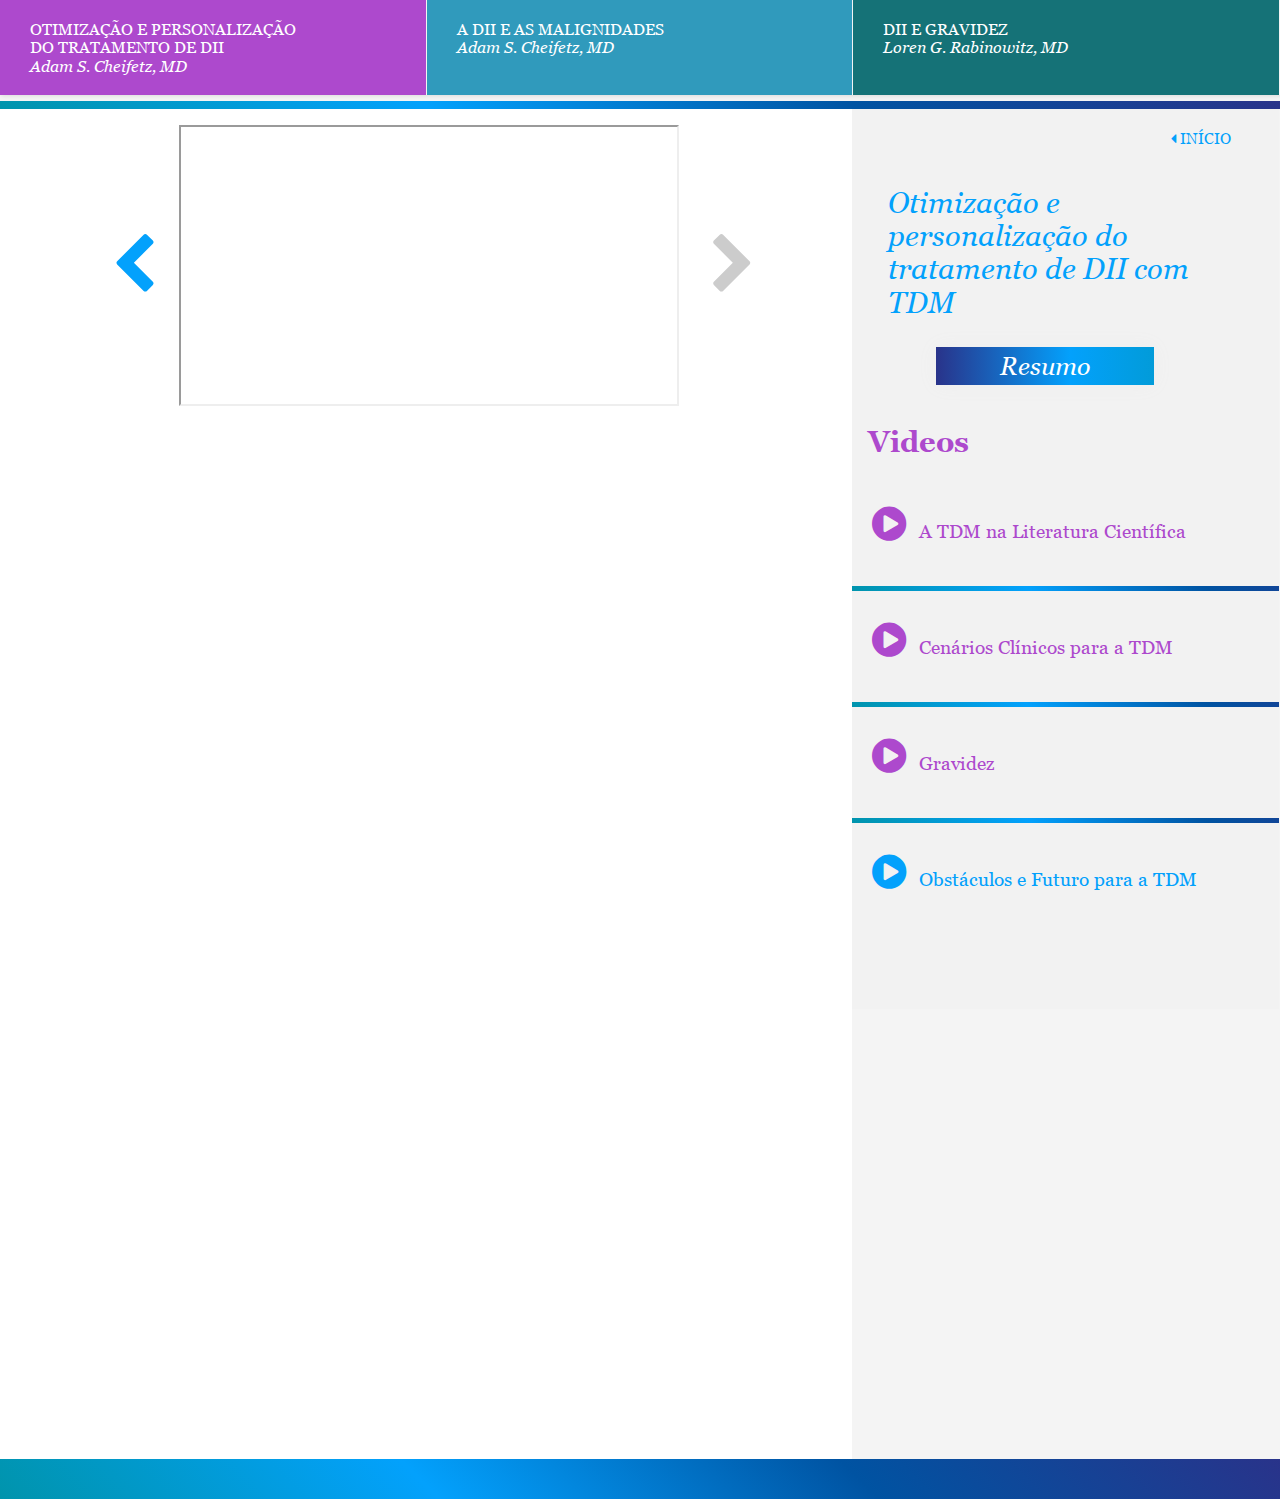
<file: video-4.html>
<!DOCTYPE html>
<html lang="en" >
<head>
  <meta charset="UTF-8">
  <meta http-equiv="X-UA-Compatible" content="IE=edge">
  <meta name="viewport" content="width=device-width, initial-scale=1.0">
  <meta name="keywords" content=" " />
  <!-- title -->
  <title>Otimização e personalização do tratamento de DII com TDM</title>

  <!-- Link css file -->
    <!-- Reset de Eric Meyer -->
    <!--<link rel="stylesheet" href="reset.css" type="text/css" />-->
    <link rel="stylesheet" href="assets/css/normalize.css" type="text/css" />
    <link rel="stylesheet" href="assets/css/style.css">

  <!-- Fonts -->
  <link rel="stylesheet" media="screen" href="assets/fonts/font-awesome/css/font-awesome.min.css" type="text/css" >
  <link rel="stylesheet" media="screen" href="assets/fonts/roboto/stylesheet-roboto.css" type="text/css"/>
  <link rel="stylesheet" media="screen" href="assets/fonts/georgia/stylesheet-georgia.css" type="text/css"/>  

</head>
<body>
<!-- partial:index.partial.html -->
<header class="header">
  <a href="" class="title-responsive">Menu</a>
  <input class="menu-btn" type="checkbox" id="menu-btn" />
  <label class="menu-icon" for="menu-btn"><span class="navicon"></span></label>
  <ul class="menu">
    <li class="square-1"><a class="btn-txt" href="index.html">INÍCIO<br><br></a></li>
    <li class="square-2"><a class="btn-txt" href="optimizing.html">RESUMO<br><br></a></li>
    <li class="square-3"><a class="btn-txt" href="cheifetz-1.html">OTIMIZAÇÃO E PERSONALIZAÇÃO<br>
                                                 DO TRATAMENTO DE DII<br>
                                                 <span style="font-style: italic;">Adam S. Cheifetz, MD</span></a></li>
    <li class="square-4"><a class="btn-txt" href="cheifetz-2.html">A DII E AS MALIGNIDADES<br>
                                                 <span style="font-style: italic;">Adam S. Cheifetz, MD</span><br><br></a></li>
    <li class="square-5"><a class="btn-txt" href="rabinowitz.html">DII E GRAVIDEZ<br>
                                                 <span style="font-style: italic;">Loren G. Rabinowitz, MD</span><br><br></a></li>
    <li class="square-6"><a class="btn-txt active" href="video-1.html">VIDEOS<br><br></a></li>
                                                 
  </ul>
</header>
<!-- partial -->

    <!-- Main content -->
<div class="wrapper-1">
    <section class="container-fluid sect1">
      <div class="line1"></div>

        <div id="contents" class="side-left cont-mobile">              
         
          <div class="griding-grid-zero">
                  <div class="griding-wrapper-0">

                      <div class="content">
                          <div class="container-video">
                              <div class="col1">
                                  <a href="video-3.html"><i class="fa fa-chevron-left" aria-hidden="true"></i> </a>
                              </div>

                              <div class="col2">
                                    <div class="container-frame">
                                      <div class="container-video2">
                                        <iframe src="https://drive.google.com/file/d/1wcfD7zitFhfDzhTvKUH5l7nL7AnyaSub/preview" width="640" height="480" allow="autoplay"></iframe>
                                      </div>
                                    </div>
                              </div>

                              <div class="col3">
                                <a class="not-active" href="#"><i class="fa fa-chevron-right disable" aria-hidden="true"></i></a>
                              </div>
                              
                          </div>
                      </div>

                  </div>
          </div>
          
        </div><!-- end contents -->
      

        <div id="sidebar" class="">
          <div class="griding-grid-one-icon">
            
              <div class="griding-grid-holder-2">
                  <div class="griding-wrapper-2 ">
                      <a class="btn-inicio" href="index.html">
                        <i class="fa fa-caret-left " aria-hidden="true"></i> INÍCIO
                      </a>
                  </div>
              </div>
          </div>

          <div class="griding-grid-two">
                <div class="griding-grid-holder-2 bio">

                    <div class="griding-wrapper-2">
                        <a class="title-opt" href="index.html">  
                          <h1 class="title1-aside">Otimização e personalização do tratamento de DII com TDM</h1>
                        </a>
                    </div>

                    <div class="container-btn btn-summary">
                        <a class="btn btn-1" href="optimizing.html">Resumo</a>
                    </div>

                </div>
          </div>

          <div class="griding-space-1"></div>
            
            <div class="video-menu">

                <div class="griding-grid-one">
                   <h2 class="title6">Videos</h2>
                </div>
                <div class="griding-grid-one">
                    <div class="griding-grid-holder-2">
                      <div class="griding-wrapper-2 ">
                        <a class="video-btn" href="video-1.html">
                          <span class="video-title"><i class="fa fa-play-circle" aria-hidden="true"></i> A TDM na Literatura Científica</span>
                          </p>
                        </a>
                      </div>
                    </div>
                </div>

                <div class="line2"></div>

                <div class="griding-grid-one">
                    <div class="griding-grid-holder-2">
                      <div class="griding-wrapper-2 ">
                        <a class="video-btn" href="video-2.html">
                          <span class="video-title"><i class="fa fa-play-circle" aria-hidden="true"></i> Cenários Clínicos para a TDM</span>
                        </a>
                      </div>
                    </div>
                </div>

                <div class="line2"></div>

                <div class="griding-grid-one">
                    <div class="griding-grid-holder-2">
                      <div class="griding-wrapper-2 ">
                        <a class="video-btn" href="video-3.html">
                          <span class="video-title"><i class="fa fa-play-circle" aria-hidden="true"></i> Gravidez</span>
                        </a>
                      </div>
                    </div>
                </div>

                <div class="line2"></div>

                <div class="griding-grid-one">
                    <div class="griding-grid-holder-2">
                      <div class="griding-wrapper-2 ">
                        <a class="video-btn active-video" href="video-4.html">
                          <span class="video-title"><i class="fa fa-play-circle" aria-hidden="true"></i> Obstáculos e Futuro para a TDM</span>
                        </a>
                      </div>
                    </div>
                </div>

            </div><!-- end video-menu -->

        </div> <!-- end sidebar -->
        
    </section>
</div><!-- end wrapper-1 -->

<footer class="footer"> 
</footer>
  
</body>
</html>
</file>
<file: assets/fonts/roboto/stylesheet-roboto.css>
@font-face {
    font-family: 'Roboto';
    src: url('Roboto-Black.woff2') format('woff2'),
        url('Roboto-Black.woff') format('woff'),
        url('Roboto-Black.ttf') format('truetype'),
        url('Roboto-Black.svg#Roboto-Black') format('svg');
    font-weight: 900;
    font-style: normal;
    font-display: swap;
}

@font-face {
    font-family: 'Roboto';
    src: url('Roboto-BlackItalic.woff2') format('woff2'),
        url('Roboto-BlackItalic.woff') format('woff'),
        url('Roboto-BlackItalic.ttf') format('truetype'),
        url('Roboto-BlackItalic.svg#Roboto-BlackItalic') format('svg');
    font-weight: 900;
    font-style: italic;
    font-display: swap;
}

@font-face {
    font-family: 'Roboto';
    src: url('Roboto-Bold.woff2') format('woff2'),
        url('Roboto-Bold.woff') format('woff'),
        url('Roboto-Bold.ttf') format('truetype'),
        url('Roboto-Bold.svg#Roboto-Bold') format('svg');
    font-weight: bold;
    font-style: normal;
    font-display: swap;
}

@font-face {
    font-family: 'Roboto';
    src: url('Roboto-BoldItalic.woff2') format('woff2'),
        url('Roboto-BoldItalic.woff') format('woff'),
        url('Roboto-BoldItalic.ttf') format('truetype'),
        url('Roboto-BoldItalic.svg#Roboto-BoldItalic') format('svg');
    font-weight: bold;
    font-style: italic;
    font-display: swap;
}

@font-face {
    font-family: 'Roboto';
    src: url('Roboto-LightItalic.woff2') format('woff2'),
        url('Roboto-LightItalic.woff') format('woff'),
        url('Roboto-LightItalic.ttf') format('truetype'),
        url('Roboto-LightItalic.svg#Roboto-LightItalic') format('svg');
    font-weight: 300;
    font-style: italic;
    font-display: swap;
}

@font-face {
    font-family: 'Roboto';
    src: url('Roboto-Italic.woff2') format('woff2'),
        url('Roboto-Italic.woff') format('woff'),
        url('Roboto-Italic.ttf') format('truetype'),
        url('Roboto-Italic.svg#Roboto-Italic') format('svg');
    font-weight: normal;
    font-style: italic;
    font-display: swap;
}

@font-face {
    font-family: 'Roboto';
    src: url('Roboto-Light.woff2') format('woff2'),
        url('Roboto-Light.woff') format('woff'),
        url('Roboto-Light.ttf') format('truetype'),
        url('Roboto-Light.svg#Roboto-Light') format('svg');
    font-weight: 300;
    font-style: normal;
    font-display: swap;
}

@font-face {
    font-family: 'Roboto';
    src: url('Roboto-MediumItalic.woff2') format('woff2'),
        url('Roboto-MediumItalic.woff') format('woff'),
        url('Roboto-MediumItalic.ttf') format('truetype'),
        url('Roboto-MediumItalic.svg#Roboto-MediumItalic') format('svg');
    font-weight: 500;
    font-style: italic;
    font-display: swap;
}

@font-face {
    font-family: 'Roboto';
    src: url('Roboto-Medium.woff2') format('woff2'),
        url('Roboto-Medium.woff') format('woff'),
        url('Roboto-Medium.ttf') format('truetype'),
        url('Roboto-Medium.svg#Roboto-Medium') format('svg');
    font-weight: 500;
    font-style: normal;
    font-display: swap;
}

@font-face {
    font-family: 'Roboto';
    src: url('Roboto-Regular.woff2') format('woff2'),
        url('Roboto-Regular.woff') format('woff'),
        url('Roboto-Regular.ttf') format('truetype'),
        url('Roboto-Regular.svg#Roboto-Regular') format('svg');
    font-weight: normal;
    font-style: normal;
    font-display: swap;
}

@font-face {
    font-family: 'Roboto';
    src: url('Roboto-Thin.woff2') format('woff2'),
        url('Roboto-Thin.woff') format('woff'),
        url('Roboto-Thin.ttf') format('truetype'),
        url('Roboto-Thin.svg#Roboto-Thin') format('svg');
    font-weight: 100;
    font-style: normal;
    font-display: swap;
}

@font-face {
    font-family: 'Roboto';
    src: url('Roboto-ThinItalic.woff2') format('woff2'),
        url('Roboto-ThinItalic.woff') format('woff'),
        url('Roboto-ThinItalic.ttf') format('truetype'),
        url('Roboto-ThinItalic.svg#Roboto-ThinItalic') format('svg');
    font-weight: 100;
    font-style: italic;
    font-display: swap;
}
</file>
<file: assets/css/style.css>
/* Reset */
*{
    margin: 0;
    padding: 0;
    box-sizing: border-box;
}

html, body {
  height: 100%;
  margin: 0;
}

body {
  font-family: "Georgia", serif;
  background-color: #f4f4f4;
}

a{
    text-decoration: none;
}

ul{
    list-style: none;
}



/* header */
.sect1 {
    margin-top:6.3rem!important;
}

.header {
  background-color: #fff;
  color: #fff;
  box-shadow: 1px 1px 4px 0 rgba(0,0,0,.1);
  position: fixed;
  width: 100%;
  top:0;
  z-index: 3;
}

.header ul {
  margin: 0;
  padding: 0;
  list-style: none;
  overflow: hidden;
  background-color: #fff;
}

.header li a {
  color: #fff;
  display: block;
  padding: 20px 20px;
  border-right: 1px solid #f4f4f4;
  text-decoration: none;
}

.header li a:hover,
.header .menu-btn:hover {
  background-color: transparent;
}

.header .title-responsive {
  display: none;
}

/* menu */

.header .menu {
  width: 100%;
  clear: both;
  max-height: 0;
  transition: max-height .2s ease-out;
}

/* menu icon */

.header .menu-icon {
  cursor: pointer;
  display: inline-block;
  float: right;
  padding: 28px 20px;
  position: relative;
  user-select: none;
}

.header .menu-icon .navicon {
  background: #333;
  display: block;
  height: 2px;
  position: relative;
  transition: background .2s ease-out;
  width: 18px;
}

.header .menu-icon .navicon:before,
.header .menu-icon .navicon:after {
  background: #333;
  content: '';
  display: block;
  height: 100%;
  position: absolute;
  transition: all .2s ease-out;
  width: 100%;
}

.header .menu-icon .navicon:before {
  top: 5px;
}

.header .menu-icon .navicon:after {
  top: -5px;
}

/* menu btn */

.header .menu-btn {
  display: none;
}

.header .menu-btn:checked ~ .menu {
  max-height: 240px;
}

.header .menu-btn:checked ~ .menu-icon .navicon {
  background: transparent;
}

.header .menu-btn:checked ~ .menu-icon .navicon:before {
  transform: rotate(-45deg);
}

.header .menu-btn:checked ~ .menu-icon .navicon:after {
  transform: rotate(45deg);
}

.header .menu-btn:checked ~ .menu-icon:not(.steps) .navicon:before,
.header .menu-btn:checked ~ .menu-icon:not(.steps) .navicon:after {
  top: 0;
}


@media screen and (max-width: 768px) {

    .sect1 {
        margin-top:4.3rem!important;
    }
}

@media (min-width: 768px) and (max-width: 1199px) {

    .sect1 {
        margin-top:4.3rem!important;
    }
}
/*-------------------------------------------------------*/

.square-3{
    background-color:#03a1fc;
    width: 33.33%;
    height:100%;
    text-align: left;
    padding-left: 0rem;
    -webkit-transition:all 0.3s ease-in-out;
    -moz-transition:all 0.3s ease-in-out;
    -ms-transition:all 0.3s ease-in-out;
    transition: all 0.3s ease-in-out;
}

.square-3:hover {
    background-color:#ad49cd;
    -webkit-transition:all 0.3s ease-in;
    -moz-transition:all 0.3s ease-in;
    -ms-transition:all 0.3s ease-in;
    transition: all 0.3s ease-in;
}

.square-4{
    background-color:#309abc;
    width: 33.33%;
    height:100%;
    text-align: left; 
    padding-left: 0rem;
    -webkit-transition:all 0.3s ease-in-out;
    -moz-transition:all 0.3s ease-in-out;
    -ms-transition:all 0.3s ease-in-out;
    transition: all 0.3s ease-in-out;  
}

.square-4:hover {
    background-color:#ad49cd;
    -webkit-transition:all 0.3s ease-in;
    -moz-transition:all 0.3s ease-in;
    -ms-transition:all 0.3s ease-in;
    transition: all 0.3s ease-in;
} 

.square-5{
    background-color:#157277;
    width: 33.33%;
    height:100%;
    text-align: left;
    padding-left: 0rem;
    -webkit-transition:all 0.3s ease-in-out;
    -moz-transition:all 0.3s ease-in-out;
    -ms-transition:all 0.3s ease-in-out;
    transition: all 0.3s ease-in-out;  
}

.square-5:hover {
    background-color:#ad49cd;
    -webkit-transition:all 0.3s ease-in;
    -moz-transition:all 0.3s ease-in;
    -ms-transition:all 0.3s ease-in;
    transition: all 0.3s ease-in;
} 

.active {
    background-color:#ad49cd;
}

@media (min-width: 1200px) {
    .square-1, .square-2, .square-6 {
      display: none;
    }
}


/* 48em = 768px */

@media (min-width: 1199px) {
  .header li {
    float: left;
  }
  .header li a {
    padding: 20px 30px;
  }
  .header .menu {
    clear: none;
    float: right;
    max-height: none;
  }
  .header .menu-icon {
    display: none;
  }    
}

@media screen and (max-width: 1199px) {
     
  .square-3{
    background-color:#03a1fc;
    width: 100%;
  }

  .square-3:hover {
    background-color:#ad49cd!important;
    width: 100%;
  }

  .square-4{
    background-color:#309abc;
    width: 100%;   
  }
  .square-5{
    background-color:#157277;
    width: 100%;  
  }

   /* BTN Início */
  .square-1{
    background-color:#0053a2;
    width: 100%;
    height:100%;
    font-size:0.95rem;
    text-align: left;
    padding-left: 0rem;
    -webkit-transition:all 0.3s ease-in-out;
    -moz-transition:all 0.3s ease-in-out;
    -ms-transition:all 0.3s ease-in-out;
    transition: all 0.3s ease-in-out;  
  }

  .square-1:hover {
    background-color:#ad49cd;
    -webkit-transition:all 0.3s ease-in;
    -moz-transition:all 0.3s ease-in;
    -ms-transition:all 0.3s ease-in;
    transition: all 0.3s ease-in;
  }
  
  /* BTN Summary */
  .square-2{
    width: 100%;
    height:100%;
    background-image: linear-gradient(to right, #29338a 0%, #03a1fc 41%, #0094ac 100%);
    text-align: left;
    padding-left: 0rem;
    -webkit-transition:all 0.3s ease-in-out!important;
    -moz-transition:all 0.3s ease-in-out!important;
    -ms-transition:all 0.3s ease-in-out!important;
    transition: all 0.3s ease-in-out!important;  
  }

  .square-2:hover{
    background-image:linear-gradient(to right, #ad49cd 0%, #ad49cd 100%);
    -webkit-transition:all 0.3s ease-in!important;
    -moz-transition:all 0.3s ease-in!important;
    -ms-transition:all 0.3s ease-in!important;
    transition: all 0.3s ease-in!important;
  }

  /* btn-menu responsive */
  a.btn-txt {
    font-family: "Georgia", serif;
    font-style: normal;
    font-size:0.95rem;
    margin: 0px;
    padding-left:3.9rem!important;
    padding-top:2.0rem!important;
    text-align: left;
  }

  /* BTN Videos */
  .square-6{
    background-color:#5ea5a5;
    width: 100%;
    height:100%;
    font-size:0.95rem;
    text-align: left;
    padding-left: 0rem;
    -webkit-transition:all 0.3s ease-in-out;
    -moz-transition:all 0.3s ease-in-out;
    -ms-transition:all 0.3s ease-in-out;
    transition: all 0.3s ease-in-out;  
  }

  .square-6:hover {
    background-color:#ad49cd;
    -webkit-transition:all 0.3s ease-in;
    -moz-transition:all 0.3s ease-in;
    -ms-transition:all 0.3s ease-in;
    transition: all 0.3s ease-in;
  }
  
  .header .menu-btn:checked ~ .menu {
    max-height: 700px;                         /*alto menú responsive al hacer dropdown*/
  }
}

/*////BODY - CONTENT ///////////////////////////////////*/

.wrapper-1 {
  min-height: 100vh;
}

.sect1 {
    overflow:auto;
    margin-top:6.3rem;
    padding-bottom: 40px;/*40*/
}

.footer {
  position: relative;
  height: 40px;
  margin-top: -40px;
  clear:both;
  background: -webkit-linear-gradient(45deg, #0094ac, #03a1fc, #0053a2, #29338a);
  background: -moz-linear-gradient(45deg, #0094ac, #03a1fc, #0053a2, #29338a);
  background: -o-linear-gradient(45deg, #0094ac, #03a1fc, #0053a2, #29338a);
  background: linear-gradient(45deg, #0094ac, #03a1fc, #0053a2, #29338a);
}

.line1 {
   width:100%;
   margin-top: 0rem;
   height:8px;
   background: -webkit-linear-gradient(45deg, #0094ac, #03a1fc, #0053a2, #29338a);
   background: -moz-linear-gradient(45deg, #0094ac, #03a1fc, #0053a2, #29338a);
   background: -o-linear-gradient(45deg, #0094ac, #03a1fc, #0053a2, #29338a);
   background: linear-gradient(45deg, #0094ac, #03a1fc, #0053a2, #29338a);
   top:4rem;
}


/* [BIG SCREEN] */
/* 2-columns layout */


#contents,
#sidebar {
  float: left;
  overflow: hidden;
}

#contents {
  width: 66.6%;
  min-height: 125vh;
  background-color: #ffffff;
  position: relative; 
}

#sidebar {
  width: 33.33%;
  min-height: 100vh;
  background: #f2f2f2; 
}

.side-left {
  padding-top:1rem;
  padding-bottom:2rem;   /*6*/
  padding-left:2rem;
  padding-right:2rem;
  min-height: 100vh;
}

.title1 {
    font-family: "Georgia", serif;
    font-style: italic;
    font-weight: normal;
    font-size:3rem;
    color:#03a1fc;
    margin-left: 4rem;
    margin-top:2.5rem;
    margin-bottom: 1.25rem;
}

.title2  {
    font-family: "Georgia", serif;
    font-size:2.15rem;
    font-style: italic;
    font-weight: normal;
    color:#03a1fc;
    margin-top:-2.0rem;
    margin-left: 7.0rem;
}

/*---------------------------------------*/
.title1-aside {
    font-family: "Georgia", serif;
    font-style: italic;
    font-weight: normal;
    font-size:2.05rem;
    color:#03a1fc;
    margin-left: 4rem;
    margin-top:0rem;
    margin-bottom: 4.0rem;
}

.title2-aside  {
    font-family: "Georgia", serif;
    font-size:1.15rem;
    font-style: italic;
    font-weight: normal;
    color:#03a1fc;
    margin-top:-2.0rem;
    margin-left: 7.3rem;
}

a.title-opt {
    color:#03a1fc;
}

a.title-opt:hover {
    color:#ad49cd!important;
}

/*---------------------------------------*/

.container-btn {
  display:inline-block;
  justify-content: center;
  align-items: center;
  align-content: center;
  flex-wrap: wrap;
  margin-top:1.5rem;
  margin-left: 4rem;
}

.btn {
  font-family: "Georgia", serif;
  font-style: italic;
  font-size:1.55rem;
  flex: 1 1 auto;
  margin: 0px;
  padding: 0.3rem 4rem;
  text-align: center;
  transition: 0.5s;
  background-size: 150% auto;
  color: white;
 /* text-shadow: 0px 0px 10px rgba(0,0,0,0.2);*/
  box-shadow: 0 0 20px #eee;
  border-radius: 0px;
}

.btn:hover {
  background-position: right center; /* change the direction of the change here */
}

.btn-1 {
  background-image: linear-gradient(to right, #29338a 0%, #03a1fc 41%, #0094ac 100%);
}

/* btn page cheifetz */

.btn-summary {
   margin-top:-2rem;
   margin-bottom:2rem;
 }


 /*CAMBIOS NATHAN*/
.txt2 {
  font-family: "Georgia", serif;
  font-style: regular;
  font-size:1.30rem;
  color:#000;
  margin-top:1rem;
  margin-left:4rem;
}

sup{
  color:#000;
}

/* [SMALL SCREEN] */
/* Single column layout */
@media screen and (max-width: 1199px) {
  #contents,
  #sidebar {
    float: none;
    width: 100%;
  }

  .title1 {
    font-size:2.3rem;
    margin-left: 0.5rem;
    margin-top:2.5rem;
    margin-bottom: 0.5rem;
  }

  .title2 {
    font-size:1.35rem;
    margin-top:1.0rem;
    margin-left: 1rem;
  }

  .header .title-responsive {
    font-family: "Georgia", serif;
    display: block;
    float: left;
    font-size: 1.8em;
    padding: 10px 20px;
    color:#ad49cd;
    text-decoration: none;
  }
}

@media screen and (max-width: 1280px) {

  .cont-mobile {
    min-height: 150vh!important;
  }
}

/*//////////////////////////////////////////////////*/
/* GRID INDEX COLUMN RIGHT */

.griding-space-1 {
    height: 50px;
}

.griding-grid-zero {
  display: flex;
  overflow: hidden;
  position: relative;
  margin-right: 0.5rem;
  margin-left: auto;
  width: 100%;
}

.griding-grid-one {
  display: flex;
  overflow: hidden;
  position: relative;
  max-width: 540px;
  margin-right: 0.5rem;
  margin-left: auto;
  width: 100%;
}

.griding-grid-two {
  display: flex;
  overflow: hidden;
  position: relative;
  max-width: 1120px;
  margin-right: auto;
  margin-left: auto;
  width: 100%;
}
.griding-grid-holder-2 {
  display: -ms-flexbox;
  display: flex;
  -ms-flex-wrap: wrap;
  flex-wrap: wrap;
  padding: 20px;
}
.griding-wrapper-2 {
  text-align: left;
}
.griding-wrapper-2 img {
  margin: 0;
}
.griding-wrapper-2 span {
  display: block;
  margin: 25px 0;
  font-size: 28px;
}

.griding-grid-holder-3 {
  display: -ms-flexbox;
  display: flex;
  -ms-flex-wrap: wrap;
  flex-wrap: wrap;
  padding: 20px;
  margin-left: auto;
  margin-right: auto;
}
.griding-wrapper-3, .griding-wrapper-0 {
  margin: auto;
}
.griding-wrapper-3 img {
  width:90%;
  margin: 0;
}

.griding-wrapper-0 img {
  width:100%;
  margin: 0;
  align-content: center;
  margin-left:0 auto;
  margin-right:0 auto;
}

.bio {
  margin-right:1.6rem;
}

.name {
  font-family: "Georgia", serif;
  font-style: italic;
  font-weight: bold;
  font-size:1.4rem!important;
  color: #706f6f;
}

.txt1 {
  font-family: "Georgia", serif;
  font-style: italic;
  font-weight: normal;
  font-size:1.0rem!important;
  color: #706f6f;

}
/*-----------------------------------------------*/

/* BTN INICIO */

.griding-grid-one-icon {
  display: flex;
  overflow: hidden;
  position: relative;
  text-align: right;
  margin-right:0 auto!important;
  margin-left: 80%;
  width: 100%;
}

.btn-inicio {
  font-family: "Georgia", serif;
  font-style: normal;
  font-size:0.95rem;
  color:#03a1fc!important;
  position: relative;
  text-align: right;
  -webkit-transition:all 0.2s ease-in-out;
   -moz-transition:all 0.2s ease-in-out;
   -ms-transition:all 0.2s ease-in-out;
   transition: all 0.2s ease-in-out; 
}


.fa.fa-chevron-left, .fa.fa-chevron-right {
  font-size:4rem;
  color:#03a1fc;
}

.fa.fa-chevron-left:hover, .fa.fa-chevron-right:hover {
  font-size:4rem;
  color:#0079b5;
}

.disable {
  color:#ccc!important;
}

.not-active { 
    pointer-events: none; 
    cursor: default;
}

.content {
    margin-left: 0 auto;
    margin-right: 0 auto;
    width: 100%; 
    height: 100%; 
}

.container-video {
    display: flex;
    justify-content: space-around;
}

/* video container*/
.col1 {
    float: left;
    width: 5%;
    align-items: center;
    display: flex;
    margin-right: 3rem;
}

.col2 {
    float: left;
    width: 100%;
    margin-left: 0 auto;
    margin-right: 0 auto; 
}

.container-frame {
    width:800px;
    margin:auto;
}

.container-video2 {
    width:100%;
    max-width:800px; 
    height:0px;
    padding-top:56.25%;
    position:relative;
}

iframe {
    width:100%;
    height:100%;
    position:absolute;
    top:0px;
    left:0px;
}

/*
.iframe-container{
  position: relative;
  width: 100%;
  padding-bottom: 56.25%; 
  height: 0;
}
.iframe-container iframe{
  position: absolute;
  top:0;
  left: 0;
  width: 100%;
  height: 100%;
}
*/

.col3 {
    float: left;
    width: 5%;
    padding-left:0rem;
    margin-left: 2.5rem;
    margin-right: 0 auto;
    align-items: center;
    display: flex;
}



.btn-inicio:hover {
  color:#ad49cd!important;
  -webkit-transition:all 0.2s ease-in;
   -moz-transition:all 0.2s ease-in;
   -ms-transition:all 0.2s ease-in;
   transition: all 0.2s ease-in;
}

.fa.fa-play-circle {
  font-size:2.5rem;
  padding-right: 0.5rem;
}

.video-menu {
   margin-top:-5rem;
}

.title6 {
    font-family: "Georgia", serif;
    font-size:1.8rem;
    font-style: normal;
    font-weight: bold;
    color:#ad49cd;
    text-align: left;
    margin-top:1.5rem;
    margin-left: 0rem;
    margin-bottom:0rem;
}

.line2 {
  width:550px;
  display: flex;
  overflow: hidden;
  position: relative;
  max-width: 530px;
  margin-top:-1.2rem;
  margin-right: 0.5rem;
  margin-left: auto;
  height:5px;
  background: -webkit-linear-gradient(45deg, #0094ac, #03a1fc, #0053a2, #29338a);
  background: -moz-linear-gradient(45deg, #0094ac, #03a1fc, #0053a2, #29338a);
  background: -o-linear-gradient(45deg, #0094ac, #03a1fc, #0053a2, #29338a);
  background: linear-gradient(45deg, #0094ac, #03a1fc, #0053a2, #29338a);
  top:1rem;
}

.video-title {
  font-family: "Georgia", serif;
  font-style: normal;
  font-size:1.2rem!important;
}

.video-txt {
  font-family: "Georgia", serif;
  font-style: italic;
  font-size:1.30rem;
  margin-top:-1.3rem;
}

a.video-btn  {
   color:#ad49cd;
   -webkit-transition:all 0.2s ease-in-out;
   -moz-transition:all 0.2s ease-in-out;
   -ms-transition:all 0.2s ease-in-out;
   transition: all 0.2s ease-in-out;
}

a.video-btn:hover  {
   color:#03a1fc!important;
   -webkit-transition:all 0.2s ease-in;
   -moz-transition:all 0.2s ease-in;
   -ms-transition:all 0.2s ease-in;
   transition: all 0.2s ease-in;
}

.active-video {
   color:#03a1fc!important;
}

/*.video {
  background-image: url('../img/video.jpg');
  background-position: center;
  background-repeat: no-repeat;
  background-size: cover;
  position: relative;
  z-index: 2;
}*/
.cont2 {
    margin-bottom:0rem;
}


@media (min-width: 1500px) and (max-width: 1599px)  {

  .container-frame {
    width:700px;
    margin:auto;
  }

  .container-video2 {
    width:100%;
    max-width:700px; 
    height:0px;
    padding-top:56.25%;
    position:relative;
  }
}

@media (min-width: 1400px) and (max-width: 1499px)  {

  .col3 {
    margin-left: 2.0rem;
  }

  .container-frame {
    width:600px;
    margin:auto;
  }

  .container-video2 {
    width:100%;
    max-width:600px; 
    height:0px;
    padding-top:56.25%;
    position:relative;
  }
}

@media (min-width: 1300px) and (max-width: 1399px)  {

  .col1 {
    margin-right: 1.5rem;
  }

  .container-frame {
    width:600px;
    margin:auto;
  }

  .container-video2 {
    width:100%;
    max-width:600px; 
    height:0px;
    padding-top:56.25%;
    position:relative;
  }
}

@media (min-width: 1200px) and (max-width: 1299px)  {
   
   .col1 {
    margin-right: 1.4rem;
   }

   .col3 {
    margin-left: 0.3rem;
   }
  
  
}


@media (min-width: 991px) and (max-width: 1299px)  {

  .container-frame {
    width:500px;
    margin:auto;
  }

  .container-video2 {
    width:100%;
    max-width:500px; 
    height:0px;
    padding-top:56.25%;
    position:relative;
  }
}

@media (min-width: 768px) and (max-width: 990px)  {
  
  .container-frame {
    width:500px;
    margin:auto;
  }

  .container-video2 {
    width:100%;
    max-width:500px;
    height:0px; 
    padding-top:56.25%;
    position:relative;
  }

  .col1 {
    margin-right: 1.5rem;
  }

  .col3 {
    margin-left: 0.5rem;
  }
}

@media (max-width: 767.68px) {
  
  .container-frame {
    width:260px;
    margin:auto;
  }

  .container-video2 {
    width:100%;
    max-width:260px;
    height:0px;
    padding-top:56.25%;
    position:relative;
  }

  .col1 {
    margin-right: 0.5rem;
  }

  .col3 {
    margin-left: 0.5rem;
  }
}


/*///////////////////////////////////////////////////////////////////////////////////////*/

@media (min-width: 1601px) and (max-width: 1700px) {

  .title6 {
    margin-left: 1rem;
  }
}


@media (min-width: 1200px) and (max-width: 1600px) {

  .griding-grid-one-icon {
      padding-right: 1rem!important;
      margin-left: 70%;
  }

  .title1-aside {
      font-size:1.8rem;
      margin-left:1rem;
  }

  .container-btn {
      margin-left:4rem;
  }

  .title6 {
    text-align: left;
    margin-top:1.5rem;
    margin-left: 1rem;
    margin-bottom:0rem;
  }
}

@media (min-width: 1200px) and (max-width: 1400px) {
    #contents {
      min-height: 135vh;
    }

    .col3 {
      margin-left: 1rem;
    }
}

@media (min-width: 991px) and (max-width: 1024px) {

  .txt2 {
    margin-top:2rem;
    margin-left:0rem;
  }

  .bio {
      margin-left:0%!important;
      margin-right:0rem!important; 
  }

  .cv-cheifetz {
      margin-top:3rem;
      margin-bottom:3rem;
      margin-right:10rem;
      text-align:left;
  }

  .cont-mobile {
    min-height:65vh!important;
  }

  .cont2 {
    text-align: center;
    margin-left: 0rem;
    margin-right: 0rem;
  }

  .btn-mobile {
    margin-left: 0rem;
    margin-right: 0rem;
  }

   .video-menu {
    width: 100%;
    text-align: left;
  }

  .griding-wrapper-2 {
    text-align: left;
  }

  .griding-grid-one-icon {
    margin-left: 0%;
  }

  .griding-grid-one {
    max-width:1024px;
  }

  .line2 {
    width: 100%;
    max-width: 1000px;
  }

  .title6 {
    font-family: "Georgia", serif;
    font-size:1.8rem;
    font-style: normal;
    font-weight: bold;
    color:#ad49cd;
    text-align: left;
    margin-top:1.5rem;
    margin-left: 1.5rem;
    margin-bottom: 0rem;
  }
}

@media (min-width: 768px) and (max-width: 990px) {

  .txt2 {
    margin-top:2rem;
    margin-left:0rem;
  }


  .cont-mobile {
    min-height:70vh!important;
  }

  #sidebar {
    min-height:80vh;
  }

  .griding-grid-one {
    max-width: 990px;
    margin-top:0.5rem;
  }

  .bio {
    margin-bottom:3.5rem;
  }

  .line2 {
    width: 100%;
    max-width: 1000px;
  }

  .griding-grid-two {
      display: block;
  }

  .griding-space-1 {
    height: 10px;
  }

  .title1-aside {
    font-size:2.8rem;
    margin-left: 0rem;
    margin-right: 0rem;
    margin-top:-1.2rem;
    margin-bottom:1rem!important;
  }

  .video-title {
    font-size:1.5rem!important;
  }

  .title2-aside  {
    font-size:1.15rem;
    margin-top:-2.0rem;
    margin-left: 2.3rem;
    margin-bottom: 0rem;
  }

  .btn-summary {
    margin-top:3.0rem;
    margin-left: 7%;
    margin-bottom: 1.0rem;
  }

  .griding-grid-one-icon {
    margin-left:0%;
  }

  .btn-inicio {
    margin-right: 7.3rem;
  }

  /*-------*/

  .cont2 {
    text-align: center;
    margin-left: 0rem;
    margin-right: 0rem;
  }

  .cont-mobile {
      min-height:40vh!important; /* CONTAINER HEIGHT */
     }
  
    /*btn summary Index*/
    .btn-mobile {
      margin-left:1rem; 
      margin-right:0rem; 
    }

    .griding-wrapper-3 img {
      margin-left:1rem;
    }

    .cv-cheifetz {
      margin-top:-3rem;
      margin-bottom:3rem;
      text-align: center;
    }

    .bio {
      margin-left:30%!important;
      margin-right:0rem!important; 
    }

    .title6 {
      font-family: "Georgia", serif;
      font-size:1.8rem;
      font-style: normal;
      font-weight: bold;
      color:#ad49cd;
      text-align: left;
      margin-top:1.5rem;
      margin-left: 1.5rem;
      margin-bottom: 0rem;
    }
}

@media screen and (max-width: 767.98px) {

  .txt2 {
    margin-top:2rem;
    margin-left:0rem;
  }

  .cont2 {
    text-align: center;
    margin-left: 0rem;
    margin-right: 0rem;
  }

  .cont-mobile {
    min-height:45vh!important;
  }
  
  /*btn summary Index*/
  .btn-mobile {
    margin-left:1rem; 
    margin-right:0rem; 
  }

  .griding-wrapper-3 img {
    margin-left:1rem;
  }

  .cv-cheifetz {
    margin-top:-3rem;
    margin-bottom:4rem;
    text-align: center;
  }

  .bio {
    margin-left:12%!important;
    margin-right:0rem!important; 
  }

  .griding-grid-two {
      display: block;
  }

  .griding-space-1 {
    height: 10px;
  }

  .title1-aside {
    font-size:2.0rem;
    margin-left: 0rem;
    margin-top:-1.2rem;
  }

  .title2-aside  {
    font-size:1.10rem;
    margin-top:-2.0rem;
    margin-left: 2.0rem;
    margin-bottom: 4.0rem;
  }

  .btn-summary {
    margin-top:-2.0rem;
    margin-left: 0rem;
    margin-bottom: 4.0rem;
  }

  .griding-grid-one-icon {
    margin-left:0%;
  }

  .btn-inicio {
    margin-right: 7.3rem;
  }

  .video-title {
    font-size:2.0rem;
  }

  .video-txt {
    font-size:2.5rem;
  }

  .fa.fa-chevron-left, .fa.fa-chevron-right {
    font-size:1rem;
  }

  .fa.fa-chevron-left:hover, .fa.fa-chevron-right:hover {
    font-size:1rem;
  }

  .fa.fa-play-circle {
    font-size:1.95rem;
    padding-right: 0.3rem;
  }

  .title6 {
    font-family: "Georgia", serif;
    font-size:1.8rem;
    font-style: normal;
    font-weight: bold;
    color:#ad49cd;
    text-align: left;
    margin-top:1.5rem;
    margin-left: 0.9rem;
    margin-bottom: 0rem;
  }
}

/*/////////////// OPTIMIZING //////////////*/

.title3  {
    font-family: "Georgia", serif;
    font-size:1.5rem;
    font-style: italic;
    font-weight: normal;
    color:#ad49cd;
    text-align: center;
    margin-top:2rem;
    margin-left: 0rem;
    margin-bottom: 1rem;
}

.txt-optimizing {
    font-family: "Roboto", sans-serif;
    font-size:0.96rem;
    font-style: normal;
    font-weight: bolder;
    color:#ad49cd;
    text-align: center;
    margin-top:0rem;
    margin-left: 0rem;
    margin-bottom: 1rem;
}

.txt-optimizing2  {
    font-family: "Roboto", sans-serif;
    font-size:0.7rem;
    font-style: normal;
    font-weight: normal;
    color:#ad49cd;
    text-align: center;
    margin-top:0rem;
    margin-left: 0rem;
    margin-bottom: 1rem;
}

/*////////////////*/
/* // Accordeon //*/
/*////////////////*/

.wrapper{
  max-width: 900px;
  padding: 0 20px;
  padding-bottom:0px;
  font-family: "Roboto", sans-serif;
  margin: 0 auto;
  margin-top:2.0rem;
}
.wrapper .parent-tab,
.wrapper .child-tab{
  margin-bottom: 8px;
  border-radius: 3px;
  box-shadow: 0px 0px 15px rgba(0,0,0,0.18);
}
.wrapper .parent-tab label,
.wrapper .child-tab label{
  background: #cccccc;
  padding: 10px 20px;
  display: flex;
  align-items: center;
  justify-content: space-between;
  cursor: pointer;
  border-radius: 3px;
  position: relative;
  transition: all 0.3s ease;
  /*z-index: 99;*/
}

.wrapper .parent-tab label:hover {
  background: #cccccc;
}

.mb {
  margin-bottom:16.5rem;
}

.parent-tab input:checked ~ label,
.child-tab input:checked ~ label{
  border-radius: 3px 3px 0 0;
  background: #cccccc;
}

.child-tab1, .child-tab2, .child-tab3, .child-tab4, .child-tab5  {
  width:95%;
  margin: 0 auto;
  margin-top:0.5rem!important;
  background: #ad49cd!important;
  color:#ffffff!important;
}

.labeltab-child {
  font-family: 'Roboto', sans-serif;
  font-size:0.85rem;
  color:#ffffff!important;
  background: #ad49cd!important;
}

.sub-content {
  background: #f2f2f2!important;
  color:#ad49cd!important;
}

.subcont-answer {
   font-family: 'Roboto', sans-serif;
   font-size:0.80rem;
}

#tab-1a label{
  margin-top:0.5rem!important;
}

.title-parenttab {
  font-family: 'Roboto', sans-serif;
  font-size:0.85rem;
}

.wrapper label span{
  color: #ad49cd;
  font-size: 14px;
  font-weight: 500;
}

.wrapper .child-tab label span{
  font-size: 14px;
}
.parent-tab label .icon{
  position: relative;
  height: 30px;
  width: 30px;
  font-size: 15px;
  color: #ad49cd;
  display: block;
}

.parent-tab label .icon .i2{
  position: relative;
  height: 30px;
  width: 30px;
  font-size: 15px;
  color: #ffffff;
  padding-left:1rem;
  display: block;
}

.i3{
  height: 15px!important;
}

.wrapper .child-tab label .icon{
  height: 27px;
  width: 27px;
}
.parent-tab label .icon i {
  position: absolute;
  top: 50%;
  left: 50%;
  transform: translate(-50%, -50%);
}

.parent-tab input:checked ~ label .icon i:before,
.child-tab input:checked ~ label .icon i:before{
  content: '\f077';
}

.wrapper .parent-tab .content,
.wrapper .child-tab .sub-content{
  max-height: 0px;  /* max-height: 0px; */
  overflow: hidden;
  background: #fff;
  border-radius: 0 0 3px 3px;
  transition: all 0.4s ease;
}
.parent-tab input:checked ~ .content,
.child-tab input:checked ~ .sub-content{
  max-height: 180vh;  /* max-height: 100vh; */
}

.no-cursor {
  cursor:default!important;
}

/*.tab-3 input:checked ~ .content{
  padding: 15px 20px;
}*/

.parent-tab .content p,
.child-tab .sub-content p{
  padding: 15px 20px;
  font-size: 16px;
}
.child-tab .sub-content p{
  font-size: 15px;
}
input[type="radio"],
input[type="checkbox"]{
  display: none;
}

/*---------------------------------*/
.labeltab-child1 {
  font-family: 'Georgia', serif;
  font-size:0.85rem;
  color:#ffffff!important;
  background: #ad49cd!important;
} 

/*////// OTIMIZAÇÃO E PERSONALIZAÇÃO DO TRATAMENTO DE DII: CHEIFETZ-1 //////*/

.title4 {
    font-family: "Georgia", serif;
    font-size:1.05rem;
    font-style: normal;
    font-weight: bold;
    color:#ad49cd;
    text-align: left;
    margin-top:2rem;
    margin-left: 0rem;
    margin-bottom: 1rem;
}

.txt-cheif {
    font-family: "Georgia", serif;
    font-size:0.95rem;
    line-height: 1.5rem;
    font-style: normal;
    font-weight: normal ;
    color:#000000;
}

.title5 {
    font-family: "Georgia", serif;
    font-size:0.95rem;
    font-style: normal;
    font-weight: bold;
    color:#ad49cd;
    text-align: left;
    margin-top:2rem;
    margin-left: 0rem;
    margin-bottom: 1rem;
}

.highlight {
    width:700px;
    background:tranparent;
    color:#fff;
    border-radius: 5px;
    margin: 0 auto;
    padding:0.6rem;
    text-align: center;
    margin-top:2rem;
    margin-bottom:2rem;
    border: 1px solid #ad49cd;
}

.txt-highlight {
    font-family: "Georgia", serif;
    font-size:0.9rem;
    font-style: normal;
    font-weight: bold;
    color:#ad49cd;
    padding:1.0rem;
}


@media screen and (max-width: 1199px) {
   
    .highlight {
       width:550px;
     }

     #contents {
      height: 100%;
     }

     .wrapper{
      height: 100%;
     }
}

@media screen and (max-width: 967.98px) {
   
    .highlight {
       width:450px;
     }
}

@media screen and (max-width: 767.98px) {
   
    .highlight {
       width:280px;
     }
}

@media screen and (max-width: 380px) {

.title1-aside {
      font-size:1.75rem;
      margin-left:1rem;
  }
}

@media screen and (max-width: 280px) {
   
    .highlight {
       width:210px;
     }

    .title1-aside {
       font-size:2.5rem;
       margin-left: 0rem;
       margin-top:-1.2rem;
    }
 
    .title2-aside  {
       font-size:0.90rem;
       margin-top:-1.0rem;
       margin-left: 1.3rem;
       margin-bottom: 4.0rem;
    }

    .btn-inicio {
      font-size:0.90rem;
    }

    .btn-1 {
       font-size:1.2rem;
       margin-top:-2.0rem;
       margin-left: 0rem;
       margin-bottom: 4.0rem;
    }
}

/* collapse cheifetz-1 */

.griding-grid-holder-5 {
  display: -ms-flexbox;
  display: flex;
  -ms-flex-wrap: wrap;
  flex-wrap: wrap;
  padding: 20px;
  margin-left: auto;
  margin-right: auto;
}
.griding-wrapper-5 {
  margin-left: 0 auto!important;
  margin-right: 0 auto!important;
}
.griding-wrapper-5 img {
  margin-left: 0 auto!important;
  margin-right: 0 auto!important;
}

.griding-grid-holder-6 {
  display: -ms-flexbox;
  display: flex;
  -ms-flex-wrap: wrap;
  flex-wrap: wrap;
  padding: 20px;
}
.griding-wrapper-6 {
  margin-left: 0 auto!important;
  margin-right: 0 auto!important;
}

.griding-wrapper-6 img {
  margin-left: 0 auto!important;
  margin-right: 0 auto!important;
}
.griding-wrapper-6 span {
  display: block;
  margin: 25px 0;
  font-size: 28px;
}

.griding-grid-one-graph {
  display: flex;
  overflow: hidden;
  position: relative;
  margin-right: auto;
  margin-left: auto;
  width: 100%;
}

.graph1 img {
  width:100%;
  margin-left: 0 auto!important;
  margin-right: 0 auto!important;
}

.txt-graph {
    font-family: "Roboto", sans-serif;
    font-size:0.95rem;
    font-style: normal;
    font-weight: normal;
    color:#000000;
    text-align: left;
    margin-top:0.5rem;
    margin-left: 1rem;
    margin-right: 1rem;
    margin-bottom: 0.5rem;
}

.list { 
  list-style-type: disc;
  margin-left:1.1rem;
  font-family: "Georgia", serif;
  font-size:0.95rem;
  line-height: 1.5rem;
}

.wrapper .child-tab-sm label{
  background: #cccccc;
  padding: 10px 20px!important;
  display: flex;
  align-items: center;
  justify-content: space-between;
  cursor: pointer;
  border-radius: 3px;
  position: relative;
  transition: all 0.3s ease;
  /*z-index: 99;*/
}

.title-list {
  list-style-type: none;
  margin-top:1.5rem!important;
  margin-left:-1.1rem!important;
  font-family: "Roboto", sans-serif;
  font-size:0.95rem;
  line-height: 1.5rem;
  font-style: normal;
  font-weight: bold;
  color:#ad49cd;
}

.txt-list {
  width:700px;
  list-style-type: disc;
  margin-left:2.1rem;
  margin-bottom:1.5rem!important;
  font-family: "Roboto", sans-serif;
  font-size:0.95rem;
  line-height: 2.0rem;
  font-style: normal;
  font-weight: normal;
  color:#ad49cd;
}

.txt-list2 {
  list-style-type: circle;
  margin-left:2.1rem;
  margin-bottom:1.5rem!important;
  font-family: "Roboto", sans-serif;
  font-size:0.95rem;
  line-height: 2.0rem;
  font-style: normal;
  font-weight: normal;
  color:#ad49cd;
}

.txt-list3 {
  width:700px;
  margin-left:2.1rem;
  margin-top:1.0rem;
  margin-bottom:1.5rem!important;
  font-family: "Roboto", sans-serif;
  font-size:0.95rem;
  line-height: 1.8rem;
  font-style: normal;
  font-weight: normal;
  color:#ad49cd;
}

.griding-space-2 {
  margin-top: 1rem!important;
}

.borderbox {
  background: transparent;
  border-radius: 15px;
  border: 1px solid #ad49cd;
  padding:1rem;
  padding-top:2.3rem;
  padding-bottom:0rem;
}

.list2 {
  padding-bottom:1rem;
}


@media screen and (max-width: 767.98px) {

    .wrapper {
      padding: 0;
    }

    .child-tab1, .child-tab2, .child-tab3, .child-tab4, .child-tab5  {
          width:100%;
          margin-left:0;
          margin-right:0rem;
    }

    .parent-tab input:checked ~ .content, .child-tab input:checked ~ .sub-content {
      max-height: 100%; /* max-height: 100vh;*/
    }

    .sub-content p {
        max-height: 100vh;  /* max-height: 100vh;*/
    }

    .txt-list {
        width:250px;
        list-style-type: disc;
        margin-left:1.5rem;
        margin-bottom:1.5rem!important;
        font-family: "Roboto", sans-serif;
        font-size:0.90rem;
        line-height: 1.2rem;
        font-style: normal;
        font-weight: normal;
        color:#ad49cd;
    }

    .txt-list2 {
        width:250px;
        font-size:0.90rem;
        line-height: 1.2rem;
        margin-left:1.1rem;
    }
   
    .txt-list3 {
        width:250px;
        margin-left:2.1rem;
        margin-top:1.0rem;
        margin-bottom:1.5rem!important;
        font-family: "Roboto", sans-serif;
        font-size:0.90rem;
        line-height: 1.2rem;
        font-style: normal;
        font-weight: normal;
        color:#ad49cd;
    }
}

/* BIBLIOGRAFIA */

.col-left,
.col-right {
  float: left;
  overflow: hidden;
}

.col-left {
  width: 50%;
  /*min-height: 125vh;*/
  background-color: #ffffff;
  position: relative; 
}

.col-right {
  width: 50%;
  /*min-height: 100vh;*/
  background: #ffffff;
  margin-top:1rem; 
}

.bibliografia, .bibliografia1 {
   margin-top: 6rem;
}

.bibliografia2 {
   margin-top: 8.6rem;
}

.biblio-title {
   font-family: "Georgia", serif;
   font-style: italic;
   font-size:1.55rem;
   color:#ad49cd;
   margin-bottom: 0.5rem;
}


ul.biblio2 {
   font-family: "Georgia", serif;
   font-size:0.90rem;
   line-height: 1.1rem;
   color: #000;
   padding-right:15px;
}

#biblo-ref-1, #biblo-ref-2, #biblo-ref-3, #biblo-ref-4,
#biblo-ref-5, #biblo-ref-6, #biblo-ref-7, #biblo-ref-8,
#biblo-ref-9, #biblo-ref-10, #biblo-ref-11, #biblo-ref-12,
#biblo-ref-13, #biblo-ref-14, #biblo-ref-15, #biblo-ref-16 {
   scroll-margin-top: 100px;
}

.line3 {
   width:50px;
   margin-bottom:1.2rem;
   border: 1px solid #000;
}

a.biblio3 {

}

a.link1 {
    color:#000;
}

a.link1:hover {
    color:#888!important;
}

@media (min-width: 768px) and (max-width: 990.98px) {
  
  #biblo-ref-1, #biblo-ref-2, #biblo-ref-3, #biblo-ref-4,
  #biblo-ref-5, #biblo-ref-6, #biblo-ref-7, #biblo-ref-8,
  #biblo-ref-9, #biblo-ref-10, #biblo-ref-11, #biblo-ref-12,
  #biblo-ref-13, #biblo-ref-14, #biblo-ref-15, #biblo-ref-16,
  #biblo-ref-17, #biblo-ref-18, #biblo-ref-19, #biblo-ref-20,
  #biblo-ref-21, #biblo-ref-22, #biblo-ref-23, #biblo-ref-24,
  #biblo-ref-25, #biblo-ref-26, #biblo-ref-27, #biblo-ref-28,
  #biblo-ref-29, #biblo-ref-30, #biblo-ref-31, #biblo-ref-32,
  #biblo-ref-33, #biblo-ref-34, #biblo-ref-35 {
   scroll-margin-top: 60px;
  }
}

@media screen and (max-width: 767.98px) {

  .col-left, .col-right {
     width: 100%;
  }

  .col-right {
     margin-top: 0rem;
  }

  .bibliografia2 {
     margin-bottom: 0rem;
     padding-bottom: 0rem;
  }

  .bibliografia2 {
     margin-top: 0rem;
  }
  
  #biblo-ref-1, #biblo-ref-2, #biblo-ref-3, #biblo-ref-4,
  #biblo-ref-5, #biblo-ref-6, #biblo-ref-7, #biblo-ref-8,
  #biblo-ref-9, #biblo-ref-10, #biblo-ref-11, #biblo-ref-12,
  #biblo-ref-13, #biblo-ref-14, #biblo-ref-15, #biblo-ref-16,
  #biblo-ref-17, #biblo-ref-18, #biblo-ref-19, #biblo-ref-20,
  #biblo-ref-21, #biblo-ref-22, #biblo-ref-23, #biblo-ref-24,
  #biblo-ref-25, #biblo-ref-26, #biblo-ref-27, #biblo-ref-28,
  #biblo-ref-29, #biblo-ref-30, #biblo-ref-31, #biblo-ref-32,
  #biblo-ref-33, #biblo-ref-34, #biblo-ref-35 {
   scroll-margin-top: 60px;
  }
}
</file>
